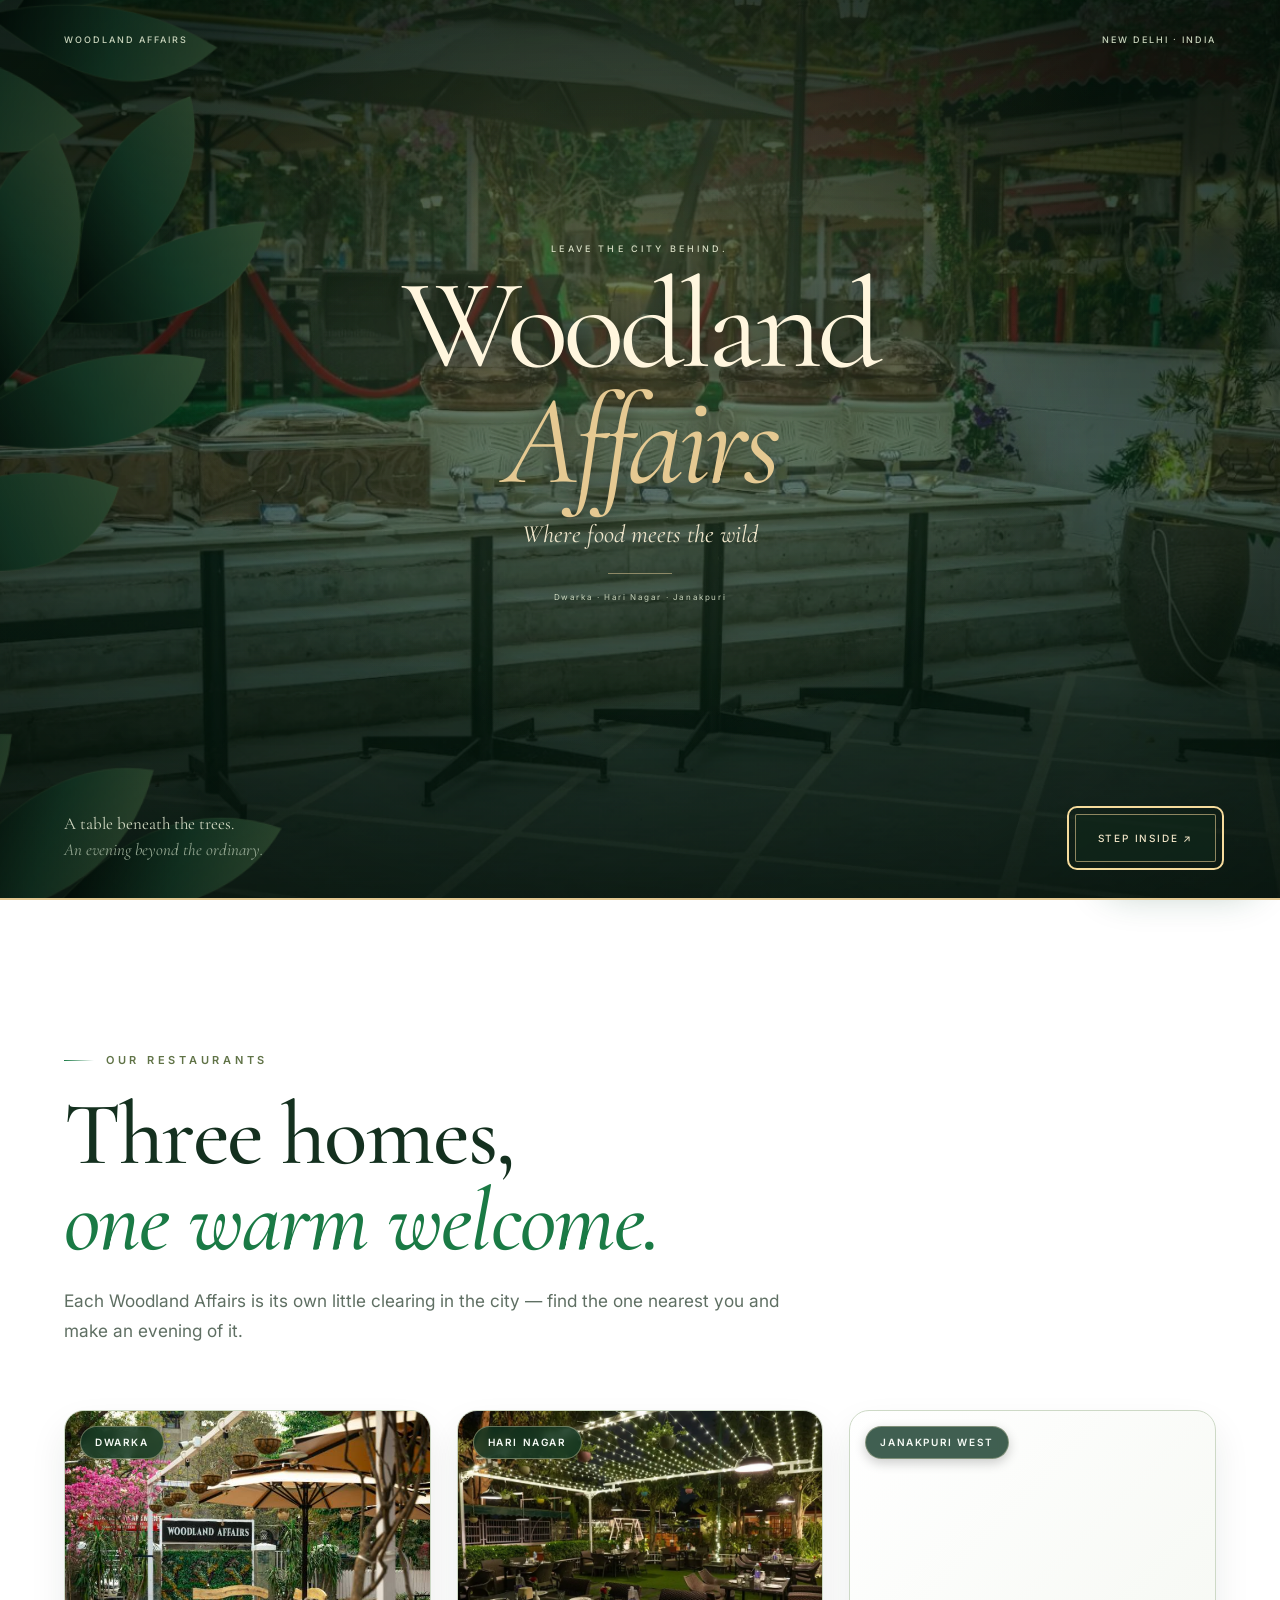
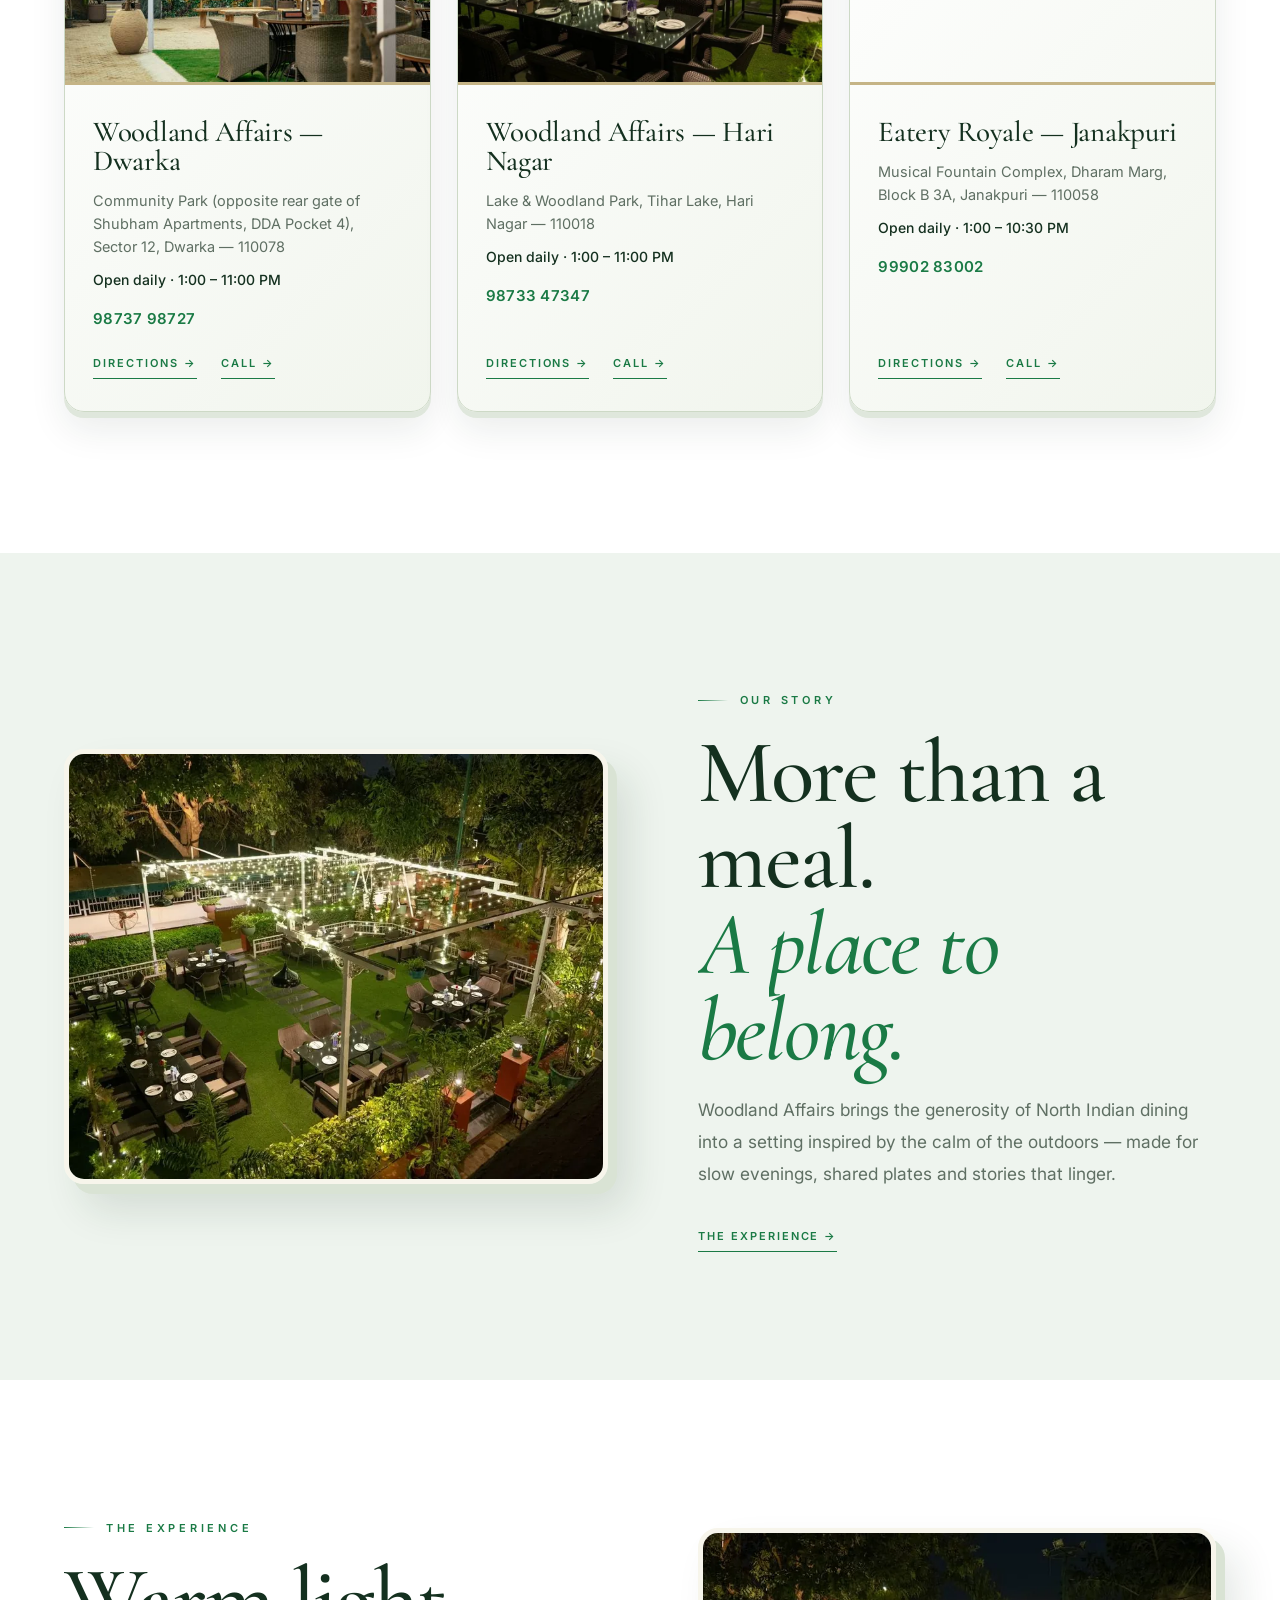
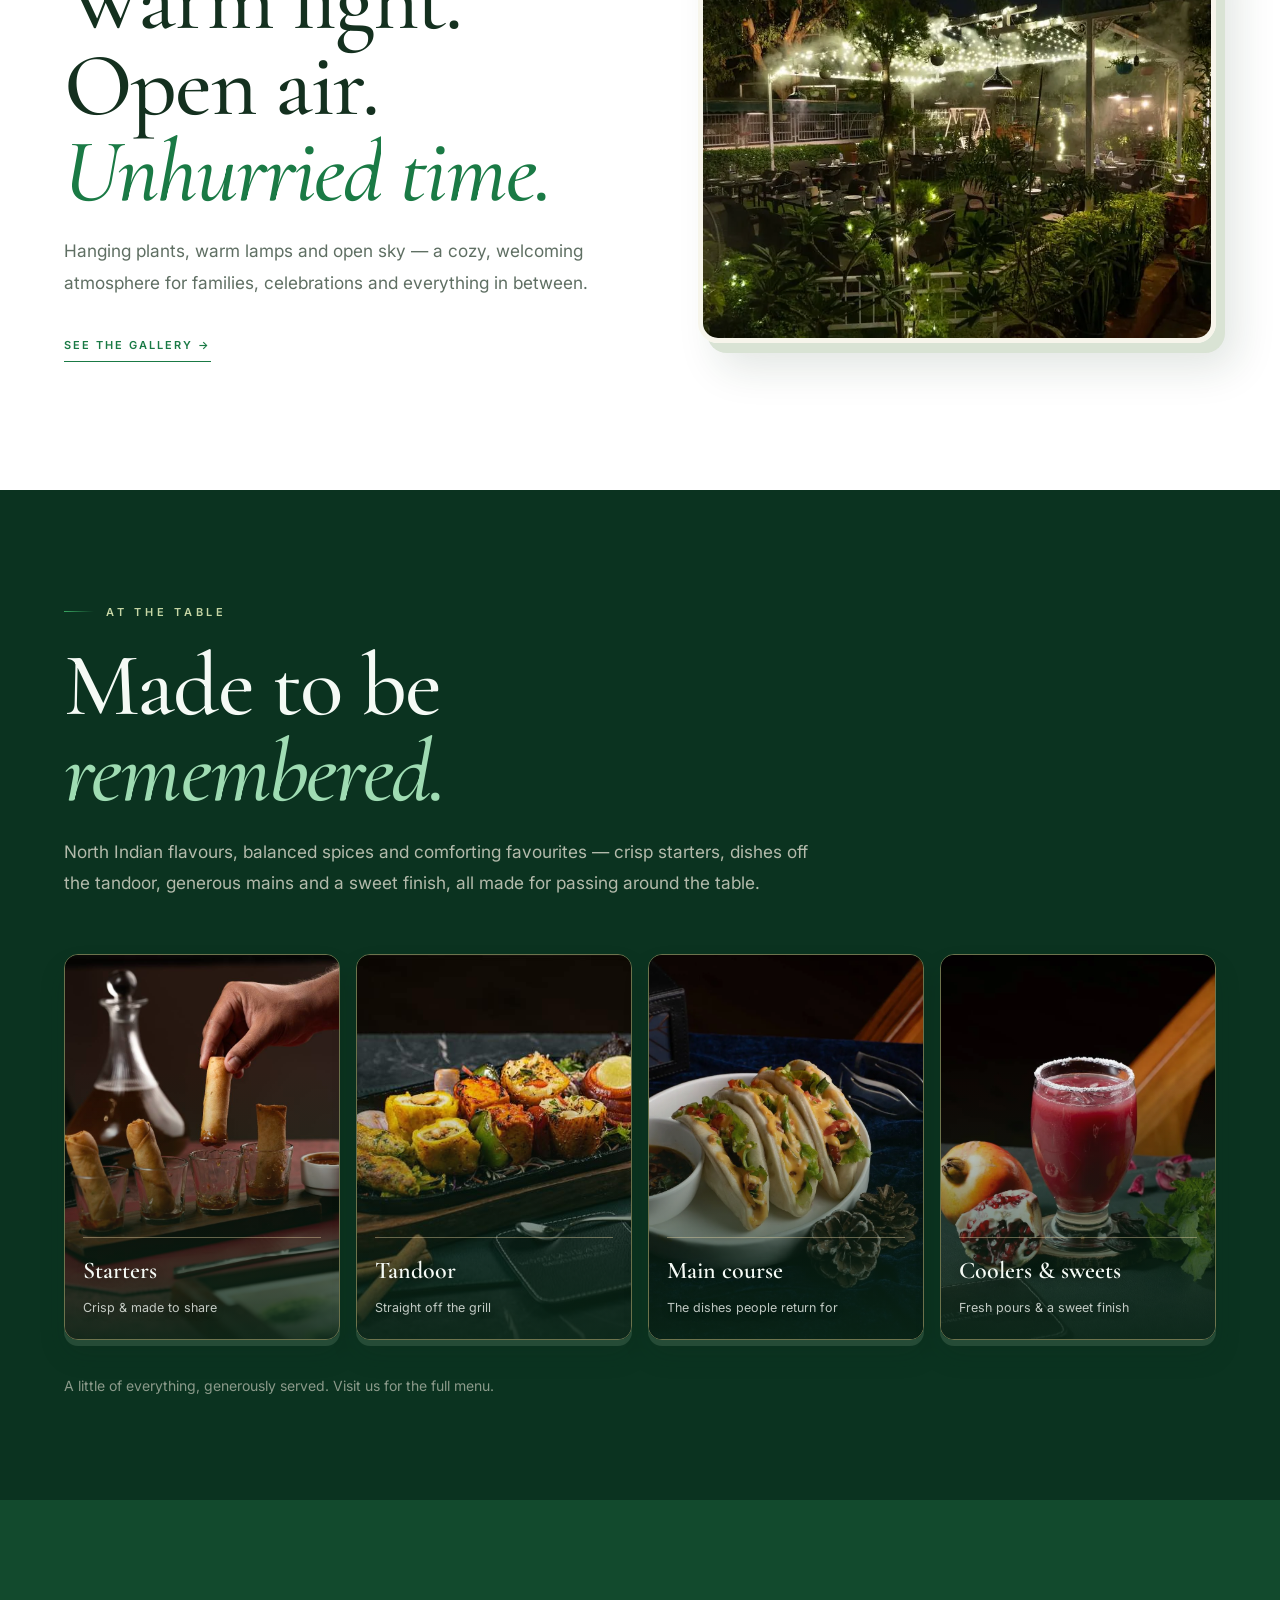
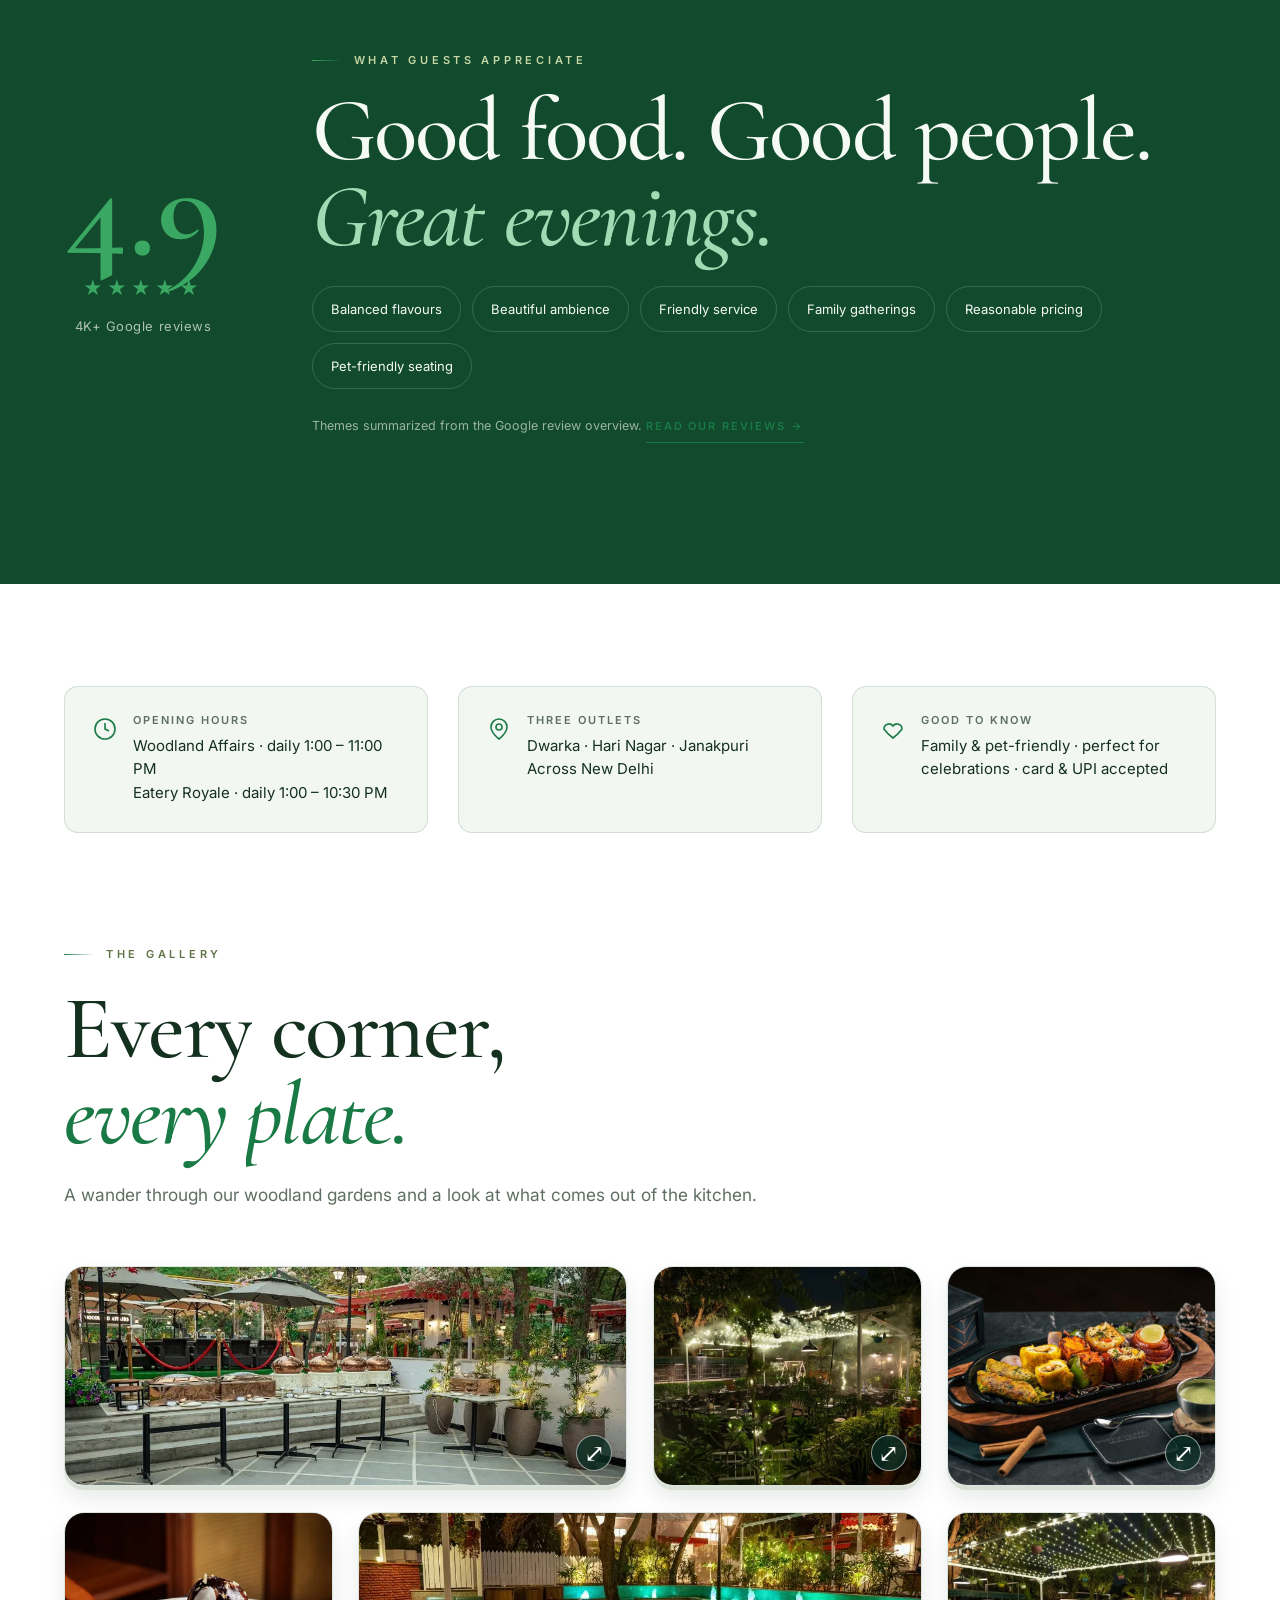
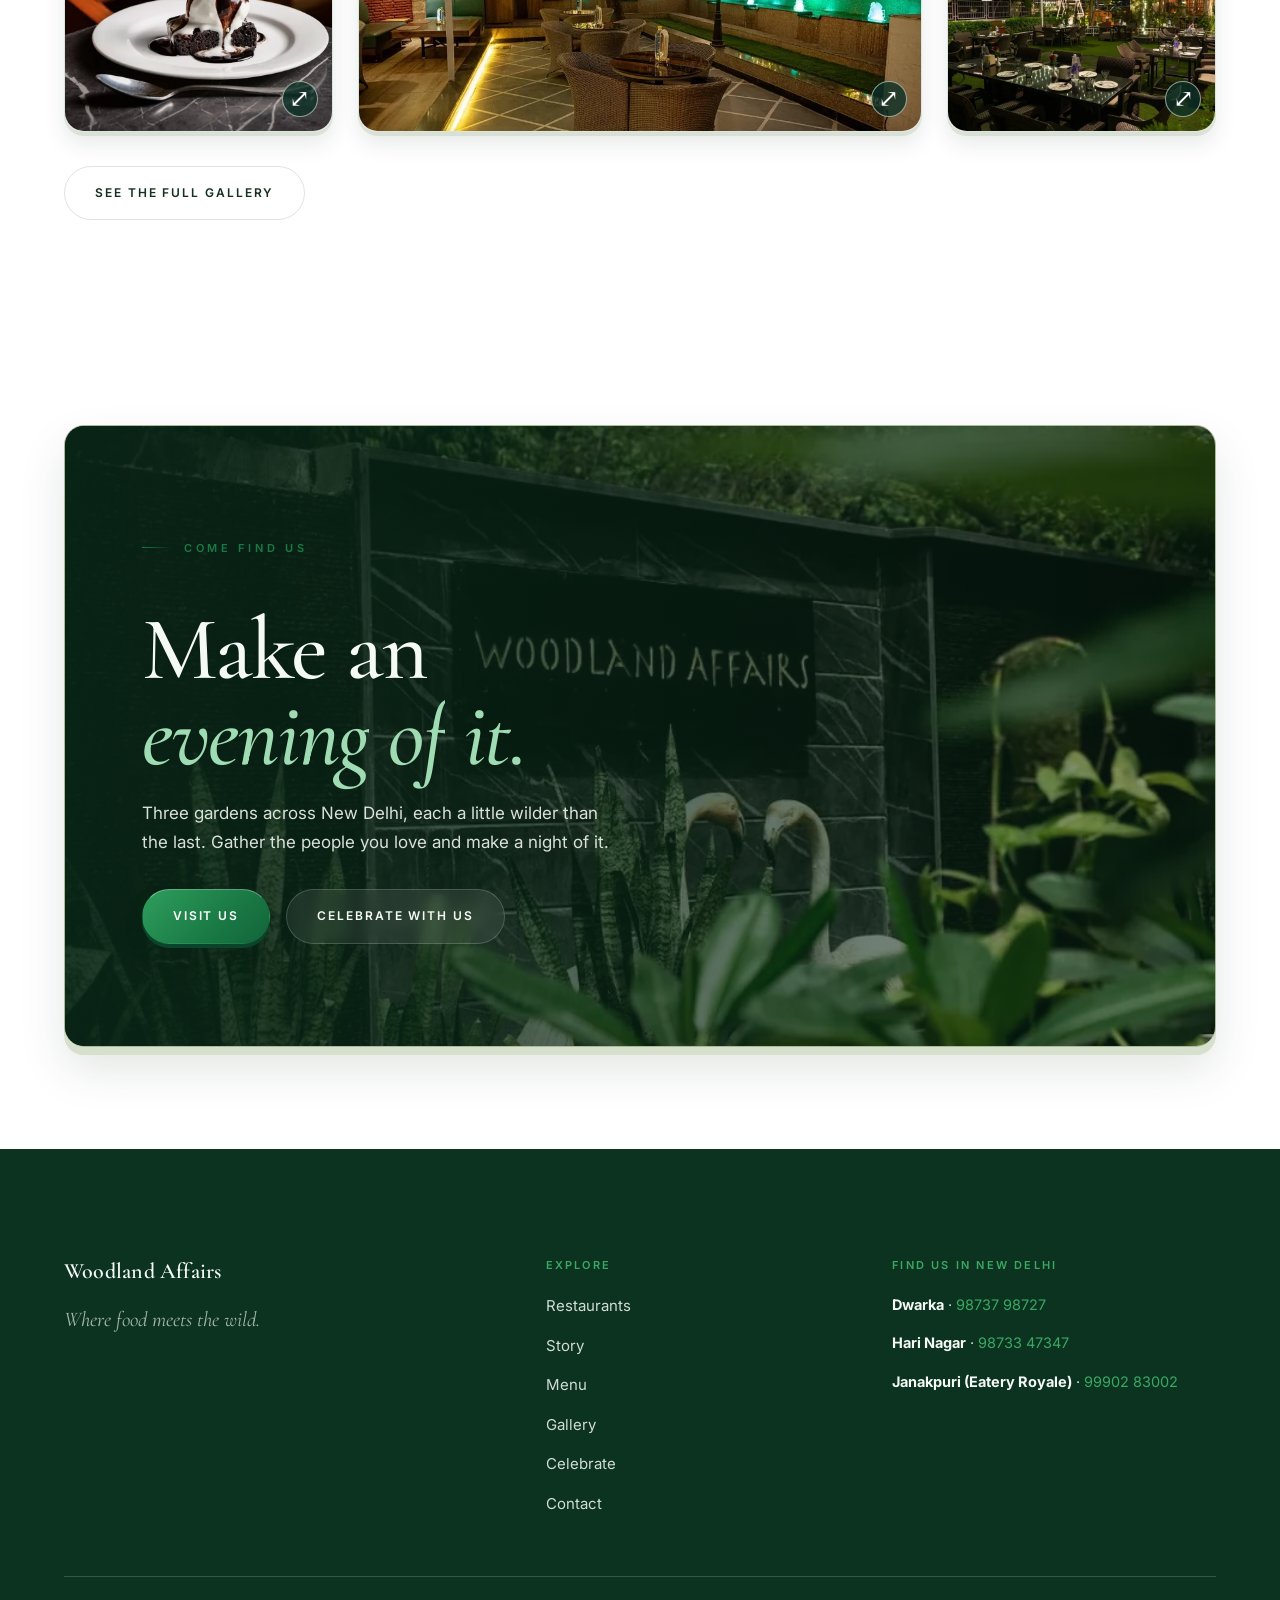
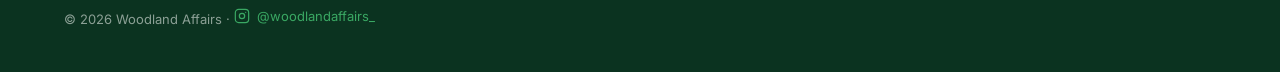
<file: index.html>
<!DOCTYPE html>
<html lang="en">
<head>
  <meta charset="utf-8" />
  <meta name="viewport" content="width=device-width, initial-scale=1" />
  <link rel="preload" as="image" href="images/amb-hero.webp" fetchpriority="high" />
  <link rel="preload" as="image" href="images/intro-leaves.svg" />
  <title>Woodland Affairs | North Indian Garden Dining, New Delhi</title>
  <meta name="description" content="Woodland Affairs — comforting North Indian food and woodland-inspired garden dining across three New Delhi outlets: Dwarka, Hari Nagar and Janakpuri. Where food meets the wild." />
  <meta property="og:title" content="Woodland Affairs — Where food meets the wild" />
  <meta property="og:description" content="North Indian food and woodland garden dining across three New Delhi outlets." />
  <meta property="og:image" content="images/amb-hero.webp" />
  <meta property="og:type" content="website" />
  <meta name="twitter:card" content="summary_large_image" />
  <meta name="twitter:image" content="images/amb-hero.webp" />
  <meta name="theme-color" content="#060d09" />
  <link rel="icon" type="image/png" href="favicon.png?v=20261002-wa" />
  <link rel="preconnect" href="https://fonts.googleapis.com" />
  <link rel="preconnect" href="https://fonts.gstatic.com" crossorigin />
  <link href="https://fonts.googleapis.com/css2?family=Cormorant+Garamond:ital,wght@0,400;0,500;0,600;0,700;1,400;1,500;1,600&family=Inter:wght@400;500;600;700&display=swap" rel="stylesheet" media="print" onload="this.media='all'" /><noscript><link href="https://fonts.googleapis.com/css2?family=Cormorant+Garamond:ital,wght@0,400;0,500;0,600;0,700;1,400;1,500;1,600&family=Inter:wght@400;500;600;700&display=swap" rel="stylesheet" /></noscript>
  <script>document.documentElement.className += " js";</script>
  <link rel="stylesheet" href="theme.css?v=20261013-no-video-buttons" />

  <!-- Local SEO structured data (3 outlets) -->
  <script type="application/ld+json">
  {"@context":"https://schema.org","@type":"Restaurant","name":"Woodland Affairs — Dwarka","servesCuisine":"North Indian","priceRange":"₹₹","image":"images/wa-dwarka.jpg","telephone":"+91-98737-98727","address":{"@type":"PostalAddress","streetAddress":"Community Park, opposite rear gate of Shubham Apartments, DDA Pocket 4, Sector 12, Dwarka","addressLocality":"New Delhi","postalCode":"110078","addressCountry":"IN"},"openingHours":"Mo-Su 13:00-23:00"}
  </script>
  <script type="application/ld+json">
  {"@context":"https://schema.org","@type":"Restaurant","name":"Woodland Affairs — Hari Nagar","servesCuisine":"North Indian","priceRange":"₹₹","image":"images/amb-hari-green.jpg","telephone":"+91-98733-47347","address":{"@type":"PostalAddress","streetAddress":"Lake & Woodland Park, Tihar Lake, Hari Nagar","addressLocality":"New Delhi","postalCode":"110018","addressCountry":"IN"},"openingHours":"Mo-Su 13:00-23:00"}
  </script>
  <script type="application/ld+json">
  {"@context":"https://schema.org","@type":"Restaurant","name":"Eatery Royale — Janakpuri","servesCuisine":"North Indian","priceRange":"₹₹","image":"images/wa-janakpuri.jpg","telephone":"+91-99902-83002","address":{"@type":"PostalAddress","streetAddress":"Musical Fountain Complex, Dharam Marg, Block B 3A, Janakpuri","addressLocality":"New Delhi","postalCode":"110058","addressCountry":"IN"},"openingHours":"Mo-Su 13:00-22:30"}
  </script>
  <link rel="stylesheet" href="depth.css?v=20261002-audit" />
  <link rel="stylesheet" href="intro.css?v=20261002-audit" />
  <link rel="stylesheet" href="cinematic.css?v=20261002-audit" />
  <link rel="stylesheet" href="photo-viewer.css?v=20261002" />
</head>
<body>
<a class="skip-link" href="#top">Skip to main content</a>

  <!-- ============ SIMPLE LOGO INTRO ============ -->
  <div id="intro" role="dialog" aria-modal="true" aria-label="Welcome to Woodland Affairs">
    <div class="intro__garden" aria-hidden="true"></div>
    <div class="intro__light" aria-hidden="true"></div>
    <div class="intro__foliage intro__foliage--left" aria-hidden="true"></div>
    <div class="intro__foliage intro__foliage--right" aria-hidden="true"></div>
    <p class="intro__edition">Woodland Affairs <span>New Delhi · India</span></p>
    <div class="intro__logo">
      <p class="intro__welcome">Leave the city behind.</p>
      <span class="intro__name">Woodland <em>Affairs</em></span>
      <span class="intro__tag">Where food meets the wild</span>
      <span class="intro__line"></span>
      <p class="intro__places">Dwarka · Hari Nagar · Janakpuri</p>
    </div>
    <p class="intro__caption">A table beneath the trees.<br><em>An evening beyond the ordinary.</em></p>
    <button class="intro__skip" type="button">Step inside ↗</button>
    <div class="intro__bar"></div>
  </div>

  <div class="frame"></div>
  <div class="ambience"></div>

  <!-- NAV -->
<header class="nav always-solid" id="nav">
    <div class="wrap nav__inner">
      <a class="brand" href="index.html#top" aria-label="Woodland Affairs home"><span class="brand__name">Woodland Affairs</span></a>
      <nav class="nav__links" aria-label="Main navigation">
        <a href="index.html#outlets">Restaurants</a>
        <a href="menu.html">Menu</a>
        <a href="gallery.html">Gallery</a>
        <a href="celebrate.html">Celebrate</a>
        <a class="nav__contact" href="contact.html">Contact Us</a>
      </nav>
      <button class="nav__toggle" aria-label="Open navigation" aria-controls="mobile-navigation" aria-expanded="false"><span></span><span></span><span></span></button>
    </div>
    <nav class="nav__panel" id="mobile-navigation" aria-label="Mobile navigation">
        <a href="index.html#outlets">Restaurants</a>
        <a href="menu.html">Menu</a>
        <a href="gallery.html">Gallery</a>
        <a href="celebrate.html">Celebrate</a>
        <a class="nav__contact" href="contact.html">Contact Us</a>
    </nav>
  </header>

  <main id="top">
    <!-- HERO -->
    <section class="hero">
      <div class="hero__media">
        <img srcset="images/amb-hero-480.webp 480w, images/amb-hero-960.webp 960w, images/amb-hero.webp 1500w" sizes="100vw" width="1500" height="1000" decoding="async" loading="eager" fetchpriority="high" src="images/amb-hero.webp" alt="Woodland Affairs garden dining at dusk" />
        <video muted loop playsinline preload="none" poster="images/amb-hero.webp" aria-label="Woodland Affairs garden dining at dusk">
          <source src="video/woodland-affairs-optimized.mp4" type="video/mp4" />
        </video>
      </div>
      <div class="hero__overlay"></div>
      <div class="hero__badge"><strong>4.9</strong><span>★★★★★<br />4K+ Google reviews</span></div>
      <div class="wrap hero__inner">
        <p class="eyebrow hero__eyebrow">Three gardens · New Delhi</p>
        <h1 class="hero__title">
          <span class="reveal-line"><span>A little wild.</span></span>
          <span class="reveal-line"><span><em>A lot delicious.</em></span></span>
        </h1>
        <p class="hero__dek">Comforting North Indian food, warm hospitality and a woodland-inspired atmosphere — an evening under the trees, made to linger.</p>
        <div class="hero__actions">
          <a class="btn btn--brass" href="menu.html">Explore the menu</a>
          <a class="btn btn--on-dark" href="#outlets">Our restaurants</a>
        </div>
      </div>
      <div class="hero__scroll">Scroll</div>
    </section>

    <!-- OUTLETS -->
    <section class="section" id="outlets">
      <div class="wrap">
        <div class="sec-head" data-reveal>
          <p class="eyebrow">Our restaurants</p>
          <h2 class="display">Three homes,<br /><em>one warm welcome.</em></h2>
          <p class="lead">Each Woodland Affairs is its own little clearing in the city — find the one nearest you and make an evening of it.</p>
        </div>
        <div class="outlets-grid">
          <article class="o-card" data-reveal data-tilt>
            <div class="o-card__media"><span class="o-card__tag">Dwarka</span><img srcset="images/wa-dwarka-480.webp 480w, images/wa-dwarka.jpg 720w" sizes="(max-width: 760px) 100vw, 50vw" width="720" height="480" decoding="async" loading="lazy" src="images/wa-dwarka.jpg" alt="Woodland Affairs Dwarka" /></div>
            <div class="o-card__body">
              <h3>Woodland Affairs — Dwarka</h3>
              <address>Community Park (opposite rear gate of Shubham Apartments, DDA Pocket 4), Sector 12, Dwarka — 110078</address>
              <p class="o-card__hours">Open daily · 1:00 – 11:00 PM</p>
              <a class="o-card__phone" href="tel:+919873798727">98737 98727</a>
              <div class="o-card__actions">
                <a class="arrow" href="https://www.google.com/maps/dir/?api=1&destination=Woodland%20Affairs%20Dwarka&destination_place_id=ChIJ02IPdQAbDTkRtB-7GRtT6K8" target="_blank" rel="noreferrer">Directions →</a>
                <a class="arrow" href="tel:+919873798727">Call →</a>
              </div>
            </div>
          </article>
          <article class="o-card" data-reveal data-tilt>
            <div class="o-card__media"><span class="o-card__tag">Hari Nagar</span><img srcset="images/amb-hari-green-480.webp 480w, images/amb-hari-green-960.webp 960w, images/amb-hari-green.jpg 1200w" sizes="(max-width: 760px) 100vw, 50vw" width="1200" height="800" decoding="async" loading="lazy" src="images/amb-hari-green.jpg" alt="Woodland Affairs Hari Nagar" /></div>
            <div class="o-card__body">
              <h3>Woodland Affairs — Hari Nagar</h3>
              <address>Lake &amp; Woodland Park, Tihar Lake, Hari Nagar — 110018</address>
              <p class="o-card__hours">Open daily · 1:00 – 11:00 PM</p>
              <a class="o-card__phone" href="tel:+919873347347">98733 47347</a>
              <div class="o-card__actions">
                <a class="arrow" href="https://www.google.com/maps/dir/?api=1&destination=Woodland%20Affairs%20Hari%20Nagar&destination_place_id=ChIJJ1H35D0DDTkRJaO76Y8jKJ0" target="_blank" rel="noreferrer">Directions →</a>
                <a class="arrow" href="tel:+919873347347">Call →</a>
              </div>
            </div>
          </article>
          <article class="o-card" data-reveal data-tilt>
            <div class="o-card__media"><span class="o-card__tag">Janakpuri West</span><img srcset="images/wa-eatery-royale-web-480.webp 480w, images/wa-eatery-royale-web-960.webp 960w, images/wa-eatery-royale-web.webp 1536w" sizes="(max-width: 760px) 100vw, 50vw" width="1536" height="1024" decoding="async" loading="lazy" src="images/wa-eatery-royale-web.webp" alt="Eatery Royale Janakpuri garden seating at night" /></div>
            <div class="o-card__body">
              <h3>Eatery Royale — Janakpuri</h3>
              <address>Musical Fountain Complex, Dharam Marg, Block B 3A, Janakpuri — 110058</address>
              <p class="o-card__hours">Open daily · 1:00 – 10:30 PM</p>
              <a class="o-card__phone" href="tel:+919990283002">99902 83002</a>
              <div class="o-card__actions">
                <a class="arrow" href="https://www.google.com/maps/dir/?api=1&destination=Eatery%20Royale%20Janakpuri&destination_place_id=ChIJX5eeXqUEDTkRDWiy3zM5HrE" target="_blank" rel="noreferrer">Directions →</a>
                <a class="arrow" href="tel:+919990283002">Call →</a>
              </div>
            </div>
          </article>
        </div>
      </div>
    </section>

    <!-- STORY -->
    <section class="section section--tight" id="story" style="background:var(--paper-2)">
      <div class="wrap">
        <div class="split">
          <div class="split__media" data-reveal><img srcset="images/amb-story-garden-480.webp 480w, images/amb-story-garden-960.webp 960w, images/amb-story-garden.webp 1200w" sizes="(max-width: 760px) 100vw, 50vw" width="1200" height="800" decoding="async" loading="lazy" src="images/amb-story-garden.webp" alt="The garden at night from above, tables on the lawn beneath a canopy of string lights" /></div>
          <div class="split__body" data-reveal>
            <p class="eyebrow">Our story</p>
            <h2 class="display">More than a meal.<br /><em>A place to belong.</em></h2>
            <p class="lead">Woodland Affairs brings the generosity of North Indian dining into a setting inspired by the calm of the outdoors — made for slow evenings, shared plates and stories that linger.</p>
            <a class="arrow" href="#experience">The experience →</a>
          </div>
        </div>
      </div>
    </section>

    <!-- EXPERIENCE -->
    <section class="section" id="experience">
      <div class="wrap">
        <div class="split split--reverse">
          <div class="split__media" data-reveal><img srcset="images/amb-hari-tables-480.webp 480w, images/amb-hari-tables-960.webp 960w, images/amb-hari-tables.jpg 1000w" sizes="(max-width: 760px) 100vw, 50vw" width="1000" height="667" decoding="async" loading="lazy" src="images/amb-hari-tables.jpg" alt="Greenhouse dining under string lights" /></div>
          <div class="split__body" data-reveal>
            <p class="eyebrow">The experience</p>
            <h2 class="display">Warm light.<br />Open air.<br /><em>Unhurried time.</em></h2>
            <p class="lead">Hanging plants, warm lamps and open sky — a cozy, welcoming atmosphere for families, celebrations and everything in between.</p>
            <a class="arrow" href="gallery.html">See the gallery →</a>
          </div>
        </div>
      </div>
    </section>

    <!-- MENU HIGHLIGHTS -->
    <section class="section section--tight band" id="menu" style="background:var(--deep)">
      <div class="wrap">
        <div class="sec-head" data-reveal>
          <p class="eyebrow">At the table</p>
          <h2 class="display" style="color:var(--cream)">Made to be<br /><em>remembered.</em></h2>
          <p class="lead" style="color:rgba(244,238,225,0.72)">North Indian flavours, balanced spices and comforting favourites — crisp starters, dishes off the tandoor, generous mains and a sweet finish, all made for passing around the table.</p>
        </div>
        <div class="menu-cats" data-reveal>
          <div class="mcat"><img srcset="images/food-tall1-480.webp 480w, images/food-tall1.jpg 900w" sizes="(max-width: 760px) 100vw, 50vw" width="900" height="1125" decoding="async" loading="lazy" src="images/food-tall1.jpg" alt="Starters to share" /><span class="mcat__shade"></span><span class="mcat__label"><strong>Starters</strong><span>Crisp &amp; made to share</span></span></div>
          <div class="mcat"><img srcset="images/gal-food-10-480.webp 480w, images/gal-food-10.jpg 850w" sizes="(max-width: 760px) 100vw, 50vw" width="850" height="567" decoding="async" loading="lazy" src="images/gal-food-10.jpg" alt="Tandoor and grills" /><span class="mcat__shade"></span><span class="mcat__label"><strong>Tandoor</strong><span>Straight off the grill</span></span></div>
          <div class="mcat"><img srcset="images/food-tall2-480.webp 480w, images/food-tall2.webp 900w" sizes="(max-width: 760px) 100vw, 50vw" width="900" height="1350" decoding="async" loading="lazy" src="images/food-tall2.webp" alt="Guest favourite main course" /><span class="mcat__shade"></span><span class="mcat__label"><strong>Main course</strong><span>The dishes people return for</span></span></div>
          <div class="mcat"><img srcset="images/food-tall3-480.webp 480w, images/food-tall3.webp 900w" sizes="(max-width: 760px) 100vw, 50vw" width="900" height="1125" decoding="async" loading="lazy" src="images/food-tall3.webp" alt="Coolers and desserts" /><span class="mcat__shade"></span><span class="mcat__label"><strong>Coolers &amp; sweets</strong><span>Fresh pours &amp; a sweet finish</span></span></div>
        </div>
        <p style="color:rgba(244,238,225,0.55);font-size:14px;margin-top:34px" data-reveal>A little of everything, generously served. Visit us for the full menu.</p>
      </div>
    </section>

    <!-- REVIEWS -->
    <section class="section band" style="background:var(--forest)">
      <div class="wrap reviews">
        <div class="reviews__score" data-reveal>
          <div class="num">4.9</div>
          <div class="stars">★★★★★</div>
          <div class="cnt">4K+ Google reviews</div>
        </div>
        <div class="reviews__body" data-reveal>
          <p class="eyebrow">What guests appreciate</p>
          <h2 class="display">Good food. Good people.<br /><em>Great evenings.</em></h2>
          <div class="tags">
            <span>Balanced flavours</span>
            <span>Beautiful ambience</span>
            <span>Friendly service</span>
            <span>Family gatherings</span>
            <span>Reasonable pricing</span>
            <span>Pet-friendly seating</span>
          </div>
          <p class="reviews__note">Themes summarized from the Google review overview. <a class="arrow" href="https://www.google.com/maps/search/?api=1&amp;query=Woodland%20Affairs%20Dwarka&amp;query_place_id=ChIJ02IPdQAbDTkRtB-7GRtT6K8" target="_blank" rel="noreferrer">Read our reviews →</a></p>
        </div>
      </div>
    </section>

    <!-- INFO / HOURS -->
    <section class="section section--tight">
      <div class="wrap">
        <div class="info-strip" data-reveal>
          <div class="item">
            <span class="ic"><svg viewBox="0 0 24 24" fill="none" stroke="currentColor" stroke-width="1.6"><circle cx="12" cy="12" r="10"/><path d="M12 6v6l4 2"/></svg></span>
            <div><h4>Opening hours</h4><p>Woodland Affairs · daily 1:00 – 11:00 PM<br />Eatery Royale · daily 1:00 – 10:30 PM</p></div>
          </div>
          <div class="item">
            <span class="ic"><svg viewBox="0 0 24 24" fill="none" stroke="currentColor" stroke-width="1.6"><path d="M20 10c0 6-8 12-8 12s-8-6-8-12a8 8 0 0 1 16 0z"/><circle cx="12" cy="10" r="3"/></svg></span>
            <div><h4>Three outlets</h4><p>Dwarka · Hari Nagar · Janakpuri<br />Across New Delhi</p></div>
          </div>
          <div class="item">
            <span class="ic"><svg viewBox="0 0 24 24" fill="none" stroke="currentColor" stroke-width="1.6"><path d="M12 21s-6-4.5-9-9a5 5 0 0 1 9-3 5 5 0 0 1 9 3c-3 4.5-9 9-9 9z"/></svg></span>
            <div><h4>Good to know</h4><p>Family &amp; pet-friendly · perfect for celebrations · card &amp; UPI accepted</p></div>
          </div>
        </div>
      </div>
    </section>

    <!-- GALLERY TEASER -->
    <section class="section section--tight" id="gallery-teaser" style="padding-top:0">
      <div class="wrap">
        <div class="sec-head" data-reveal>
          <p class="eyebrow">The gallery</p>
          <h2 class="display">Every corner,<br /><em>every plate.</em></h2>
          <p class="lead">A wander through our woodland gardens and a look at what comes out of the kitchen.</p>
        </div>
        <div class="teaser-grid" data-reveal>
          <figure class="wide"><img srcset="images/amb-dwarka-eve-480.webp 480w, images/amb-dwarka-eve-960.webp 960w, images/amb-dwarka-eve.jpg 1000w" sizes="(max-width: 760px) 100vw, 50vw" width="1000" height="667" decoding="async" loading="lazy" src="images/amb-dwarka-eve.jpg" alt="Amber evening over the outdoor seating" /></figure>
          <figure><img srcset="images/amb-hari-tables-480.webp 480w, images/amb-hari-tables-960.webp 960w, images/amb-hari-tables.jpg 1000w" sizes="(max-width: 760px) 100vw, 50vw" width="1000" height="667" decoding="async" loading="lazy" src="images/amb-hari-tables.jpg" alt="Greenhouse dining" /></figure>
          <figure><img srcset="images/gal-food-10-480.webp 480w, images/gal-food-10.jpg 850w" sizes="(max-width: 760px) 100vw, 50vw" width="850" height="567" decoding="async" loading="lazy" src="images/gal-food-10.jpg" alt="Paneer tikka on a board" /></figure>
          <figure><img srcset="images/food-land2-480.webp 480w, images/food-land2-960.webp 960w, images/food-land2.jpg 1100w" sizes="(max-width: 760px) 100vw, 50vw" width="1100" height="733" decoding="async" loading="lazy" src="images/food-land2.jpg" alt="A molten chocolate dessert" /></figure>
          <figure class="wide"><img srcset="images/wa-celebrate-480.webp 480w, images/wa-celebrate-960.webp 960w, images/wa-celebrate.jpg 1200w" sizes="(max-width: 760px) 100vw, 50vw" width="1200" height="800" decoding="async" loading="lazy" src="images/wa-celebrate.jpg" alt="Warm lamps at night" /></figure>
          <figure><img srcset="images/amb-hari-green-480.webp 480w, images/amb-hari-green-960.webp 960w, images/amb-hari-green.jpg 1200w" sizes="(max-width: 760px) 100vw, 50vw" width="1200" height="800" decoding="async" loading="lazy" src="images/amb-hari-green.jpg" alt="String-lit garden" /></figure>
        </div>
        <div style="margin-top:34px" data-reveal><a class="btn btn--ghost" href="gallery.html">See the full gallery</a></div>
      </div>
    </section>

    <!-- CTA STRIP -->
    <section class="section section--tight">
      <div class="wrap">
        <div class="cta-strip" data-reveal>
          <img srcset="images/amb-hari-sign-480.webp 480w, images/amb-hari-sign-960.webp 960w, images/amb-hari-sign.webp 1000w" sizes="(max-width: 760px) 100vw, 50vw" width="1000" height="664" decoding="async" loading="lazy" src="images/amb-hari-sign.webp" alt="The Woodland Affairs sign amid greenery" />
          <div class="cta-strip__shade"></div>
          <div class="cta-strip__inner">
            <p class="eyebrow" style="color:var(--brass)">Come find us</p>
            <h2 class="display">Make an<br /><em>evening of it.</em></h2>
            <p>Three gardens across New Delhi, each a little wilder than the last. Gather the people you love and make a night of it.</p>
            <div class="hero__actions" style="margin-top:0">
              <a class="btn btn--brass" href="contact.html">Visit us</a>
              <a class="btn btn--on-dark" href="celebrate.html">Celebrate with us</a>
            </div>
          </div>
        </div>
      </div>
    </section>
  </main>

  <!-- FOOTER -->
  <footer class="footer">
    <div class="wrap">
      <div class="footer__grid">
        <div class="footer__brand">
          <a class="brand" href="#top"><span class="brand__name">Woodland Affairs</span></a>
          <p>Where food meets the wild.</p>
        </div>
        <div>
          <h4>Explore</h4>
          <div class="footer__links">
            <a href="#outlets">Restaurants</a>
            <a href="#story">Story</a>
            <a href="menu.html">Menu</a>
            <a href="gallery.html">Gallery</a>
            <a href="celebrate.html">Celebrate</a>
            <a href="contact.html">Contact</a>
          </div>
        </div>
        <div class="footer__contact">
          <h4>Find us in New Delhi</h4>
          <p><strong style="color:var(--cream)">Dwarka</strong> · <a href="tel:+919873798727">98737 98727</a></p>
          <p><strong style="color:var(--cream)">Hari Nagar</strong> · <a href="tel:+919873347347">98733 47347</a></p>
          <p><strong style="color:var(--cream)">Janakpuri (Eatery Royale)</strong> · <a href="tel:+919990283002">99902 83002</a></p>
        </div>
      </div>
      <div class="footer__bottom">
        <span>© 2026 Woodland Affairs · <a class="footer__instagram" href="https://www.instagram.com/woodlandaffairs_/" target="_blank" rel="noopener noreferrer" aria-label="Woodland Affairs on Instagram: @woodlandaffairs_"><svg viewBox="0 0 24 24" fill="none" stroke="currentColor" stroke-width="1.8" stroke-linecap="round" stroke-linejoin="round" aria-hidden="true"><rect x="2" y="2" width="20" height="20" rx="5"/><circle cx="12" cy="12" r="4"/><circle cx="17.5" cy="6.5" r="1" fill="currentColor" stroke="none"/></svg>@woodlandaffairs_</a></span>
        
      </div>
    </div>
  </footer>

  <!-- FLOATING CALL -->
  <a class="fab-call" href="https://wa.me/919873347347?text=Hello%20Woodland%20Affairs%21%20I%20would%20like%20to%20enquire%20about%20booking%20a%20table." target="_blank" rel="noopener" aria-label="Message Woodland Affairs on WhatsApp about a table">
    <svg viewBox="0 0 24 24" fill="none" stroke="currentColor" stroke-width="2"><path d="M22 16.9v3a2 2 0 0 1-2.2 2 19.8 19.8 0 0 1-8.6-3 19.5 19.5 0 0 1-6-6 19.8 19.8 0 0 1-3-8.6A2 2 0 0 1 4.1 2h3a2 2 0 0 1 2 1.7c.1 1 .4 1.9.7 2.8a2 2 0 0 1-.5 2.1L8.1 9.9a16 16 0 0 0 6 6l1.3-1.3a2 2 0 0 1 2.1-.4c.9.3 1.8.6 2.8.7a2 2 0 0 1 1.7 2z"/></svg>
    <span>Chat with us</span>
  </a>

  <script src="intro.js?v=20261013-review"></script>
  <script src="app.js?v=20261013-review"></script>
  <script src="cinematic.js?v=20261013-no-video-buttons"></script>
  <script src="photo-viewer.js?v=20261002-static-only"></script>
</body>
</html>
</file>
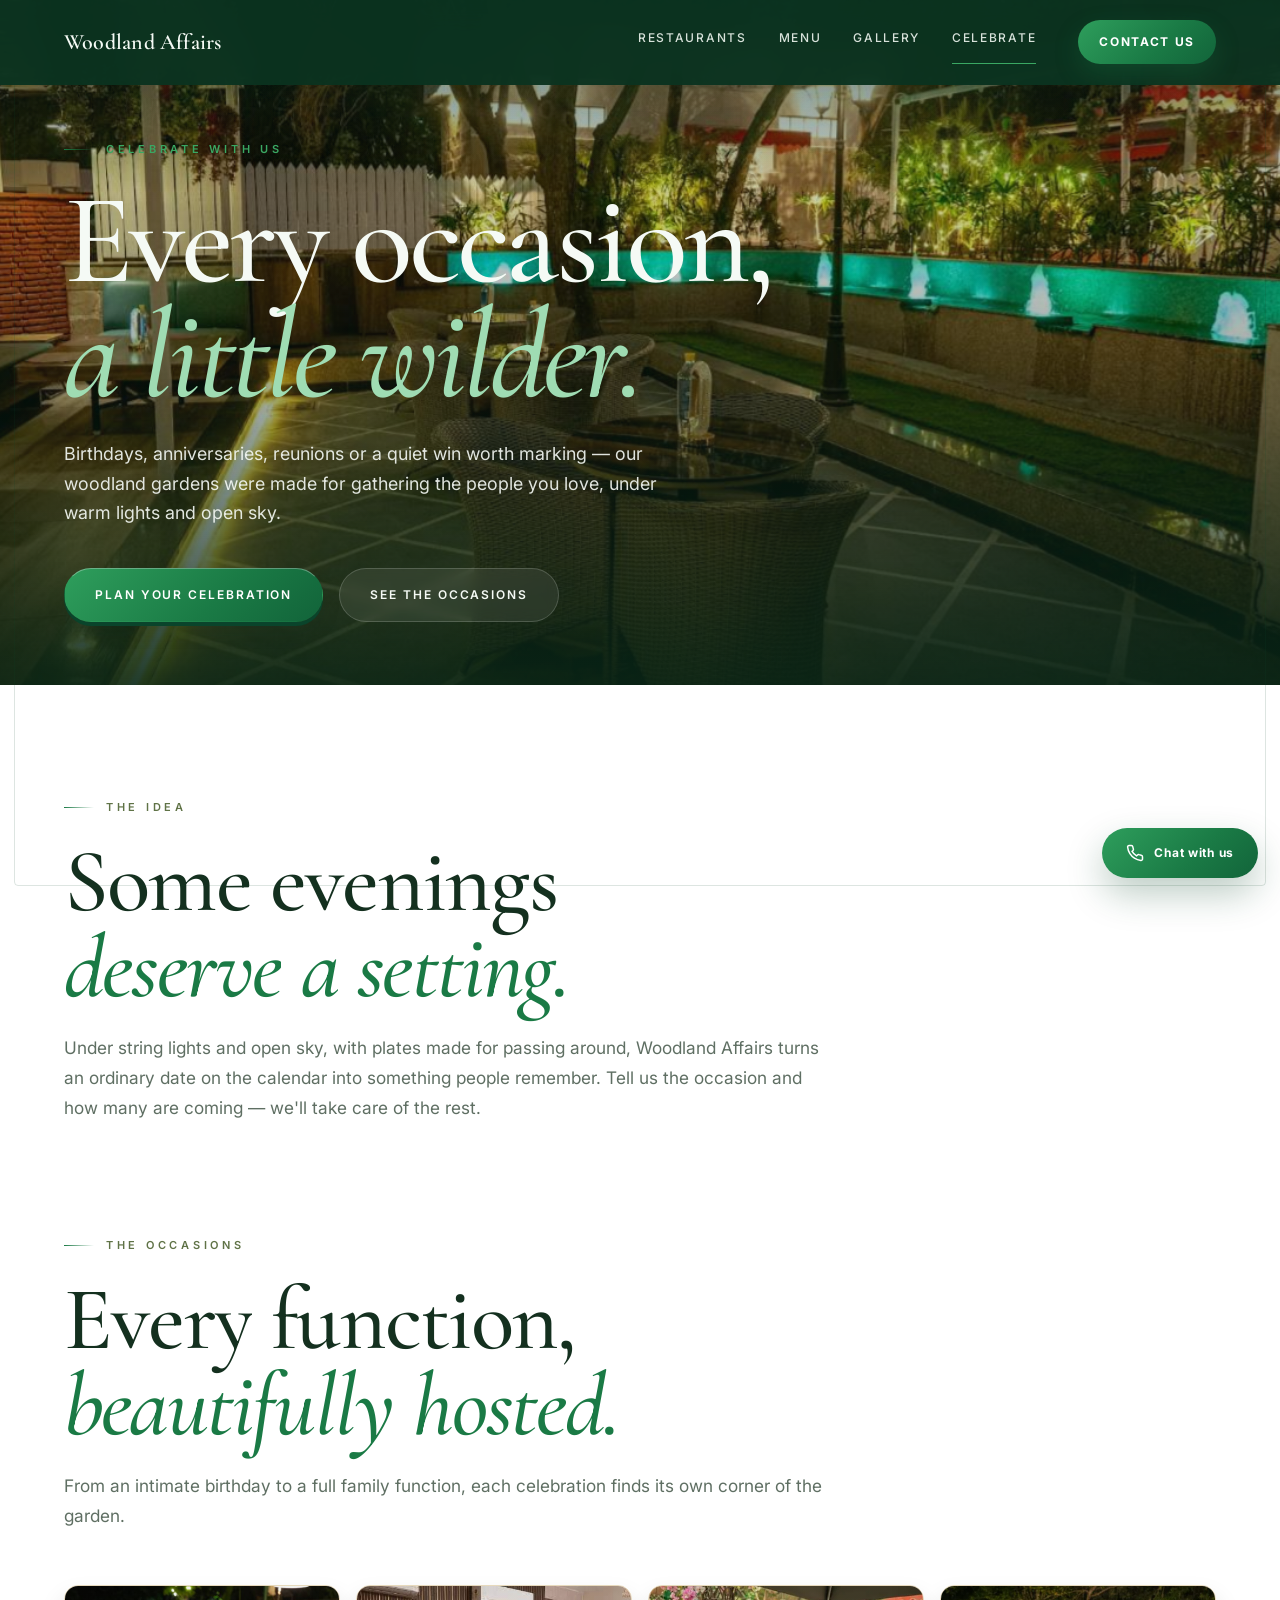
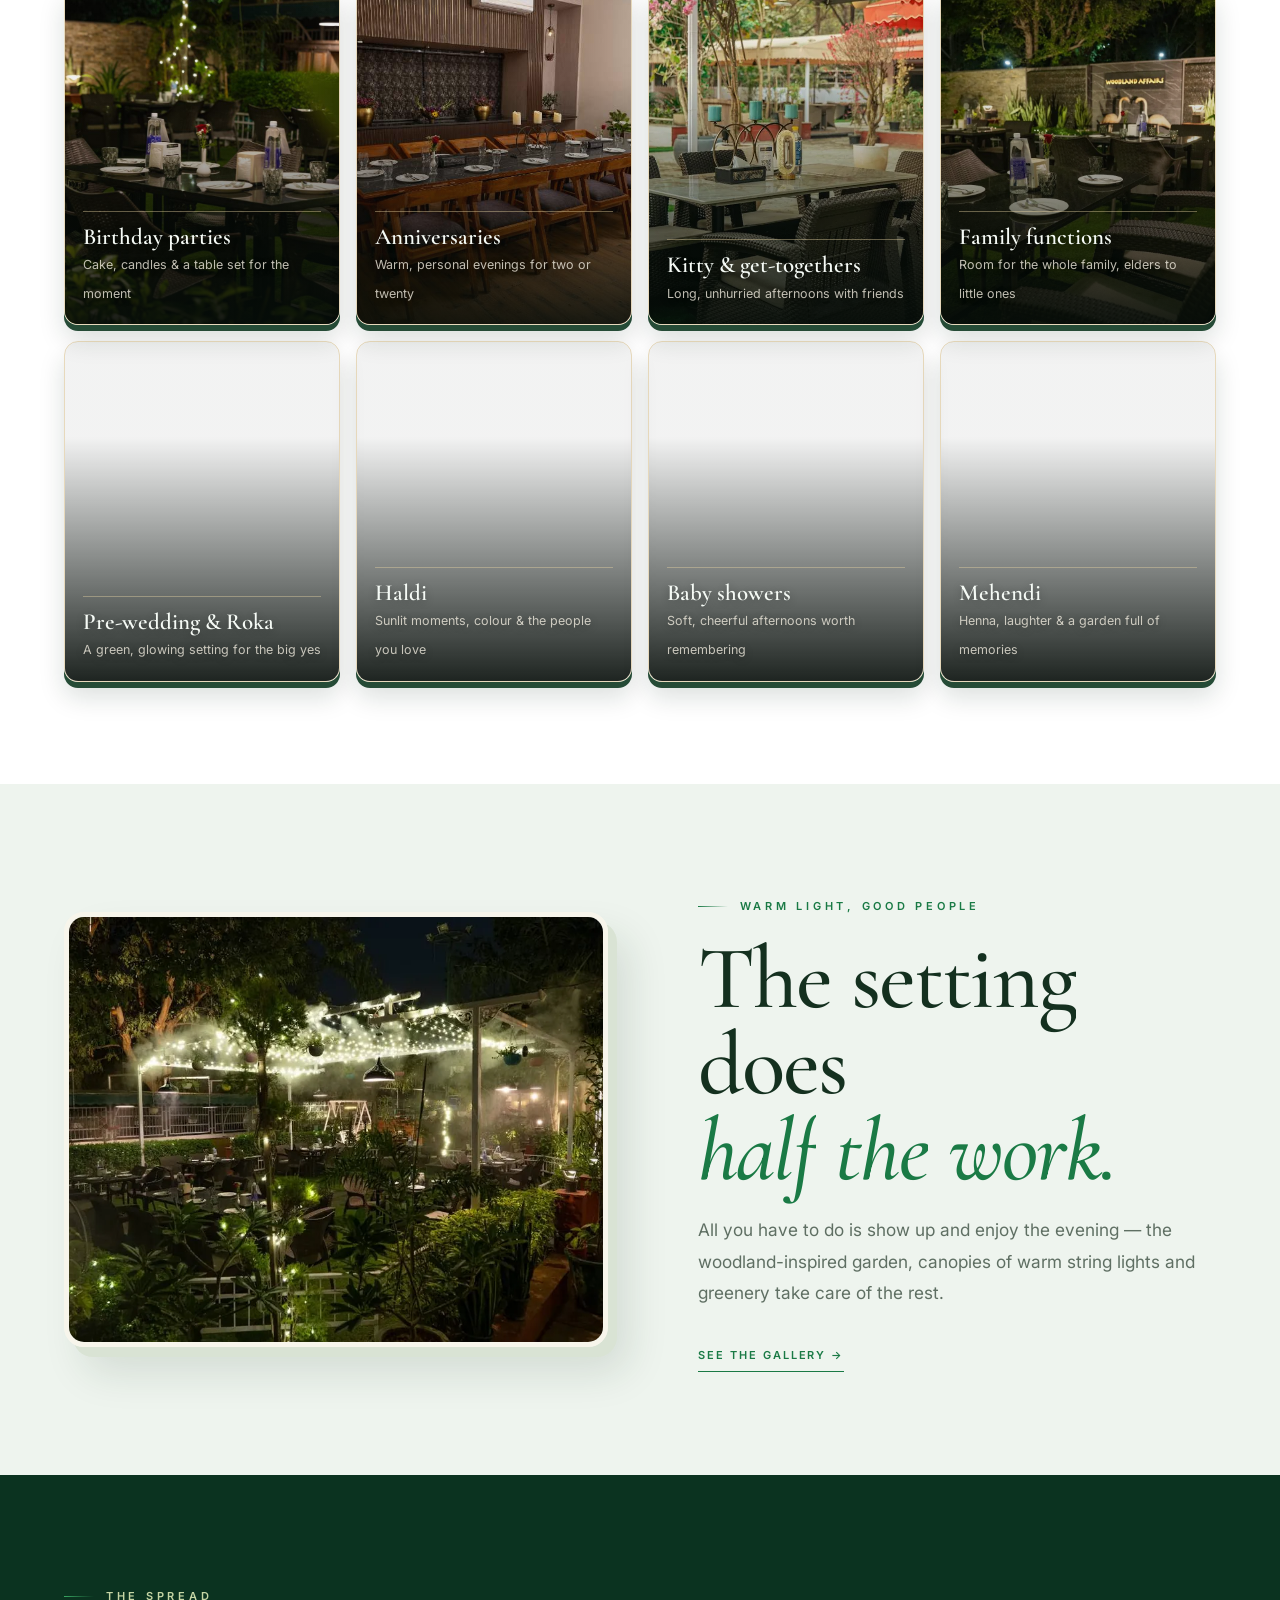
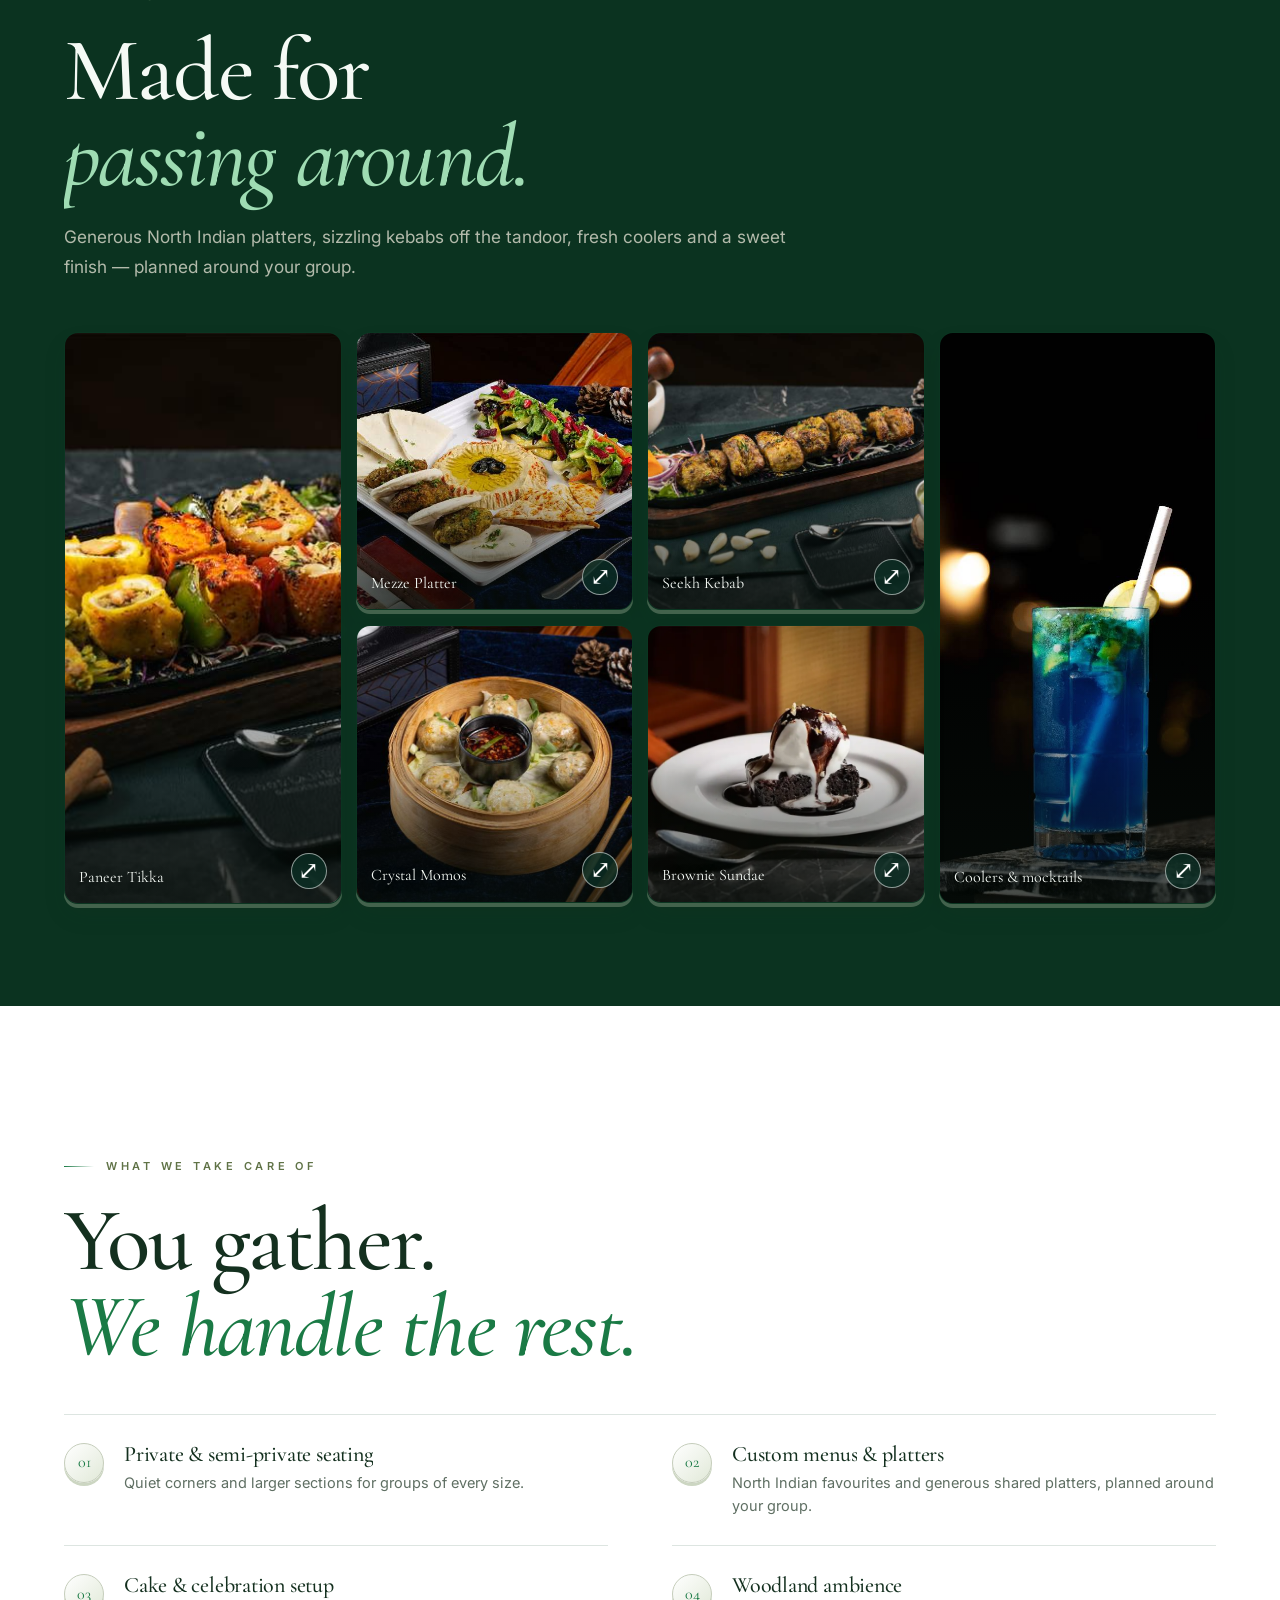
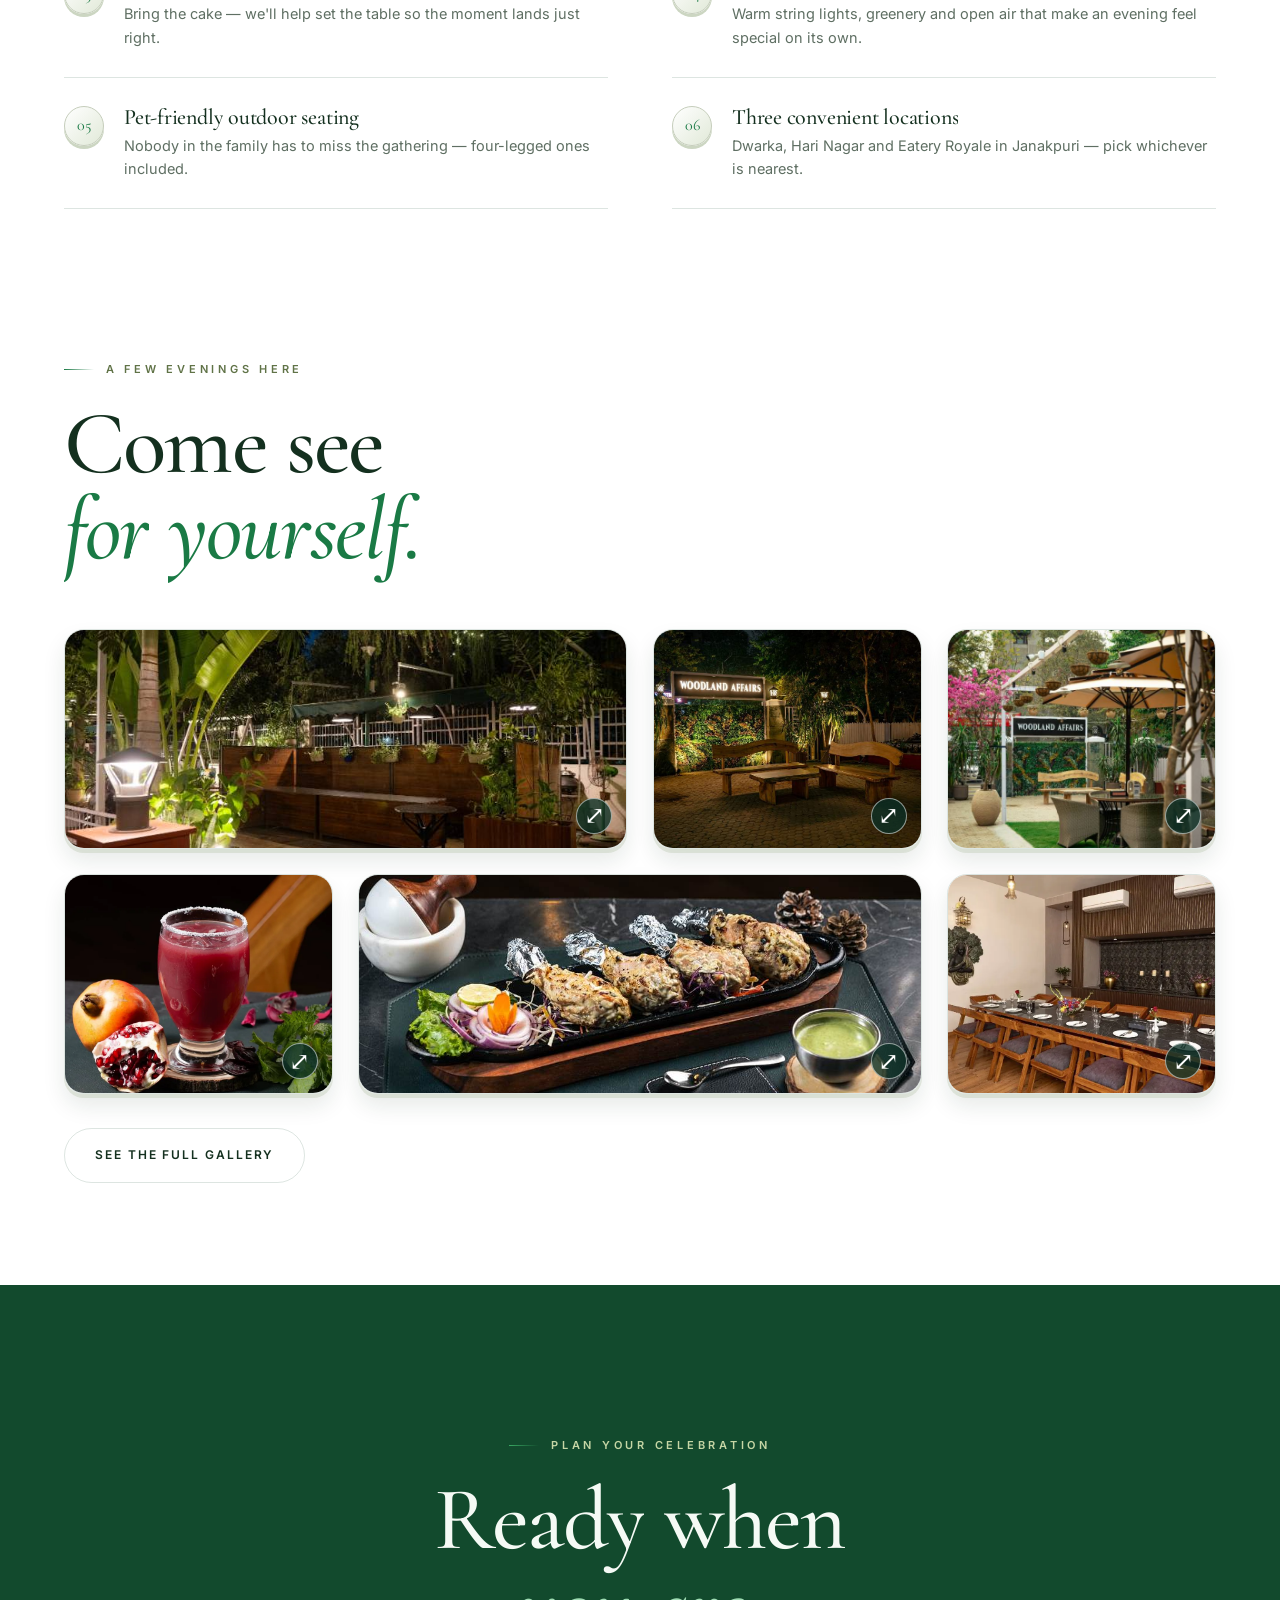
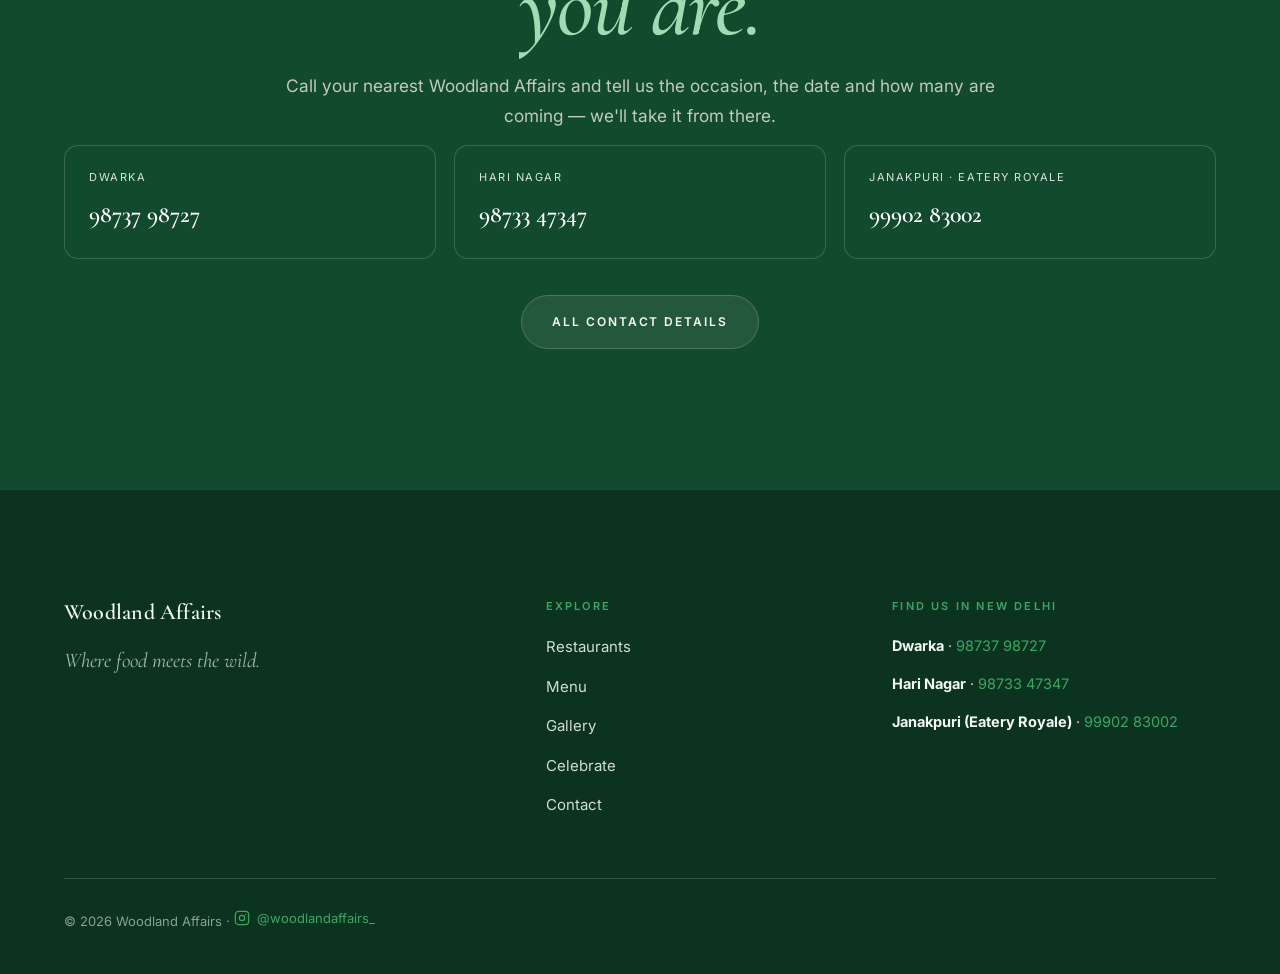
<file: celebrate.html>
<!DOCTYPE html>
<html lang="en">
<head>
  <meta charset="utf-8" />
  <meta name="viewport" content="width=device-width, initial-scale=1" />
  <title>Celebrate With Us | Woodland Affairs</title>
  <meta name="description" content="Birthdays, anniversaries, kitty parties, pre-wedding functions, Haldi and Mehendi celebrations at Woodland Affairs — a woodland-inspired garden setting in New Delhi made for gathering." />
  <meta property="og:title" content="Celebrate With Us — Woodland Affairs" />
  <meta property="og:description" content="Every occasion, a little wilder." />
  <meta property="og:image" content="images/wa-celebrate.jpg" />
  <meta name="theme-color" content="#060d09" />
  <link rel="icon" type="image/png" href="favicon.png?v=20261002-wa" />
  <link rel="preconnect" href="https://fonts.googleapis.com" />
  <link rel="preconnect" href="https://fonts.gstatic.com" crossorigin />
  <link rel="preload" as="image" href="images/wa-celebrate.jpg" fetchpriority="high" />
  <link href="https://fonts.googleapis.com/css2?family=Cormorant+Garamond:ital,wght@0,400;0,500;0,600;0,700;1,400;1,500;1,600&family=Inter:wght@400;500;600;700&display=swap" rel="stylesheet" media="print" onload="this.media='all'" /><noscript><link href="https://fonts.googleapis.com/css2?family=Cormorant+Garamond:ital,wght@0,400;0,500;0,600;0,700;1,400;1,500;1,600&family=Inter:wght@400;500;600;700&display=swap" rel="stylesheet" /></noscript>
  <script>document.documentElement.className += " js";</script>
  <link rel="stylesheet" href="theme.css?v=20261013-no-video-buttons" />
  <!-- Local venue photos keep the celebration page independent of Drive image requests. -->
  <style>
    .func-grid { display:grid; grid-template-columns:repeat(4,1fr); gap:16px; margin-top:54px; }
    .func { position:relative; border-radius:var(--radius-lg); overflow:hidden; aspect-ratio:3/3.7; border:1px solid var(--line); display:block; }
    .func img { width:100%; height:100%; object-fit:cover; transition:transform 1.3s var(--ease); }
    .func:hover img { transform:scale(1.08); }
    .func__shade { position:absolute; inset:0; background:linear-gradient(180deg, rgba(6,13,9,0.05) 28%, rgba(6,13,9,0.9) 100%); }
    .func__label { position:absolute; left:18px; right:18px; bottom:18px; z-index:2; }
    .func__label strong { font-family:var(--font-display); font-weight:600; font-size:23px; color:var(--cream); display:block; line-height:1.05; }
    .func__label span { font-size:12.5px; color:rgba(244,238,225,0.78); }
    @media (max-width:900px){ .func-grid { grid-template-columns:1fr 1fr; } }

    .spread { display:grid; grid-template-columns:repeat(4,1fr); grid-auto-rows:1fr; gap:14px; margin-top:50px; }
    .spread figure { margin:0; border-radius:var(--radius-lg); overflow:hidden; border:1px solid var(--line); aspect-ratio:1/1; position:relative; }
    .spread figure.tall { grid-row:span 2; aspect-ratio:1/2.06; }
    .spread img { width:100%; height:100%; object-fit:cover; transition:transform 1.3s var(--ease); }
    .spread figure:hover img { transform:scale(1.07); }
    .spread figcaption { position:absolute; left:14px; bottom:12px; z-index:2; color:var(--cream); font-family:var(--font-display); font-size:16px; text-shadow:0 2px 12px rgba(0,0,0,0.6); }
    .spread .sc-shade { position:absolute; inset:0; background:linear-gradient(180deg,transparent 45%,rgba(6,13,9,0.75)); }
    @media (max-width:820px){ .spread { grid-template-columns:1fr 1fr; } .spread figure.tall{ grid-row:span 1; aspect-ratio:1/1; } }

    .care { display:grid; grid-template-columns:1fr 1fr; gap:0 clamp(30px,5vw,64px); border-top:1px solid var(--line); margin-top:44px; }
    .care .item { border-bottom:1px solid var(--line); padding:28px 0; display:flex; gap:20px; }
    .care .n { color:var(--brass); font-family:var(--font-display); font-size:16px; padding-top:3px; }
    .care h3 { font-size:22px; margin-bottom:6px; color:var(--ink); }
    .care p { color:var(--muted); font-size:14.5px; line-height:1.6; }
    @media (max-width:820px){ .care { grid-template-columns:1fr; } }

    .enq-phones { display:grid; grid-template-columns:repeat(3,1fr); gap:18px; margin-top:14px; }
    .enq-phones a { display:block; background:var(--glass); border:1px solid var(--line-d); border-radius:var(--radius-lg); padding:22px 24px; color:var(--cream); transition:border-color .3s ease, transform .5s var(--ease); }
    .enq-phones a:hover { border-color:rgba(255,255,255,0.7); transform:translateY(-4px); }
    .enq-phones span { display:block; font-size:11px; letter-spacing:0.14em; text-transform:uppercase; color:rgba(255,255,255,0.85); margin-bottom:8px; }
    .enq-phones strong { font-family:var(--font-display); font-weight:600; font-size:24px; color:#ffffff; }
    @media (max-width:820px){ .enq-phones { grid-template-columns:1fr; } }
  </style>
  <link rel="stylesheet" href="depth.css?v=20261002-audit" />
  <link rel="stylesheet" href="cinematic.css?v=20261002-audit" />
  <link rel="stylesheet" href="photo-viewer.css?v=20261002" />
</head>
<body>
<a class="skip-link" href="#top">Skip to main content</a>
  <div class="frame"></div>
  <div class="ambience"></div>

<header class="nav always-solid" id="nav">
    <div class="wrap nav__inner">
      <a class="brand" href="index.html#top" aria-label="Woodland Affairs home"><span class="brand__name">Woodland Affairs</span></a>
      <nav class="nav__links" aria-label="Main navigation">
        <a href="index.html#outlets">Restaurants</a>
        <a href="menu.html">Menu</a>
        <a href="gallery.html">Gallery</a>
        <a href="celebrate.html" class="active" aria-current="page">Celebrate</a>
        <a class="nav__contact" href="contact.html">Contact Us</a>
      </nav>
      <button class="nav__toggle" aria-label="Open navigation" aria-controls="mobile-navigation" aria-expanded="false"><span></span><span></span><span></span></button>
    </div>
    <nav class="nav__panel" id="mobile-navigation" aria-label="Mobile navigation">
        <a href="index.html#outlets">Restaurants</a>
        <a href="menu.html">Menu</a>
        <a href="gallery.html">Gallery</a>
        <a href="celebrate.html" class="active" aria-current="page">Celebrate</a>
        <a class="nav__contact" href="contact.html">Contact Us</a>
    </nav>
  </header>

  <main id="top">
    <!-- HERO -->
    <section class="hero hero--short">
      <div class="hero__media"><img srcset="images/wa-celebrate-480.webp 480w, images/wa-celebrate-960.webp 960w, images/wa-celebrate.jpg 1200w" sizes="100vw" src="images/wa-celebrate.jpg" alt="Outdoor tables beside illuminated fountains at Woodland Affairs" loading="eager" decoding="async" fetchpriority="high" width="1200" height="800" /></div>
      <div class="hero__overlay"></div>
      <div class="wrap hero__inner">
        <p class="eyebrow hero__eyebrow">Celebrate with us</p>
        <h1 class="hero__title">Every occasion,<br /><em>a little wilder.</em></h1>
        <p class="hero__dek">Birthdays, anniversaries, reunions or a quiet win worth marking — our woodland gardens were made for gathering the people you love, under warm lights and open sky.</p>
        <div class="hero__actions">
          <a class="btn btn--brass" href="#enquire">Plan your celebration</a>
          <a class="btn btn--on-dark" href="#functions">See the occasions</a>
        </div>
      </div>
    </section>

    <!-- INTRO -->
    <section class="section section--tight">
      <div class="wrap">
        <div class="sec-head" data-reveal>
          <p class="eyebrow">The idea</p>
          <h2 class="display">Some evenings<br /><em>deserve a setting.</em></h2>
          <p class="lead">Under string lights and open sky, with plates made for passing around, Woodland Affairs turns an ordinary date on the calendar into something people remember. Tell us the occasion and how many are coming — we'll take care of the rest.</p>
        </div>
      </div>
    </section>

    <!-- FUNCTIONS WE HOST -->
    <section class="section section--tight" id="functions" style="padding-top:0">
      <div class="wrap">
        <div class="sec-head" data-reveal>
          <p class="eyebrow">The occasions</p>
          <h2 class="display">Every function,<br /><em>beautifully hosted.</em></h2>
          <p class="lead">From an intimate birthday to a full family function, each celebration finds its own corner of the garden.</p>
        </div>
        <div class="func-grid">
          <a class="func" href="#enquire" data-reveal><img srcset="images/wa-celebrate-3-480.webp 480w, images/wa-celebrate-3.jpg 760w" sizes="(max-width: 760px) 100vw, 50vw" width="760" height="1140" src="images/wa-celebrate-3.jpg" alt="Garden table set for a celebration under warm lights" loading="lazy" decoding="async" /><span class="func__shade"></span><span class="func__label"><strong>Birthday parties</strong><span>Cake, candles &amp; a table set for the moment</span></span></a>
          <a class="func" href="#enquire" data-reveal><img srcset="images/gal-hari-4-480.webp 480w, images/gal-hari-4.jpg 850w" sizes="(max-width: 760px) 100vw, 50vw" width="850" height="567" src="images/gal-hari-4.jpg" alt="Intimate indoor dining table with candles" loading="lazy" decoding="async" /><span class="func__shade"></span><span class="func__label"><strong>Anniversaries</strong><span>Warm, personal evenings for two or twenty</span></span></a>
          <a class="func" href="#enquire" data-reveal><img srcset="images/amb-dwarka-dining-480.webp 480w, images/amb-dwarka-dining-960.webp 960w, images/amb-dwarka-dining.jpg 1200w" sizes="(max-width: 760px) 100vw, 50vw" width="1200" height="800" src="images/amb-dwarka-dining.jpg" alt="Garden seating beneath umbrellas" loading="lazy" decoding="async" /><span class="func__shade"></span><span class="func__label"><strong>Kitty &amp; get-togethers</strong><span>Long, unhurried afternoons with friends</span></span></a>
          <a class="func" href="#enquire" data-reveal><img srcset="images/gal-hari-3-480.webp 480w, images/gal-hari-3.webp 850w" sizes="(max-width: 760px) 100vw, 50vw" width="850" height="1275" src="images/gal-hari-3.webp" alt="Long indoor table for a family gathering" loading="lazy" decoding="async" /><span class="func__shade"></span><span class="func__label"><strong>Family functions</strong><span>Room for the whole family, elders to little ones</span></span></a>
          <a class="func" href="#enquire" data-reveal><img srcset="images/amb-hari-green-480.webp 480w, images/amb-hari-green-960.webp 960w, images/amb-hari-green.jpg 1200w" sizes="(max-width: 760px) 100vw, 50vw" width="1200" height="800" src="images/amb-hari-green.jpg" alt="Garden dining beneath a canopy of string lights" loading="lazy" decoding="async" /><span class="func__shade"></span><span class="func__label"><strong>Pre-wedding &amp; Roka</strong><span>A green, glowing setting for the big yes</span></span></a>
          <a class="func" href="#enquire" data-reveal><img srcset="images/amb-dwarka-eve-480.webp 480w, images/amb-dwarka-eve-960.webp 960w, images/amb-dwarka-eve.jpg 1000w" sizes="(max-width: 760px) 100vw, 50vw" width="1000" height="667" src="images/amb-dwarka-eve.jpg" alt="Open-air garden and buffet setting for a daytime gathering" loading="lazy" decoding="async" /><span class="func__shade"></span><span class="func__label"><strong>Haldi</strong><span>Sunlit moments, colour &amp; the people you love</span></span></a>
          <a class="func" href="#enquire" data-reveal><img srcset="images/amb-dwarka-table-480.webp 480w, images/amb-dwarka-table-960.webp 960w, images/amb-dwarka-table.jpg 1000w" sizes="(max-width: 760px) 100vw, 50vw" width="1000" height="667" src="images/amb-dwarka-table.jpg" alt="Cushioned outdoor lounge seating" loading="lazy" decoding="async" /><span class="func__shade"></span><span class="func__label"><strong>Baby showers</strong><span>Soft, cheerful afternoons worth remembering</span></span></a>
          <a class="func" href="#enquire" data-reveal><img srcset="images/wa-celebrate-2-480.webp 480w, images/wa-celebrate-2.webp 760w" sizes="(max-width: 760px) 100vw, 50vw" width="760" height="1140" src="images/wa-celebrate-2.webp" alt="Leafy garden swing and seating for a relaxed gathering" loading="lazy" decoding="async" /><span class="func__shade"></span><span class="func__label"><strong>Mehendi</strong><span>Henna, laughter &amp; a garden full of memories</span></span></a>
        </div>
      </div>
    </section>

    <!-- FEATURE SPLIT 1 -->
    <section class="section section--tight" style="background:var(--paper-2)">
      <div class="wrap">
        <div class="split">
          <div class="split__media" data-reveal><img srcset="images/amb-hari-tables-480.webp 480w, images/amb-hari-tables-960.webp 960w, images/amb-hari-tables.jpg 1000w" sizes="(max-width: 760px) 100vw, 50vw" width="1000" height="667" src="images/amb-hari-tables.jpg" alt="Dining among plants under warm lights" loading="lazy" decoding="async" /></div>
          <div class="split__body" data-reveal>
            <p class="eyebrow">Warm light, good people</p>
            <h2 class="display">The setting does<br /><em>half the work.</em></h2>
            <p class="lead">All you have to do is show up and enjoy the evening — the woodland-inspired garden, canopies of warm string lights and greenery take care of the rest.</p>
            <a class="arrow" href="gallery.html">See the gallery →</a>
          </div>
        </div>
      </div>
    </section>

    <!-- THE SPREAD -->
    <section class="section section--tight band" style="background:var(--deep)">
      <div class="wrap">
        <div class="sec-head" data-reveal>
          <p class="eyebrow">The spread</p>
          <h2 class="display" style="color:var(--cream)">Made for<br /><em>passing around.</em></h2>
          <p class="lead" style="color:rgba(244,238,225,0.72)">Generous North Indian platters, sizzling kebabs off the tandoor, fresh coolers and a sweet finish — planned around your group.</p>
        </div>
        <div class="spread" data-reveal>
          <figure class="tall"><img srcset="images/gal-food-10-480.webp 480w, images/gal-food-10.jpg 850w" sizes="(max-width: 760px) 100vw, 50vw" width="850" height="567" src="images/gal-food-10.jpg" alt="Paneer and vegetable tikka on a board" loading="lazy" decoding="async" /><span class="sc-shade"></span><figcaption>Paneer Tikka</figcaption></figure>
          <figure><img srcset="images/wa-janakpuri-480.webp 480w, images/wa-janakpuri.jpg 720w" sizes="(max-width: 760px) 100vw, 50vw" width="720" height="480" src="images/wa-janakpuri.jpg" alt="A sharing platter from the kitchen" loading="lazy" decoding="async" /><span class="sc-shade"></span><figcaption>Mezze Platter</figcaption></figure>
          <figure><img srcset="images/gal-food-11-480.webp 480w, images/gal-food-11.jpg 850w" sizes="(max-width: 760px) 100vw, 50vw" width="850" height="567" src="images/gal-food-11.jpg" alt="Seekh kebabs served on a board" loading="lazy" decoding="async" /><span class="sc-shade"></span><figcaption>Seekh Kebab</figcaption></figure>
          <figure class="tall"><img srcset="images/gal-food-1-480.webp 480w, images/gal-food-1.jpg 900w" sizes="(max-width: 760px) 100vw, 50vw" width="900" height="1125" src="images/gal-food-1.jpg" alt="A blue mocktail" loading="lazy" decoding="async" /><span class="sc-shade"></span><figcaption>Coolers &amp; mocktails</figcaption></figure>
          <figure><img srcset="images/gal-food-6-480.webp 480w, images/gal-food-6.jpg 850w" sizes="(max-width: 760px) 100vw, 50vw" width="850" height="567" src="images/gal-food-6.jpg" alt="Steamed momos served with a dip" loading="lazy" decoding="async" /><span class="sc-shade"></span><figcaption>Crystal Momos</figcaption></figure>
          <figure><img srcset="images/food-land2-480.webp 480w, images/food-land2-960.webp 960w, images/food-land2.jpg 1100w" sizes="(max-width: 760px) 100vw, 50vw" width="1100" height="733" src="images/food-land2.jpg" alt="Chocolate dessert served with ice cream" loading="lazy" decoding="async" /><span class="sc-shade"></span><figcaption>Brownie Sundae</figcaption></figure>
        </div>
      </div>
    </section>

    <!-- WHAT WE HANDLE -->
    <section class="section">
      <div class="wrap">
        <div class="sec-head" data-reveal>
          <p class="eyebrow">What we take care of</p>
          <h2 class="display">You gather.<br /><em>We handle the rest.</em></h2>
        </div>
        <div class="care">
          <div class="item" data-reveal><span class="n">01</span><div><h3>Private &amp; semi-private seating</h3><p>Quiet corners and larger sections for groups of every size.</p></div></div>
          <div class="item" data-reveal><span class="n">02</span><div><h3>Custom menus &amp; platters</h3><p>North Indian favourites and generous shared platters, planned around your group.</p></div></div>
          <div class="item" data-reveal><span class="n">03</span><div><h3>Cake &amp; celebration setup</h3><p>Bring the cake — we'll help set the table so the moment lands just right.</p></div></div>
          <div class="item" data-reveal><span class="n">04</span><div><h3>Woodland ambience</h3><p>Warm string lights, greenery and open air that make an evening feel special on its own.</p></div></div>
          <div class="item" data-reveal><span class="n">05</span><div><h3>Pet-friendly outdoor seating</h3><p>Nobody in the family has to miss the gathering — four-legged ones included.</p></div></div>
          <div class="item" data-reveal><span class="n">06</span><div><h3>Three convenient locations</h3><p>Dwarka, Hari Nagar and Eatery Royale in Janakpuri — pick whichever is nearest.</p></div></div>
        </div>
      </div>
    </section>

    <!-- GALLERY TEASER -->
    <section class="section section--tight" style="padding-top:0">
      <div class="wrap">
        <div class="sec-head" data-reveal>
          <p class="eyebrow">A few evenings here</p>
          <h2 class="display">Come see<br /><em>for yourself.</em></h2>
        </div>
        <div class="teaser-grid" data-reveal>
          <figure class="wide"><img srcset="images/wa-harinagar-480.webp 480w, images/wa-harinagar.jpg 720w" sizes="(max-width: 760px) 100vw, 50vw" width="720" height="480" src="images/wa-harinagar.jpg" alt="The Hari Nagar garden" loading="lazy" decoding="async" /></figure>
          <figure><img srcset="images/gal-dwarka-3-480.webp 480w, images/gal-dwarka-3.jpg 850w" sizes="(max-width: 760px) 100vw, 50vw" width="850" height="567" src="images/gal-dwarka-3.jpg" alt="Woodland Affairs sign glowing at night" loading="lazy" decoding="async" /></figure>
          <figure><img srcset="images/wa-dwarka-480.webp 480w, images/wa-dwarka.jpg 720w" sizes="(max-width: 760px) 100vw, 50vw" width="720" height="480" src="images/wa-dwarka.jpg" alt="Greenery at the Dwarka entrance" loading="lazy" decoding="async" /></figure>
          <figure><img srcset="images/food-tall3-480.webp 480w, images/food-tall3.webp 900w" sizes="(max-width: 760px) 100vw, 50vw" width="900" height="1125" src="images/food-tall3.webp" alt="Berry cooler served with fruit and ice" loading="lazy" decoding="async" /></figure>
          <figure class="wide"><img srcset="images/gal-food-3-480.webp 480w, images/gal-food-3.jpg 900w" sizes="(max-width: 760px) 100vw, 50vw" width="900" height="600" src="images/gal-food-3.jpg" alt="A board of kebabs for sharing" loading="lazy" decoding="async" /></figure>
          <figure><img srcset="images/amb-hari-interior-480.webp 480w, images/amb-hari-interior-960.webp 960w, images/amb-hari-interior.webp 1000w" sizes="(max-width: 760px) 100vw, 50vw" width="1000" height="666" src="images/amb-hari-interior.webp" alt="Indoor dining at Hari Nagar" loading="lazy" decoding="async" /></figure>
        </div>
        <div style="margin-top:34px" data-reveal><a class="btn btn--ghost" href="gallery.html">See the full gallery</a></div>
      </div>
    </section>

    <!-- ENQUIRE -->
    <section class="section band" id="enquire" style="background:var(--forest)">
      <div class="wrap">
        <div class="sec-head center" data-reveal style="text-align:center">
          <p class="eyebrow" style="justify-content:center">Plan your celebration</p>
          <h2 class="display" style="color:var(--cream)">Ready when<br /><em>you are.</em></h2>
          <p class="lead" style="color:rgba(244,238,225,0.78)">Call your nearest Woodland Affairs and tell us the occasion, the date and how many are coming — we'll take it from there.</p>
        </div>
        <div class="enq-phones" data-reveal>
          <a href="tel:+919873798727"><span>Dwarka</span><strong>98737 98727</strong></a>
          <a href="tel:+919873347347"><span>Hari Nagar</span><strong>98733 47347</strong></a>
          <a href="tel:+919990283002"><span>Janakpuri · Eatery Royale</span><strong>99902 83002</strong></a>
        </div>
        <div style="text-align:center;margin-top:36px" data-reveal><a class="btn btn--on-dark" href="contact.html">All contact details</a></div>
      </div>
    </section>
  </main>

  <footer class="footer">
    <div class="wrap">
      <div class="footer__grid">
        <div class="footer__brand">
          <a class="brand" href="index.html#top"><span class="brand__name">Woodland Affairs</span></a>
          <p>Where food meets the wild.</p>
        </div>
        <div>
          <h4>Explore</h4>
          <div class="footer__links">
            <a href="index.html#outlets">Restaurants</a>
            <a href="menu.html">Menu</a>
            <a href="gallery.html">Gallery</a>
            <a href="celebrate.html">Celebrate</a>
            <a href="contact.html">Contact</a>
          </div>
        </div>
        <div class="footer__contact">
          <h4>Find us in New Delhi</h4>
          <p><strong style="color:var(--cream)">Dwarka</strong> · <a href="tel:+919873798727">98737 98727</a></p>
          <p><strong style="color:var(--cream)">Hari Nagar</strong> · <a href="tel:+919873347347">98733 47347</a></p>
          <p><strong style="color:var(--cream)">Janakpuri (Eatery Royale)</strong> · <a href="tel:+919990283002">99902 83002</a></p>
        </div>
      </div>
      <div class="footer__bottom">
        <span>© 2026 Woodland Affairs · <a class="footer__instagram" href="https://www.instagram.com/woodlandaffairs_/" target="_blank" rel="noopener noreferrer" aria-label="Woodland Affairs on Instagram: @woodlandaffairs_"><svg viewBox="0 0 24 24" fill="none" stroke="currentColor" stroke-width="1.8" stroke-linecap="round" stroke-linejoin="round" aria-hidden="true"><rect x="2" y="2" width="20" height="20" rx="5"/><circle cx="12" cy="12" r="4"/><circle cx="17.5" cy="6.5" r="1" fill="currentColor" stroke="none"/></svg>@woodlandaffairs_</a></span>
      </div>
    </div>
  </footer>

  <!-- FLOATING CALL -->
  <a class="fab-call" href="https://wa.me/919873347347?text=Hello%20Woodland%20Affairs%21%20I%20would%20like%20to%20enquire%20about%20booking%20a%20table." target="_blank" rel="noopener" aria-label="Message Woodland Affairs on WhatsApp about a table">
    <svg viewBox="0 0 24 24" fill="none" stroke="currentColor" stroke-width="2"><path d="M22 16.9v3a2 2 0 0 1-2.2 2 19.8 19.8 0 0 1-8.6-3 19.5 19.5 0 0 1-6-6 19.8 19.8 0 0 1-3-8.6A2 2 0 0 1 4.1 2h3a2 2 0 0 1 2 1.7c.1 1 .4 1.9.7 2.8a2 2 0 0 1-.5 2.1L8.1 9.9a16 16 0 0 0 6 6l1.3-1.3a2 2 0 0 1 2.1-.4c.9.3 1.8.6 2.8.7a2 2 0 0 1 1.7 2z"/></svg>
    <span>Chat with us</span>
  </a>

  <script src="app.js?v=20261013-review"></script>
  <script src="cinematic.js?v=20261013-no-video-buttons"></script>
  <script src="photo-viewer.js?v=20261002-static-only"></script>
</body>
</html>
</file>
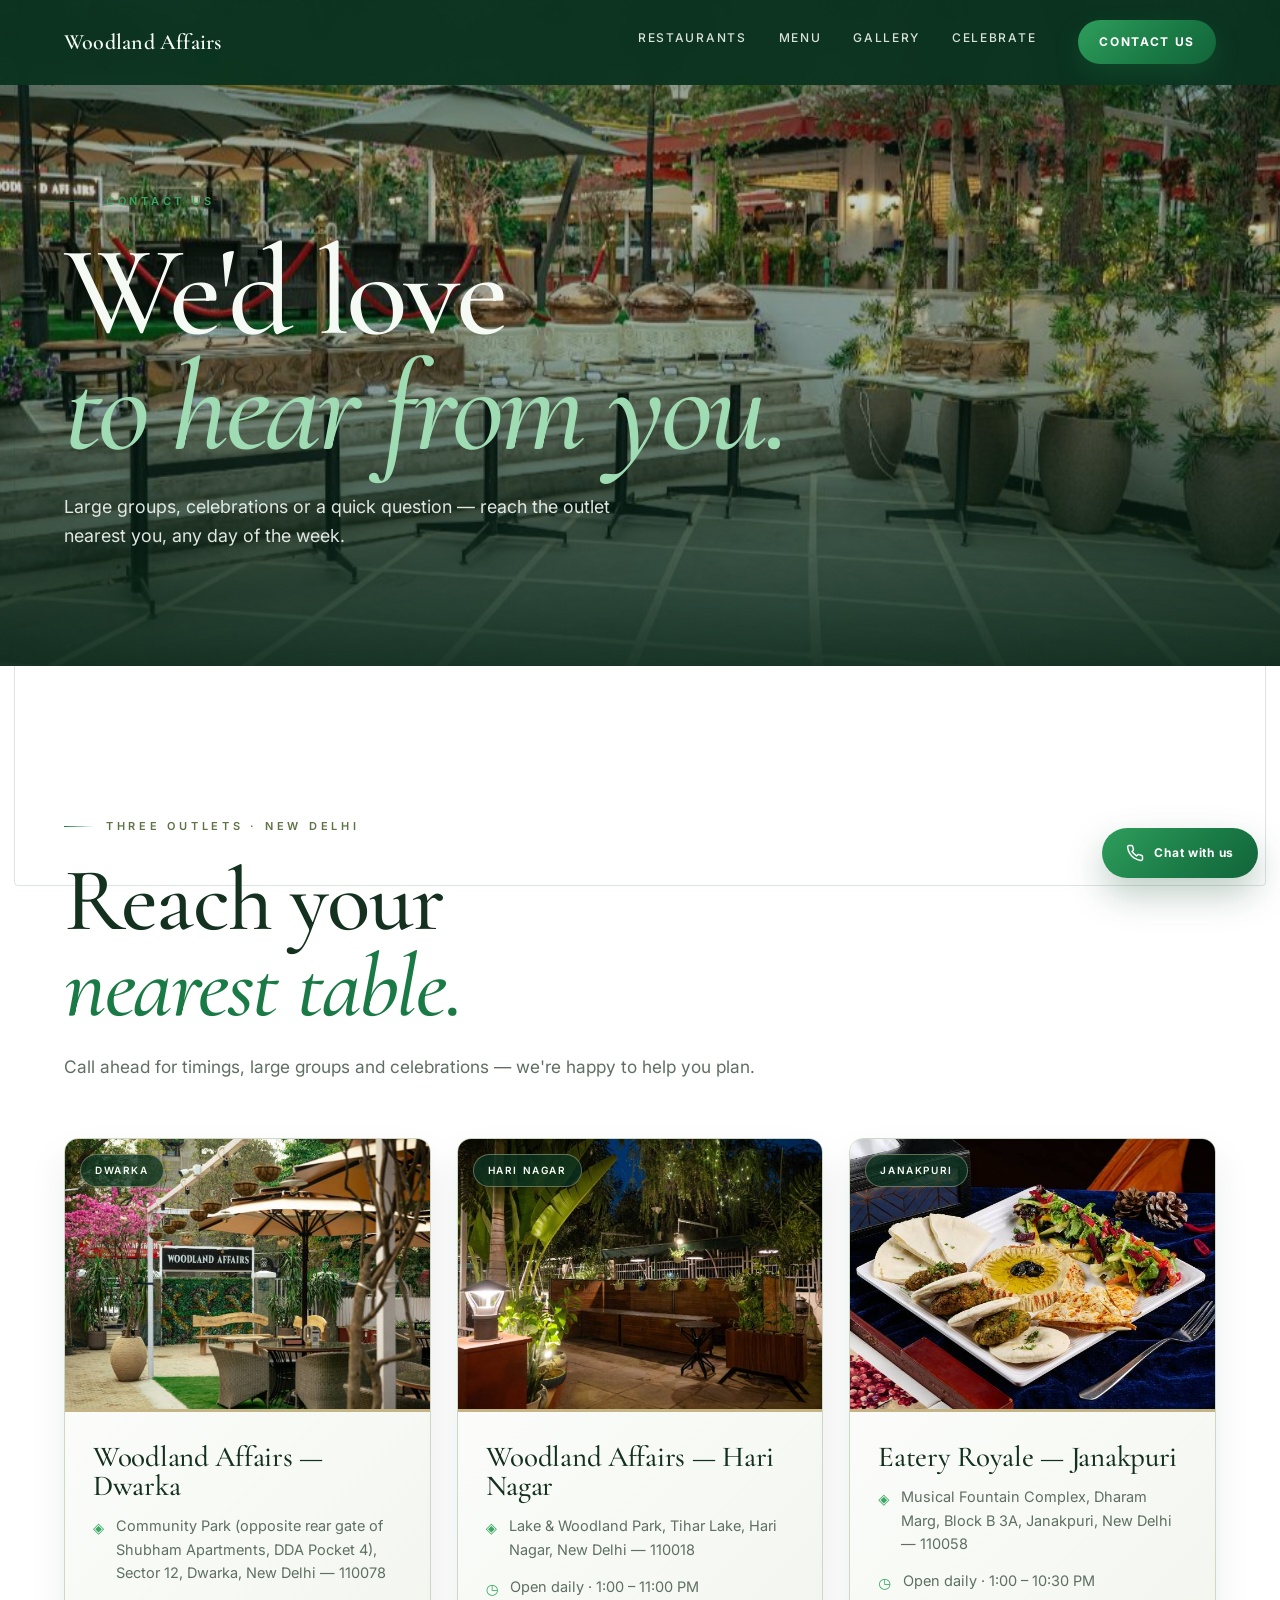
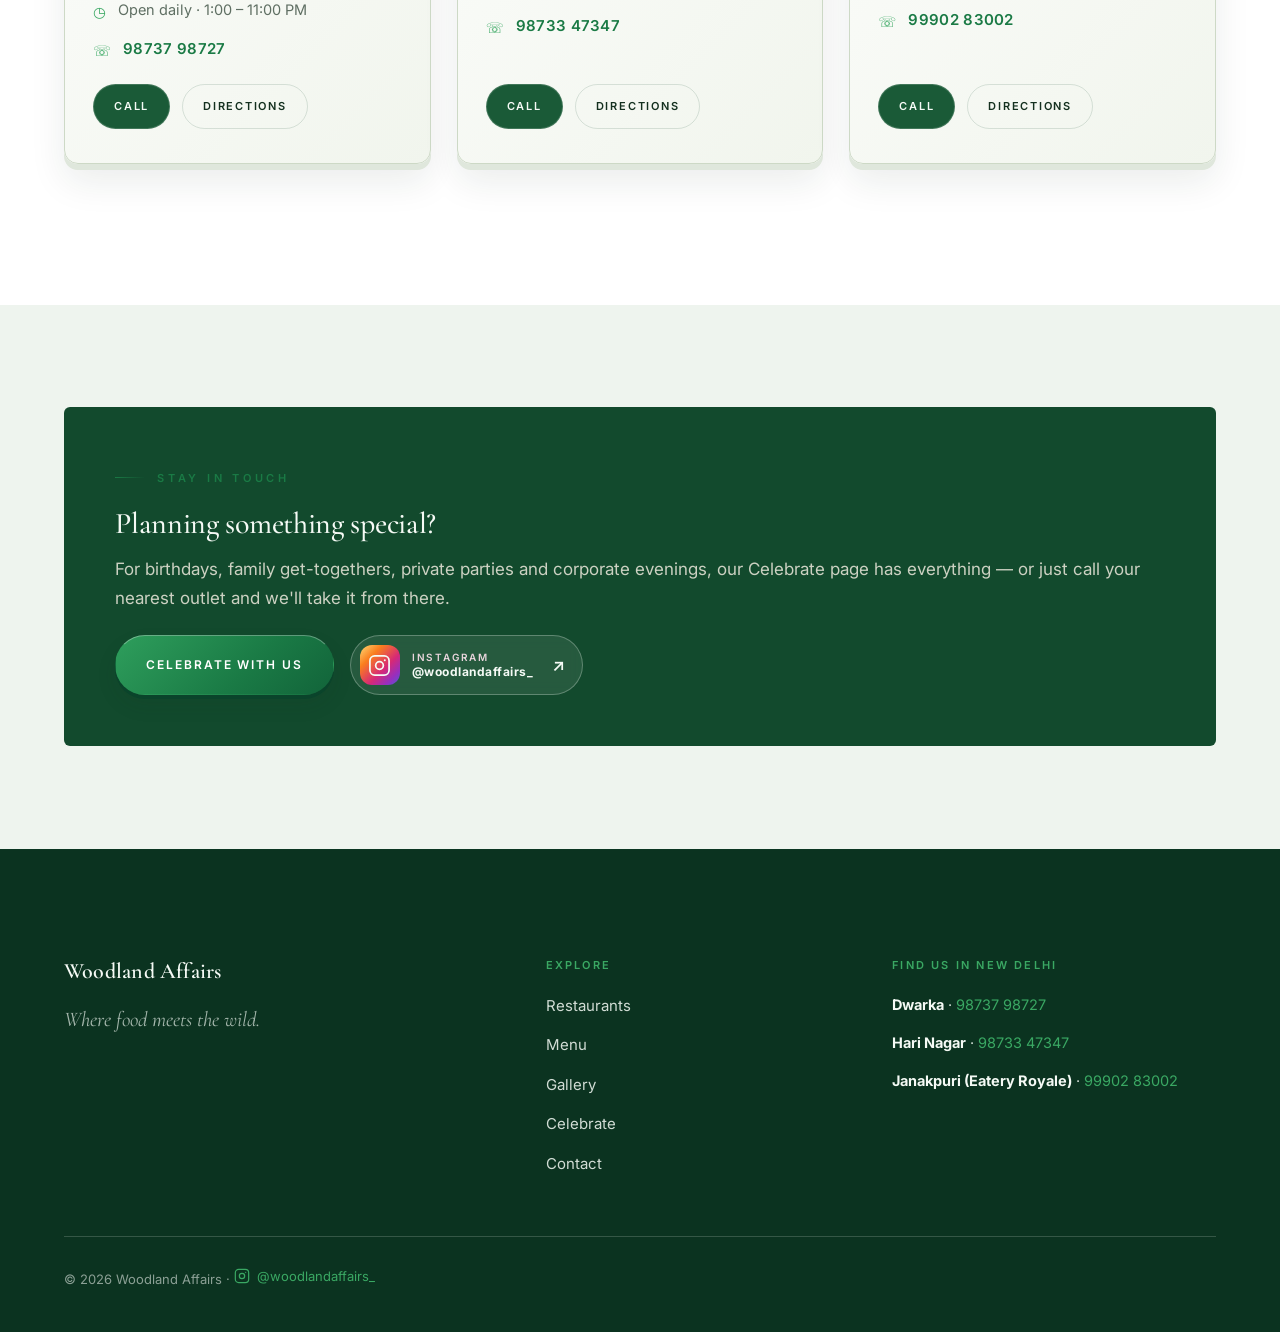
<file: contact.html>
<!DOCTYPE html>
<html lang="en">
<head>
  <meta charset="utf-8" />
  <meta name="viewport" content="width=device-width, initial-scale=1" />
  <title>Contact Us | Woodland Affairs</title>
  <meta name="description" content="Contact Woodland Affairs — address, phone and directions for all three New Delhi outlets: Dwarka, Hari Nagar and Eatery Royale, Janakpuri." />
  <meta property="og:title" content="Contact Us — Woodland Affairs" />
  <meta property="og:description" content="Reach all three of our New Delhi outlets." />
  <meta property="og:image" content="images/amb-dwarka-eve.jpg" />
  <link rel="icon" type="image/png" href="favicon.png?v=20261002-wa" />
  <link rel="preconnect" href="https://fonts.googleapis.com" />
  <link rel="preconnect" href="https://fonts.gstatic.com" crossorigin />
  <link href="https://fonts.googleapis.com/css2?family=Cormorant+Garamond:ital,wght@0,400;0,500;0,600;0,700;1,400;1,500;1,600&family=Inter:wght@400;500;600;700&display=swap" rel="stylesheet" media="print" onload="this.media='all'" /><noscript><link href="https://fonts.googleapis.com/css2?family=Cormorant+Garamond:ital,wght@0,400;0,500;0,600;0,700;1,400;1,500;1,600&family=Inter:wght@400;500;600;700&display=swap" rel="stylesheet" /></noscript>
  <script>document.documentElement.className += " js";</script>
  <link rel="stylesheet" href="theme.css?v=20261013-no-video-buttons" />
  <style>
    .contact-grid { display: grid; grid-template-columns: repeat(3,1fr); gap: 26px; margin-top: 56px; }
    .c-card { background:var(--card); border:1px solid var(--line); border-radius:var(--radius-lg); overflow:hidden; display:flex; flex-direction:column; }
    .c-card__media { aspect-ratio:4/3; overflow:hidden; position:relative; }
    .c-card__media img { width:100%; height:100%; object-fit:cover; transition: transform 1.1s ease; }
    .c-card:hover .c-card__media img { transform: scale(1.05); }
    .c-card__tag { position:absolute; top:15px; left:15px; background:rgba(11,51,32,0.78); color:var(--cream); font-size:10px; letter-spacing:0.16em; text-transform:uppercase; font-weight:600; padding:7px 14px; border-radius:100px; }
    .c-card__body { padding:30px 28px 34px; display:flex; flex-direction:column; flex:1; }
    .c-card__body h3 { font-size:29px; margin-bottom:14px; color:var(--ink); }
    .c-card__row { display:flex; gap:12px; color:var(--muted); font-size:14.5px; line-height:1.6; margin-bottom:14px; }
    .c-card__row .ic { color:var(--brass-2); flex:none; margin-top:2px; }
    .c-card__phone { font-family:var(--font-body); font-size:15px; font-weight:600; letter-spacing:0.02em; color:var(--green); }
    .c-card__actions { margin-top:auto; display:flex; gap:12px; flex-wrap:wrap; padding-top:8px; }
    .contact-side { background:var(--forest); color:var(--cream); border-radius:var(--radius); padding: clamp(34px,4vw,52px); }
    .contact-side h3 { color:var(--cream); font-size:30px; margin-bottom:16px; }
    .contact-side p { color:rgba(245,239,227,0.82); margin-bottom:22px; }
    .contact-side a.arrow { color:var(--brass); border-color:var(--brass); }
    .contact-side .instagram-cta { gap:12px; padding:9px 17px 9px 9px; background:rgba(245,250,245,.09); border-color:rgba(245,250,245,.28); color:var(--cream); text-transform:none; letter-spacing:normal; }
    .contact-side .instagram-cta:hover { background:rgba(245,250,245,.16); border-color:rgba(245,250,245,.65); color:var(--cream); }
    .instagram-cta__icon { display:grid; place-items:center; flex:none; width:40px; height:40px; border-radius:12px; background:linear-gradient(135deg,#feda75,#fa7e1e 28%,#d62976 60%,#962fbf 82%,#4f5bd5); animation:instagram-pulse 3s ease-out infinite; transition:transform .3s ease; }
    .instagram-cta__icon svg { width:23px; height:23px; }
    .instagram-cta:hover .instagram-cta__icon { transform:rotate(-8deg) scale(1.08); }
    .instagram-cta__copy { display:flex; flex-direction:column; align-items:flex-start; line-height:1.3; }
    .instagram-cta__copy small { font-size:10px; letter-spacing:.18em; text-transform:uppercase; color:#e9d5dc; }
    .instagram-cta__copy strong { font-size:12px; letter-spacing:.04em; }
    .instagram-cta__arrow { margin-left:7px; font-size:17px; transition:transform .3s ease; }
    .instagram-cta:hover .instagram-cta__arrow { transform:translate(3px,-3px); }
    @keyframes instagram-pulse { 0%,100% { box-shadow:0 0 0 0 rgba(214,41,118,.34); } 55% { box-shadow:0 0 0 9px rgba(214,41,118,0); } }
    @media (prefers-reduced-motion:reduce) { .instagram-cta__icon { animation:none; } .instagram-cta__icon,.instagram-cta__arrow { transition:none; } }
    .contact-layout { display:grid; grid-template-columns: 1fr; gap: 26px; }
    @media (max-width: 940px){ .contact-grid { grid-template-columns:1fr; max-width:460px; margin-inline:auto; } }
    @media (max-width: 760px){ .c-card__body { padding:26px 22px; } }
  </style>
  <link rel="stylesheet" href="depth.css?v=20261002-audit" />
  <link rel="stylesheet" href="cinematic.css?v=20261002-audit" />
  <link rel="stylesheet" href="photo-viewer.css?v=20261002" />
</head>
<body>
<a class="skip-link" href="#top">Skip to main content</a>
  <div class="frame"></div>
  <div class="ambience"></div>

<header class="nav always-solid" id="nav">
    <div class="wrap nav__inner">
      <a class="brand" href="index.html#top" aria-label="Woodland Affairs home"><span class="brand__name">Woodland Affairs</span></a>
      <nav class="nav__links" aria-label="Main navigation">
        <a href="index.html#outlets">Restaurants</a>
        <a href="menu.html">Menu</a>
        <a href="gallery.html">Gallery</a>
        <a href="celebrate.html">Celebrate</a>
        <a href="contact.html" class="nav__contact active" aria-current="page">Contact Us</a>
      </nav>
      <button class="nav__toggle" aria-label="Open navigation" aria-controls="mobile-navigation" aria-expanded="false"><span></span><span></span><span></span></button>
    </div>
    <nav class="nav__panel" id="mobile-navigation" aria-label="Mobile navigation">
        <a href="index.html#outlets">Restaurants</a>
        <a href="menu.html">Menu</a>
        <a href="gallery.html">Gallery</a>
        <a href="celebrate.html">Celebrate</a>
        <a href="contact.html" class="nav__contact active" aria-current="page">Contact Us</a>
    </nav>
  </header>

  <main id="top">
    <!-- HERO -->
    <section class="hero hero--short">
      <div class="hero__media">
        <img srcset="images/amb-dwarka-eve-480.webp 480w, images/amb-dwarka-eve-960.webp 960w, images/amb-dwarka-eve.jpg 1000w" sizes="100vw" width="1000" height="667" decoding="async" loading="eager" fetchpriority="high" src="images/amb-dwarka-eve.jpg" alt="Woodland Affairs outdoor seating in the evening" />
      </div>
      <div class="hero__overlay"></div>
      <div class="wrap hero__inner">
        <p class="eyebrow hero__eyebrow">Contact us</p>
        <h1 class="hero__title">We'd love<br /><em>to hear from you.</em></h1>
        <p class="hero__dek">Large groups, celebrations or a quick question — reach the outlet nearest you, any day of the week.</p>
      </div>
    </section>

    <!-- OUTLET CONTACTS -->
    <section class="section" id="outlets">
      <div class="wrap">
        <div class="sec-head" data-reveal>
          <p class="eyebrow">Three outlets · New Delhi</p>
          <h2 class="display">Reach your<br /><em>nearest table.</em></h2>
          <p class="lead">Call ahead for timings, large groups and celebrations — we're happy to help you plan.</p>
        </div>

        <div class="contact-grid">
          <article class="c-card" data-reveal>
            <div class="c-card__media"><span class="c-card__tag">Dwarka</span><img srcset="images/wa-dwarka-480.webp 480w, images/wa-dwarka.jpg 720w" sizes="(max-width: 760px) 100vw, 50vw" width="720" height="480" decoding="async" loading="lazy" src="images/wa-dwarka.jpg" alt="Woodland Affairs Dwarka" /></div>
            <div class="c-card__body">
              <h3>Woodland Affairs — Dwarka</h3>
              <div class="c-card__row"><span class="ic">◈</span><span>Community Park (opposite rear gate of Shubham Apartments, DDA Pocket 4), Sector 12, Dwarka, New Delhi — 110078</span></div>
              <div class="c-card__row"><span class="ic">◷</span><span>Open daily · 1:00 – 11:00 PM</span></div>
              <div class="c-card__row"><span class="ic">☏</span><a class="c-card__phone" href="tel:+919873798727">98737 98727</a></div>
              <div class="c-card__actions">
                <a class="btn btn--dark btn--sm" href="tel:+919873798727">Call</a>
                <a class="btn btn--ghost btn--sm" href="https://www.google.com/maps/dir/?api=1&destination=Woodland%20Affairs%20Dwarka&destination_place_id=ChIJ02IPdQAbDTkRtB-7GRtT6K8" target="_blank" rel="noreferrer">Directions</a>
              </div>
            </div>
          </article>

          <article class="c-card" data-reveal>
            <div class="c-card__media"><span class="c-card__tag">Hari Nagar</span><img srcset="images/wa-harinagar-480.webp 480w, images/wa-harinagar.jpg 720w" sizes="(max-width: 760px) 100vw, 50vw" width="720" height="480" decoding="async" loading="lazy" src="images/wa-harinagar.jpg" alt="Woodland Affairs Hari Nagar" /></div>
            <div class="c-card__body">
              <h3>Woodland Affairs — Hari Nagar</h3>
              <div class="c-card__row"><span class="ic">◈</span><span>Lake &amp; Woodland Park, Tihar Lake, Hari Nagar, New Delhi — 110018</span></div>
              <div class="c-card__row"><span class="ic">◷</span><span>Open daily · 1:00 – 11:00 PM</span></div>
              <div class="c-card__row"><span class="ic">☏</span><a class="c-card__phone" href="tel:+919873347347">98733 47347</a></div>
              <div class="c-card__actions">
                <a class="btn btn--dark btn--sm" href="tel:+919873347347">Call</a>
                <a class="btn btn--ghost btn--sm" href="https://www.google.com/maps/dir/?api=1&destination=Woodland%20Affairs%20Hari%20Nagar&destination_place_id=ChIJJ1H35D0DDTkRJaO76Y8jKJ0" target="_blank" rel="noreferrer">Directions</a>
              </div>
            </div>
          </article>

          <article class="c-card" data-reveal>
            <div class="c-card__media"><span class="c-card__tag">Janakpuri</span><img srcset="images/wa-janakpuri-480.webp 480w, images/wa-janakpuri.jpg 720w" sizes="(max-width: 760px) 100vw, 50vw" width="720" height="480" decoding="async" loading="lazy" src="images/wa-janakpuri.jpg" alt="Eatery Royale Janakpuri" /></div>
            <div class="c-card__body">
              <h3>Eatery Royale — Janakpuri</h3>
              <div class="c-card__row"><span class="ic">◈</span><span>Musical Fountain Complex, Dharam Marg, Block B 3A, Janakpuri, New Delhi — 110058</span></div>
              <div class="c-card__row"><span class="ic">◷</span><span>Open daily · 1:00 – 10:30 PM</span></div>
              <div class="c-card__row"><span class="ic">☏</span><a class="c-card__phone" href="tel:+919990283002">99902 83002</a></div>
              <div class="c-card__actions">
                <a class="btn btn--dark btn--sm" href="tel:+919990283002">Call</a>
                <a class="btn btn--ghost btn--sm" href="https://www.google.com/maps/dir/?api=1&destination=Eatery%20Royale%20Janakpuri&destination_place_id=ChIJX5eeXqUEDTkRDWiy3zM5HrE" target="_blank" rel="noreferrer">Directions</a>
              </div>
            </div>
          </article>
        </div>
      </div>
    </section>

    <!-- SIDE / SOCIAL -->
    <section class="section section--tight" style="background:var(--paper-2)">
      <div class="wrap">
        <div class="contact-side" data-reveal>
          <p class="eyebrow" style="color:var(--brass)">Stay in touch</p>
          <h3>Planning something special?</h3>
          <p>For birthdays, family get-togethers, private parties and corporate evenings, our Celebrate page has everything — or just call your nearest outlet and we'll take it from there.</p>
          <div class="hero__actions" style="margin-top:0">
            <a class="btn btn--brass" href="celebrate.html">Celebrate with us</a>
            <a class="btn btn--on-dark instagram-cta" href="https://www.instagram.com/woodlandaffairs_/" target="_blank" rel="noopener noreferrer" aria-label="Follow Woodland Affairs on Instagram, @woodlandaffairs_"><span class="instagram-cta__icon" aria-hidden="true"><svg viewBox="0 0 24 24" fill="none" stroke="currentColor" stroke-width="1.8" stroke-linecap="round" stroke-linejoin="round"><rect x="2" y="2" width="20" height="20" rx="5"/><circle cx="12" cy="12" r="4"/><circle cx="17.5" cy="6.5" r="1" fill="currentColor" stroke="none"/></svg></span><span class="instagram-cta__copy"><small>Instagram</small><strong>@woodlandaffairs_</strong></span><span class="instagram-cta__arrow" aria-hidden="true">↗</span></a>
          </div>
        </div>
      </div>
    </section>
  </main>

  <footer class="footer">
    <div class="wrap">
      <div class="footer__grid">
        <div class="footer__brand">
          <a class="brand" href="index.html#top"><span class="brand__name">Woodland Affairs</span></a>
          <p>Where food meets the wild.</p>
        </div>
        <div>
          <h4>Explore</h4>
          <div class="footer__links">
            <a href="index.html#outlets">Restaurants</a>
            <a href="menu.html">Menu</a>
            <a href="gallery.html">Gallery</a>
            <a href="celebrate.html">Celebrate</a>
            <a href="contact.html">Contact</a>
          </div>
        </div>
        <div class="footer__contact">
          <h4>Find us in New Delhi</h4>
          <p><strong style="color:var(--cream)">Dwarka</strong> · <a href="tel:+919873798727">98737 98727</a></p>
          <p><strong style="color:var(--cream)">Hari Nagar</strong> · <a href="tel:+919873347347">98733 47347</a></p>
          <p><strong style="color:var(--cream)">Janakpuri (Eatery Royale)</strong> · <a href="tel:+919990283002">99902 83002</a></p>
        </div>
      </div>
      <div class="footer__bottom">
        <span>© 2026 Woodland Affairs · <a class="footer__instagram" href="https://www.instagram.com/woodlandaffairs_/" target="_blank" rel="noopener noreferrer" aria-label="Woodland Affairs on Instagram: @woodlandaffairs_"><svg viewBox="0 0 24 24" fill="none" stroke="currentColor" stroke-width="1.8" stroke-linecap="round" stroke-linejoin="round" aria-hidden="true"><rect x="2" y="2" width="20" height="20" rx="5"/><circle cx="12" cy="12" r="4"/><circle cx="17.5" cy="6.5" r="1" fill="currentColor" stroke="none"/></svg>@woodlandaffairs_</a></span>
      </div>
    </div>
  </footer>
  <!-- FLOATING CALL -->
  <a class="fab-call" href="https://wa.me/919873347347?text=Hello%20Woodland%20Affairs%21%20I%20would%20like%20to%20enquire%20about%20booking%20a%20table." target="_blank" rel="noopener" aria-label="Message Woodland Affairs on WhatsApp about a table">
    <svg viewBox="0 0 24 24" fill="none" stroke="currentColor" stroke-width="2"><path d="M22 16.9v3a2 2 0 0 1-2.2 2 19.8 19.8 0 0 1-8.6-3 19.5 19.5 0 0 1-6-6 19.8 19.8 0 0 1-3-8.6A2 2 0 0 1 4.1 2h3a2 2 0 0 1 2 1.7c.1 1 .4 1.9.7 2.8a2 2 0 0 1-.5 2.1L8.1 9.9a16 16 0 0 0 6 6l1.3-1.3a2 2 0 0 1 2.1-.4c.9.3 1.8.6 2.8.7a2 2 0 0 1 1.7 2z"/></svg>
    <span>Chat with us</span>
  </a>

  <script src="app.js?v=20261013-review"></script>
  <script src="cinematic.js?v=20261013-no-video-buttons"></script>
  <script src="photo-viewer.js?v=20261002-static-only"></script>
</body>
</html>
</file>
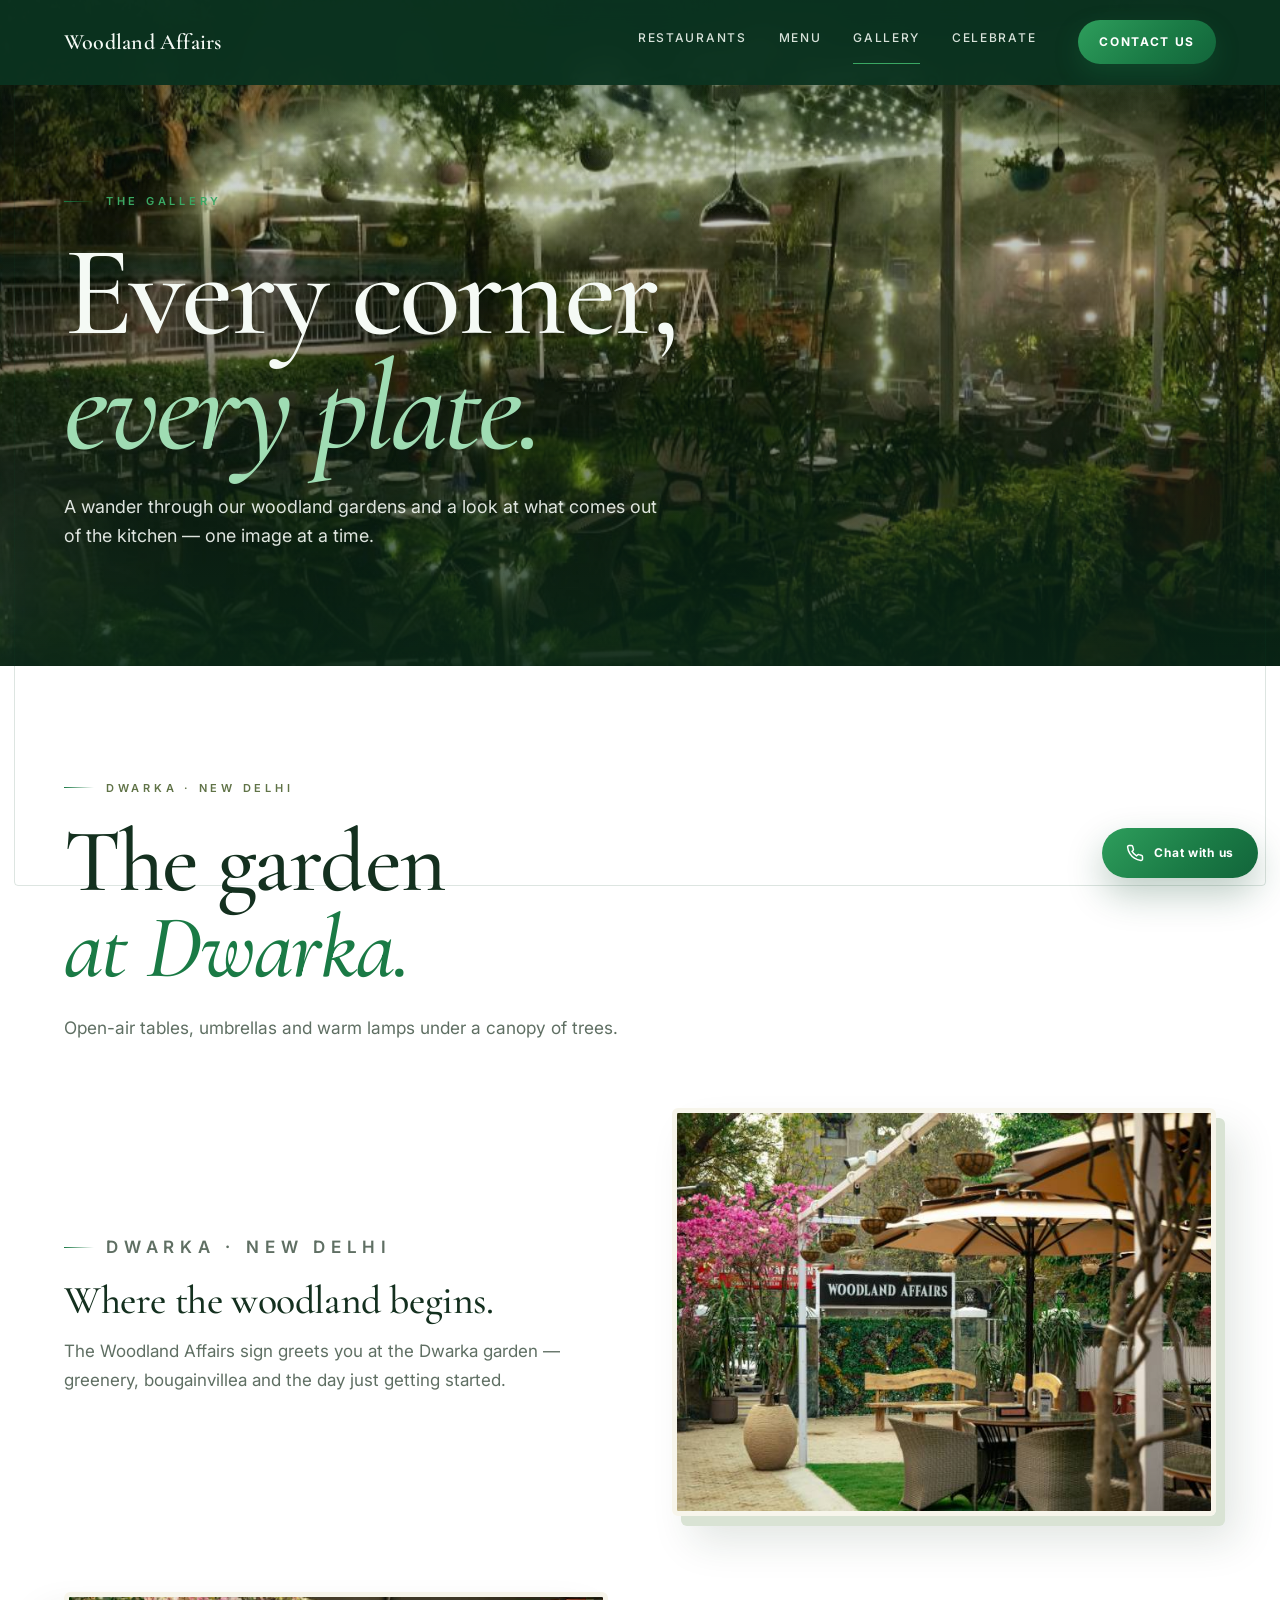
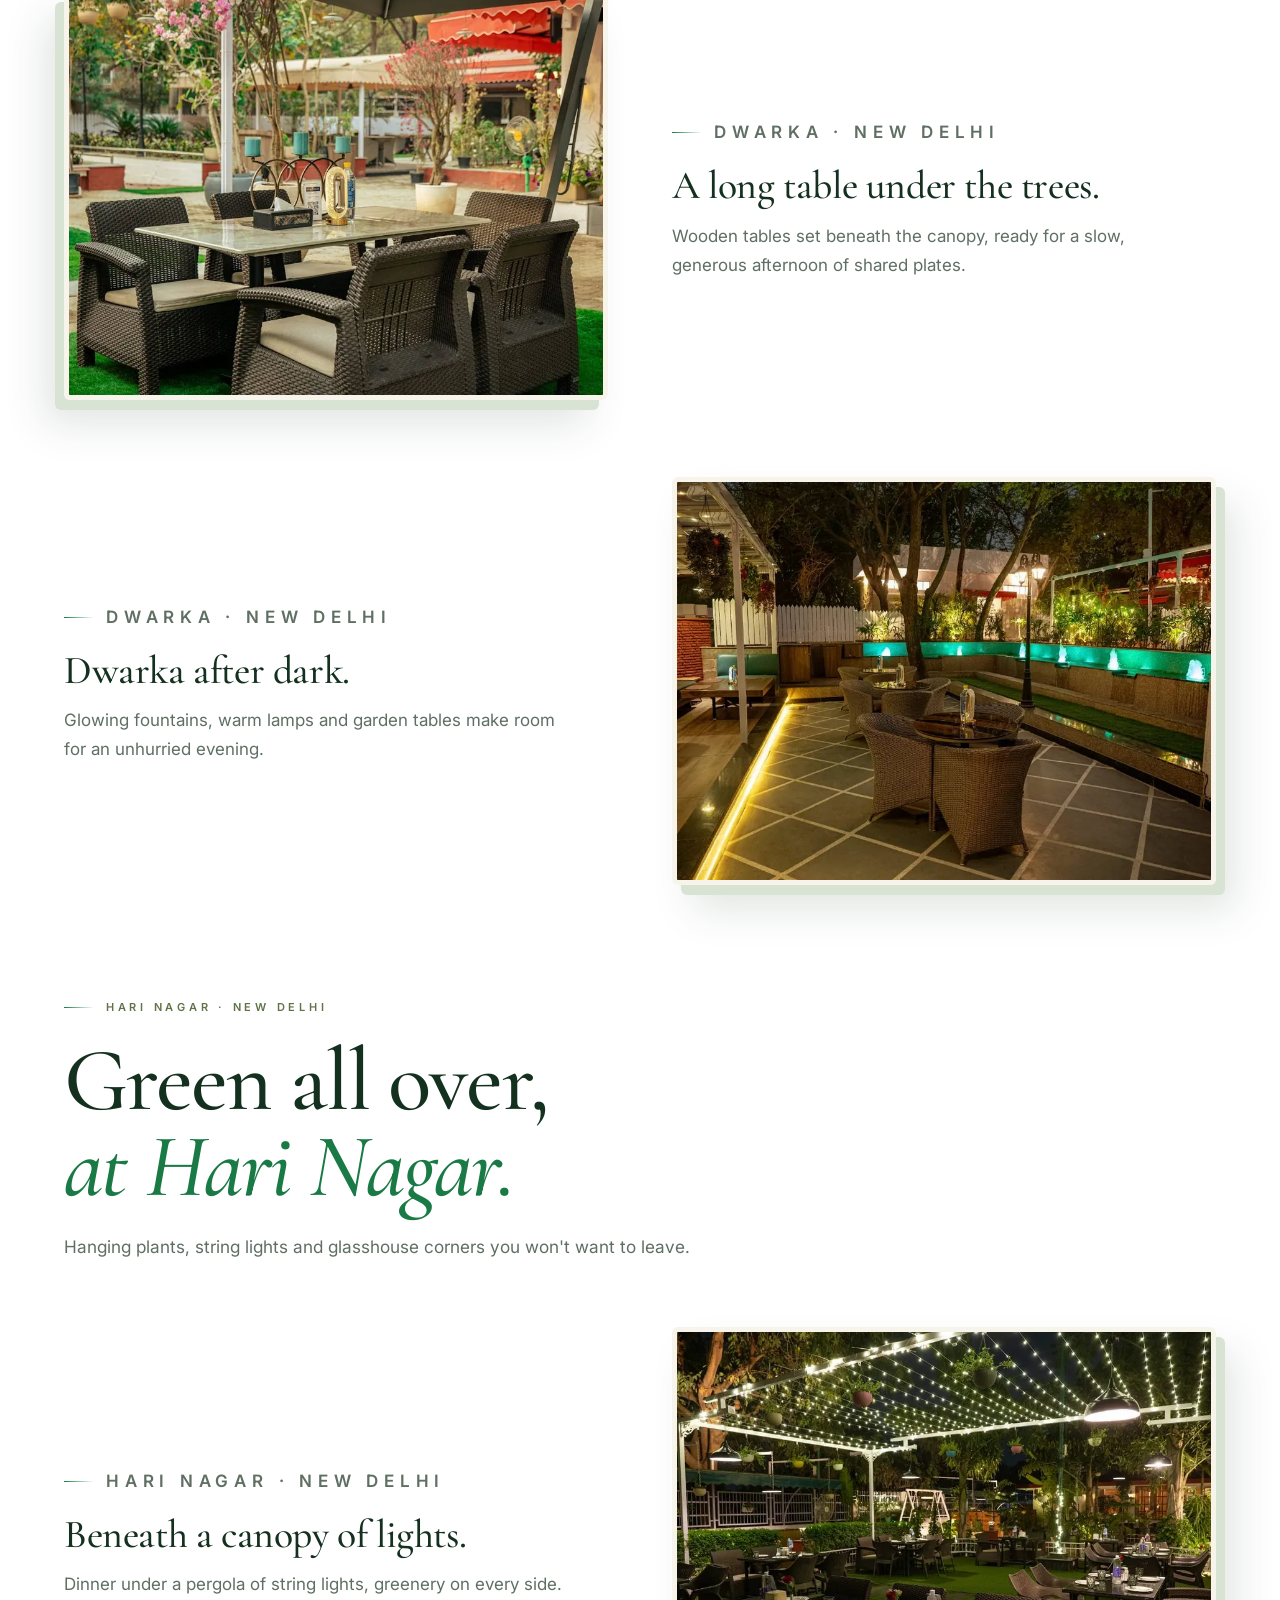
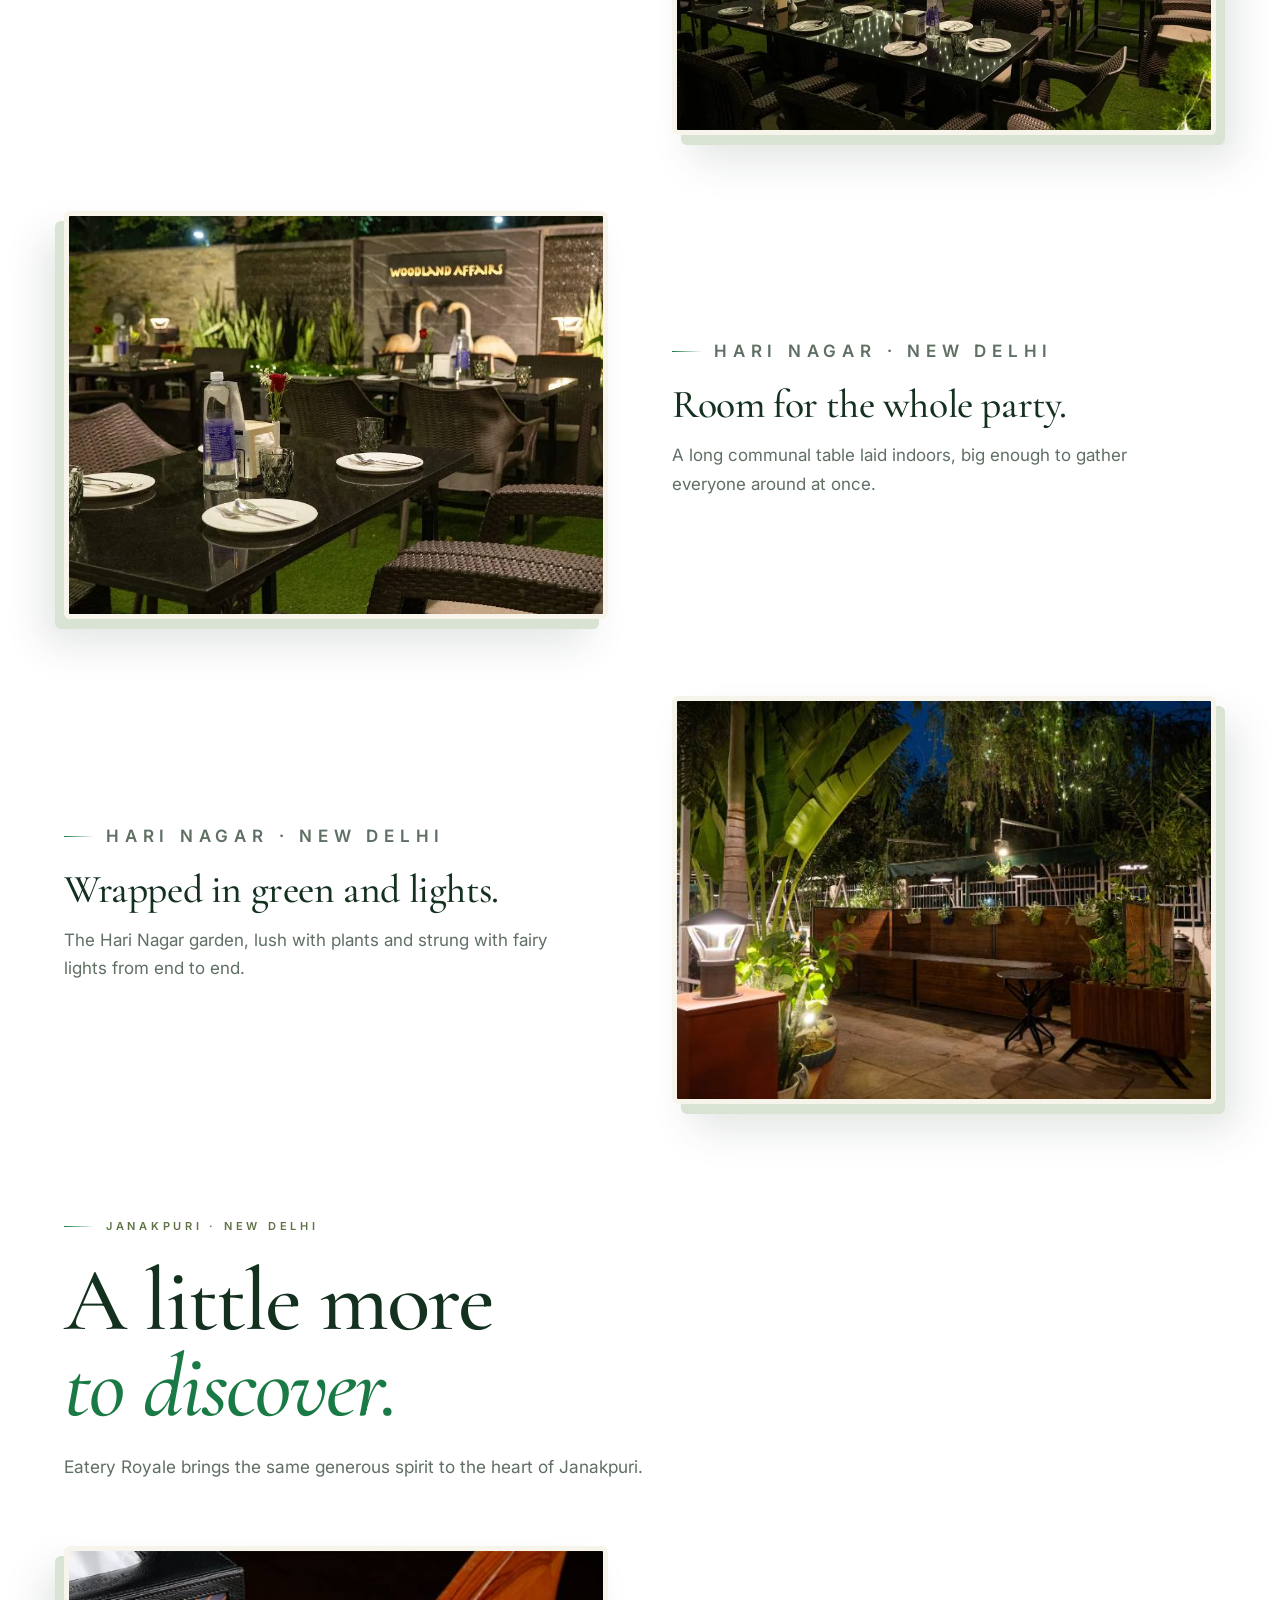
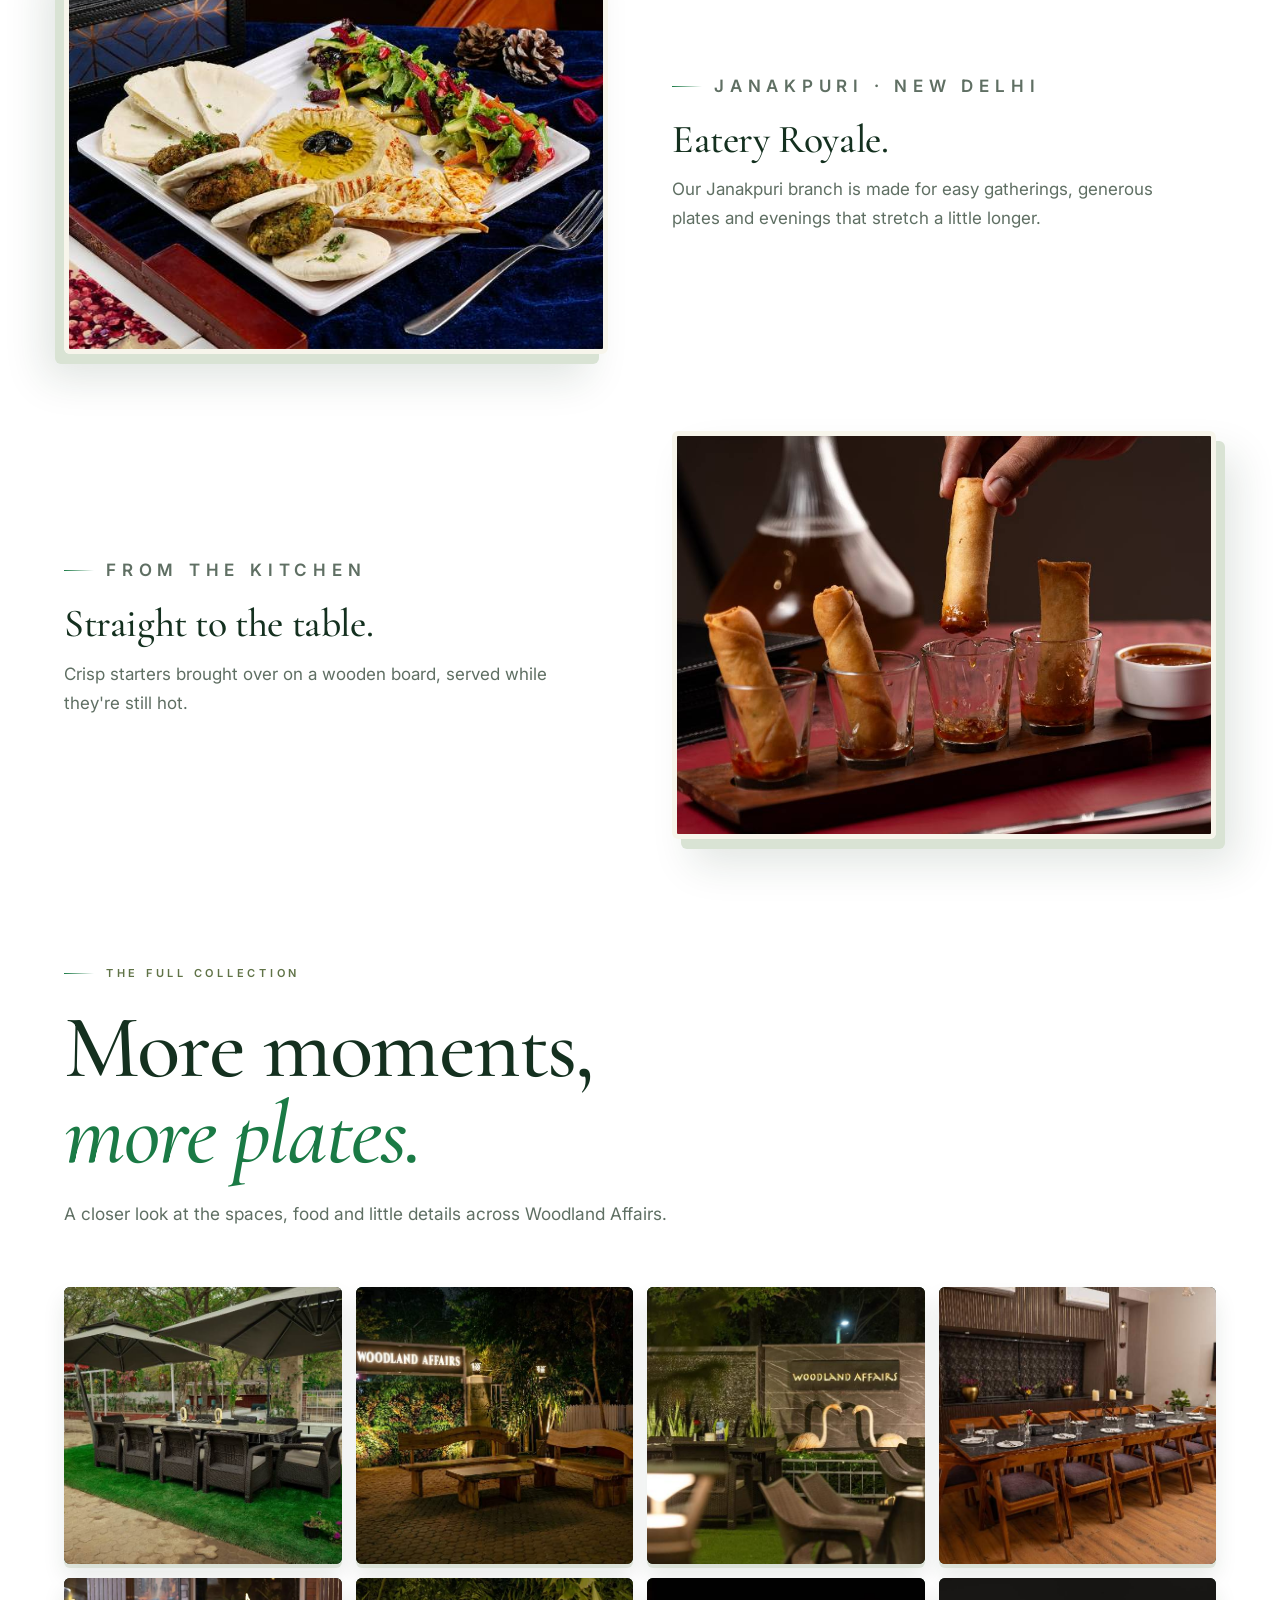
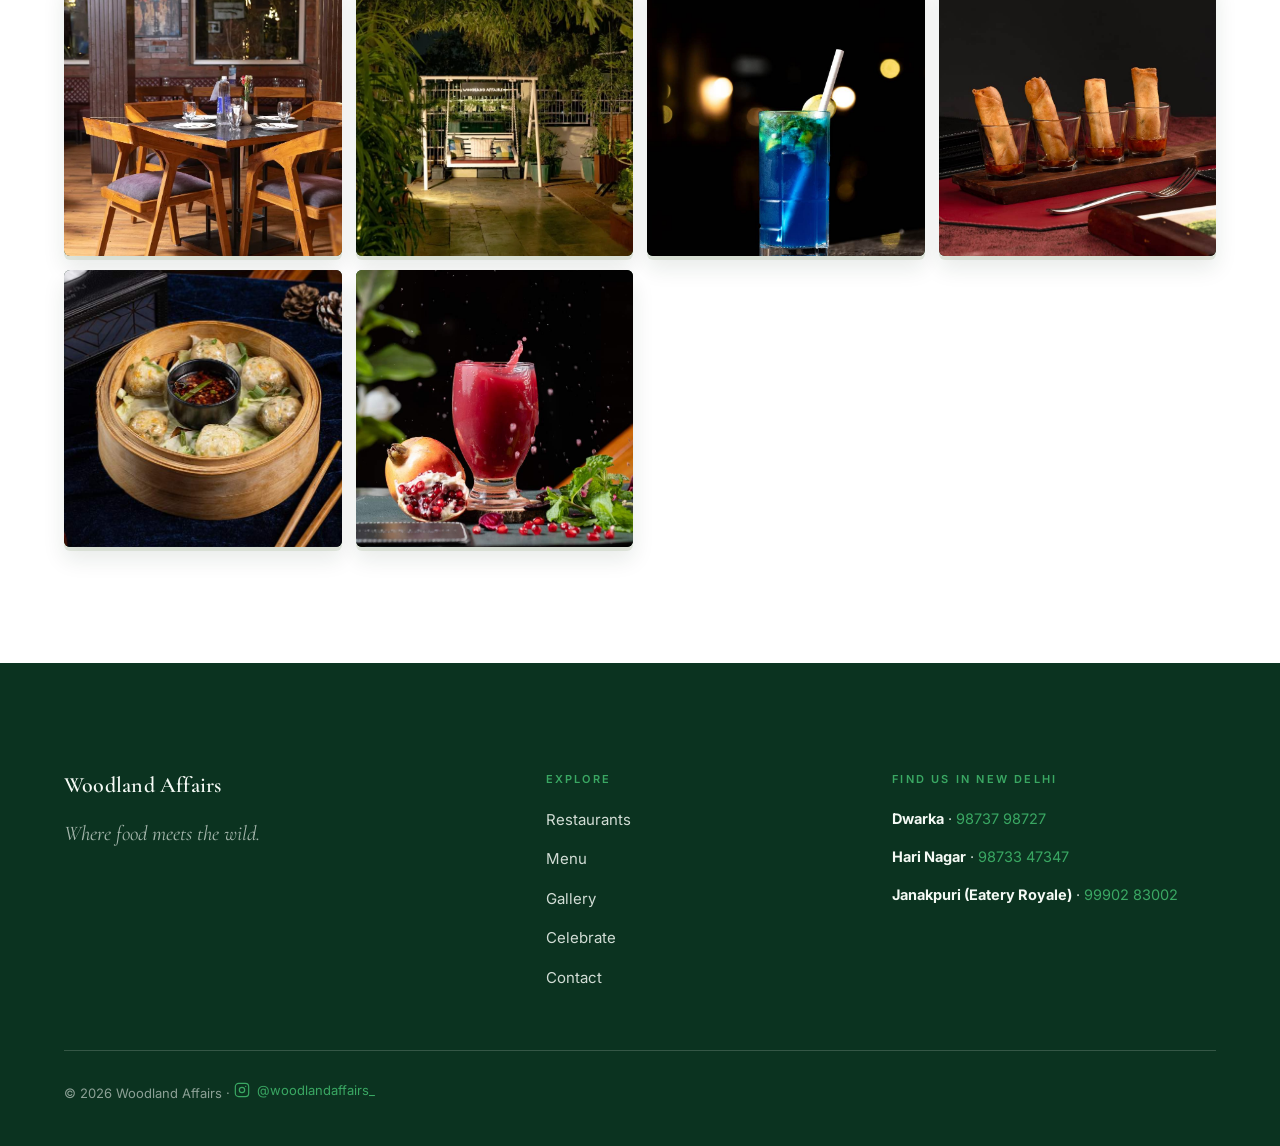
<file: gallery.html>
<!DOCTYPE html>
<html lang="en">
<head>
  <meta charset="utf-8" />
  <meta name="viewport" content="width=device-width, initial-scale=1" />
  <title>Gallery | Woodland Affairs</title>
  <meta name="description" content="A gallery of Woodland Affairs — the woodland-inspired gardens at Dwarka and Hari Nagar, and the food from our kitchens." />
  <meta property="og:title" content="Gallery — Woodland Affairs" />
  <meta property="og:description" content="Every corner, every plate." />
  <meta property="og:image" content="images/amb-hari-tables.jpg" />
  <link rel="icon" type="image/png" href="favicon.png?v=20261002-wa" />
  <link rel="preconnect" href="https://fonts.googleapis.com" />
  <link rel="preconnect" href="https://fonts.gstatic.com" crossorigin />
  <link href="https://fonts.googleapis.com/css2?family=Cormorant+Garamond:ital,wght@0,400;0,500;0,600;0,700;1,400;1,500;1,600&family=Inter:wght@400;500;600;700&display=swap" rel="stylesheet" media="print" onload="this.media='all'" /><noscript><link href="https://fonts.googleapis.com/css2?family=Cormorant+Garamond:ital,wght@0,400;0,500;0,600;0,700;1,400;1,500;1,600&family=Inter:wght@400;500;600;700&display=swap" rel="stylesheet" /></noscript>
  <script>document.documentElement.className += " js";</script>
  <link rel="stylesheet" href="theme.css?v=20261013-no-video-buttons" />
  <style>
    .gsec { padding: clamp(64px,8vw,110px) 0 0; }
    .gsec:last-of-type { padding-bottom: clamp(72px,9vw,130px); }
    .gsec .sec-head { margin-bottom: clamp(40px,5vw,64px); }
    .gitem { display:grid; grid-template-columns:1fr 1fr; gap: clamp(28px,5vw,72px); align-items:center; }
    .gitem + .gitem { margin-top: clamp(44px,6vw,86px); }
    .gitem__media { border-radius: var(--radius); overflow:hidden; box-shadow: var(--shadow); aspect-ratio: 4/3; }
    .gitem__media img { width:100%; height:100%; object-fit:cover; transition: transform 1.2s ease; }
    .gitem:hover .gitem__media img { transform: scale(1.05); }
    .gitem__body .eyebrow { margin-bottom:18px; }
    .gitem__body h3 { font-size: clamp(27px,3.1vw,42px); line-height:1.02; margin-bottom:16px; }
    .gitem__body p { color: var(--muted); font-size: 17px; line-height:1.7; max-width: 46ch; }
    .gsec .gitem:nth-child(even) .gitem__media { order: 2; }
    /* Keep document order on every screen: Dwarka, Hari Nagar, Janakpuri. */
    .mobile-gallery-video { display:none; }
    /* Keep the branch stories focused; the complete image collection follows below. */
    .branch-story .gitem:nth-of-type(n+5) { display:none; }
    .more-gallery { padding: clamp(72px,9vw,130px) 0; }
    .more-gallery .sec-head { margin-bottom: clamp(32px,5vw,58px); }
    .more-gallery__grid { display:grid; grid-template-columns:repeat(4,1fr); gap:14px; }
    .more-gallery__item { display:block; aspect-ratio:1; overflow:hidden; border-radius:var(--radius); background:var(--ink); }
    .more-gallery__item img { width:100%; height:100%; object-fit:cover; transition:transform .8s ease, filter .8s ease; }
    .more-gallery__item:hover img { transform:scale(1.06); filter:saturate(1.12); }
    @media (max-width: 860px){ .more-gallery__grid { grid-template-columns:repeat(2,1fr); } }
    @media (max-width: 760px){
      .mobile-gallery-video { display:block; padding:40px 0 0; }
      .mobile-gallery-video video { width:100%; max-height:75vh; border-radius:var(--radius); background:var(--ink); box-shadow:var(--shadow); pointer-events:none; }
      .mobile-gallery-video p { margin-top:14px; color:var(--muted); font-size:14px; }
      .mobile-gallery-video--janakpuri { padding:0 0 40px; }
      .mobile-gallery-video--collection { padding:0 0 32px; }
    }
    @media (max-width: 480px){ .more-gallery__grid { gap:8px; } }
    @media (max-width: 860px){
      .gitem { grid-template-columns:1fr; gap:22px; }
      .gsec .gitem:nth-child(even) .gitem__media { order:0; }
      .gitem__body h3 { font-size:26px; }
    }
  </style>
  <link rel="stylesheet" href="depth.css?v=20261002-audit" />
  <link rel="stylesheet" href="cinematic.css?v=20261002-audit" />
  <link rel="stylesheet" href="photo-viewer.css?v=20261002" />
</head>
<body>
<a class="skip-link" href="#top">Skip to main content</a>
  <div class="frame"></div>
  <div class="ambience"></div>

<header class="nav always-solid" id="nav">
    <div class="wrap nav__inner">
      <a class="brand" href="index.html#top" aria-label="Woodland Affairs home"><span class="brand__name">Woodland Affairs</span></a>
      <nav class="nav__links" aria-label="Main navigation">
        <a href="index.html#outlets">Restaurants</a>
        <a href="menu.html">Menu</a>
        <a href="gallery.html" class="active" aria-current="page">Gallery</a>
        <a href="celebrate.html">Celebrate</a>
        <a class="nav__contact" href="contact.html">Contact Us</a>
      </nav>
      <button class="nav__toggle" aria-label="Open navigation" aria-controls="mobile-navigation" aria-expanded="false"><span></span><span></span><span></span></button>
    </div>
    <nav class="nav__panel" id="mobile-navigation" aria-label="Mobile navigation">
        <a href="index.html#outlets">Restaurants</a>
        <a href="menu.html">Menu</a>
        <a href="gallery.html" class="active" aria-current="page">Gallery</a>
        <a href="celebrate.html">Celebrate</a>
        <a class="nav__contact" href="contact.html">Contact Us</a>
    </nav>
  </header>

  <main id="top">
    <section class="hero hero--short">
      <div class="hero__media"><img srcset="images/amb-hari-tables-480.webp 480w, images/amb-hari-tables-960.webp 960w, images/amb-hari-tables.jpg 1000w" sizes="100vw" width="1000" height="667" decoding="async" loading="eager" fetchpriority="high" src="images/amb-hari-tables.jpg" alt="Greenhouse dining under warm string lights" /></div>
      <div class="hero__overlay"></div>
      <div class="wrap hero__inner">
        <p class="eyebrow hero__eyebrow">The gallery</p>
        <h1 class="hero__title">Every corner,<br /><em>every plate.</em></h1>
        <p class="hero__dek">A wander through our woodland gardens and a look at what comes out of the kitchen — one image at a time.</p>
      </div>
    </section>
    <section class="mobile-gallery-video" aria-label="Woodland Affairs video">
      <div class="wrap">
        <video muted loop playsinline preload="none" poster="images/amb-hari-tables.jpg" aria-label="Woodland Affairs gallery video">
          <source src="hero-video.mp4" type="video/mp4" media="(max-width: 760px)" />
        </video>
        <p>A glimpse of Woodland Affairs in motion.</p>
      </div>
    </section>    <section class="gsec branch-story">
      <div class="wrap">
        <div class="sec-head" data-reveal>
          <p class="eyebrow">Dwarka · New Delhi</p>
          <h2 class="display">The garden<br /><em>at Dwarka.</em></h2>
          <p class="lead">Open-air tables, umbrellas and warm lamps under a canopy of trees.</p>
        </div>
        <div class="gitem" data-reveal>
          <div class="gitem__media"><img srcset="images/wa-dwarka-480.webp 480w, images/wa-dwarka.jpg 720w" sizes="(max-width: 760px) 100vw, 50vw" width="720" height="480" decoding="async" loading="lazy" src="images/wa-dwarka.jpg" alt="The Woodland Affairs sign greets you at the Dwarka garden — greenery, bougainvillea and the day just getting started." /></div>
          <div class="gitem__body">
            <p class="eyebrow">Dwarka · New Delhi</p>
            <h3>Where the woodland begins.</h3>
            <p>The Woodland Affairs sign greets you at the Dwarka garden — greenery, bougainvillea and the day just getting started.</p>
          </div>
        </div>
        <div class="gitem" data-reveal>
          <div class="gitem__media"><img srcset="images/amb-dwarka-dining-480.webp 480w, images/amb-dwarka-dining-960.webp 960w, images/amb-dwarka-dining.jpg 1200w" sizes="(max-width: 760px) 100vw, 50vw" width="1200" height="800" decoding="async" loading="lazy" src="images/amb-dwarka-dining.jpg" alt="Wooden tables set beneath the canopy, ready for a slow, generous afternoon of shared plates." /></div>
          <div class="gitem__body">
            <p class="eyebrow">Dwarka · New Delhi</p>
            <h3>A long table under the trees.</h3>
            <p>Wooden tables set beneath the canopy, ready for a slow, generous afternoon of shared plates.</p>
          </div>
        </div>
        <div class="gitem" data-reveal>
          <div class="gitem__media"><img srcset="images/wa-celebrate-480.webp 480w, images/wa-celebrate-960.webp 960w, images/wa-celebrate.jpg 1200w" sizes="(max-width: 760px) 100vw, 50vw" width="1200" height="800" decoding="async" loading="lazy" src="images/wa-celebrate.jpg" alt="Dwarka's garden at night, with glowing fountains and outdoor tables." /></div>
          <div class="gitem__body">
            <p class="eyebrow">Dwarka · New Delhi</p>
            <h3>Dwarka after dark.</h3>
            <p>Glowing fountains, warm lamps and garden tables make room for an unhurried evening.</p>
          </div>
        </div>
        <div class="gitem" data-reveal>
          <div class="gitem__media"><img srcset="images/amb-dwarka-table-480.webp 480w, images/amb-dwarka-table-960.webp 960w, images/amb-dwarka-table.jpg 1000w" sizes="(max-width: 760px) 100vw, 50vw" width="1000" height="667" decoding="async" loading="lazy" src="images/amb-dwarka-table.jpg" alt="A relaxed lounge setting with deep cushions, made for lingering long after the meal." /></div>
          <div class="gitem__body">
            <p class="eyebrow">Dwarka · New Delhi</p>
            <h3>Cane chairs, soft cushions.</h3>
            <p>A relaxed lounge setting with deep cushions, made for lingering long after the meal.</p>
          </div>
        </div>
        <div class="gitem" data-reveal>
          <div class="gitem__media"><img srcset="images/amb-hero-480.webp 480w, images/amb-hero-960.webp 960w, images/amb-hero.webp 1500w" sizes="(max-width: 760px) 100vw, 50vw" width="1500" height="1000" decoding="async" loading="lazy" src="images/amb-hero.webp" alt="As the light softens, the courtyard warms up — lamps on, umbrellas open, the garden at its best." /></div>
          <div class="gitem__body">
            <p class="eyebrow">Dwarka · New Delhi</p>
            <h3>A golden evening.</h3>
            <p>As the light softens, the courtyard warms up — lamps on, umbrellas open, the garden at its best.</p>
          </div>
        </div>
        <div class="gitem" data-reveal>
          <div class="gitem__media"><img srcset="images/gal-dwarka-2-480.webp 480w, images/gal-dwarka-2.jpg 900w" sizes="(max-width: 760px) 100vw, 50vw" width="900" height="600" decoding="async" loading="lazy" src="images/gal-dwarka-2.jpg" alt="Tucked beside the lawn under a wide umbrella, a quiet spot away from the sun." /></div>
          <div class="gitem__body">
            <p class="eyebrow">Dwarka · New Delhi</p>
            <h3>A shaded corner to linger.</h3>
            <p>Tucked beside the lawn under a wide umbrella, a quiet spot away from the sun.</p>
          </div>
        </div>
        <div class="gitem" data-reveal>
          <div class="gitem__media"><img srcset="images/amb-dwarka-eve-480.webp 480w, images/amb-dwarka-eve-960.webp 960w, images/amb-dwarka-eve.jpg 1000w" sizes="(max-width: 760px) 100vw, 50vw" width="1000" height="667" decoding="async" loading="lazy" src="images/amb-dwarka-eve.jpg" alt="Potted plants, paved paths and umbrellas as the afternoon cools into evening." /></div>
          <div class="gitem__body">
            <p class="eyebrow">Dwarka · New Delhi</p>
            <h3>Umbrellas and open sky.</h3>
            <p>Potted plants, paved paths and umbrellas as the afternoon cools into evening.</p>
          </div>
        </div>
        <div class="gitem" data-reveal>
          <div class="gitem__media"><img srcset="images/gal-dwarka-3-480.webp 480w, images/gal-dwarka-3.jpg 850w" sizes="(max-width: 760px) 100vw, 50vw" width="850" height="567" decoding="async" loading="lazy" src="images/gal-dwarka-3.jpg" alt="Once the sun goes down, the Woodland Affairs sign glows against the greenery." /></div>
          <div class="gitem__body">
            <p class="eyebrow">Dwarka · New Delhi</p>
            <h3>Our name in lights.</h3>
            <p>Once the sun goes down, the Woodland Affairs sign glows against the greenery.</p>
          </div>
        </div>
        <div class="gitem" data-reveal>
          <div class="gitem__media"><img srcset="images/wa-celebrate-480.webp 480w, images/wa-celebrate-960.webp 960w, images/wa-celebrate.jpg 1200w" sizes="(max-width: 760px) 100vw, 50vw" width="1200" height="800" decoding="async" loading="lazy" src="images/wa-celebrate.jpg" alt="Warm lamps and a lit water channel turn the garden into something a little magical at night." /></div>
          <div class="gitem__body">
            <p class="eyebrow">Dwarka · New Delhi</p>
            <h3>Dwarka after dark.</h3>
            <p>Warm lamps and a lit water channel turn the garden into something a little magical at night.</p>
          </div>
        </div>
      </div>
    </section>
    <section class="gsec branch-story">
      <div class="wrap">
        <div class="sec-head" data-reveal>
          <p class="eyebrow">Hari Nagar · New Delhi</p>
          <h2 class="display">Green all over,<br /><em>at Hari Nagar.</em></h2>
          <p class="lead">Hanging plants, string lights and glasshouse corners you won't want to leave.</p>
        </div>
        <div class="gitem" data-reveal>
          <div class="gitem__media"><img srcset="images/amb-hari-green-480.webp 480w, images/amb-hari-green-960.webp 960w, images/amb-hari-green.jpg 1200w" sizes="(max-width: 760px) 100vw, 50vw" width="1200" height="800" decoding="async" loading="lazy" src="images/amb-hari-green.jpg" alt="Dinner under a pergola of string lights, greenery on every side." /></div>
          <div class="gitem__body">
            <p class="eyebrow">Hari Nagar · New Delhi</p>
            <h3>Beneath a canopy of lights.</h3>
            <p>Dinner under a pergola of string lights, greenery on every side.</p>
          </div>
        </div>
        <div class="gitem" data-reveal>
          <div class="gitem__media"><img srcset="images/gal-hari-3-480.webp 480w, images/gal-hari-3.webp 850w" sizes="(max-width: 760px) 100vw, 50vw" width="850" height="1275" decoding="async" loading="lazy" src="images/gal-hari-3.webp" alt="A long communal table laid indoors, big enough to gather everyone around at once." /></div>
          <div class="gitem__body">
            <p class="eyebrow">Hari Nagar · New Delhi</p>
            <h3>Room for the whole party.</h3>
            <p>A long communal table laid indoors, big enough to gather everyone around at once.</p>
          </div>
        </div>
        <div class="gitem" data-reveal>
          <div class="gitem__media"><img srcset="images/wa-harinagar-480.webp 480w, images/wa-harinagar.jpg 720w" sizes="(max-width: 760px) 100vw, 50vw" width="720" height="480" decoding="async" loading="lazy" src="images/wa-harinagar.jpg" alt="The Hari Nagar garden, lush with plants and strung with fairy lights from end to end." /></div>
          <div class="gitem__body">
            <p class="eyebrow">Hari Nagar · New Delhi</p>
            <h3>Wrapped in green and lights.</h3>
            <p>The Hari Nagar garden, lush with plants and strung with fairy lights from end to end.</p>
          </div>
        </div>
        <div class="gitem" data-reveal>
          <div class="gitem__media"><img srcset="images/amb-hari-sign-480.webp 480w, images/amb-hari-sign-960.webp 960w, images/amb-hari-sign.webp 1000w" sizes="(max-width: 760px) 100vw, 50vw" width="1000" height="664" decoding="async" loading="lazy" src="images/amb-hari-sign.webp" alt="The Woodland Affairs signage wall, half-hidden in a wall of foliage." /></div>
          <div class="gitem__body">
            <p class="eyebrow">Hari Nagar · New Delhi</p>
            <h3>Framed in leaves.</h3>
            <p>The Woodland Affairs signage wall, half-hidden in a wall of foliage.</p>
          </div>
        </div>
        <div class="gitem" data-reveal>
          <div class="gitem__media"><img srcset="images/gal-hari-4-480.webp 480w, images/gal-hari-4.jpg 850w" sizes="(max-width: 760px) 100vw, 50vw" width="850" height="567" decoding="async" loading="lazy" src="images/gal-hari-4.jpg" alt="A quiet indoor table for a smaller gathering, wood-panelled and softly lit." /></div>
          <div class="gitem__body">
            <p class="eyebrow">Hari Nagar · New Delhi</p>
            <h3>Warm and unhurried.</h3>
            <p>A quiet indoor table for a smaller gathering, wood-panelled and softly lit.</p>
          </div>
        </div>
        <div class="gitem" data-reveal>
          <div class="gitem__media"><img srcset="images/amb-hari-tables-480.webp 480w, images/amb-hari-tables-960.webp 960w, images/amb-hari-tables.jpg 1000w" sizes="(max-width: 760px) 100vw, 50vw" width="1000" height="667" decoding="async" loading="lazy" src="images/amb-hari-tables.jpg" alt="Dining among the plants in the glasshouse, warm light pooling over the tables." /></div>
          <div class="gitem__body">
            <p class="eyebrow">Hari Nagar · New Delhi</p>
            <h3>A glasshouse glow.</h3>
            <p>Dining among the plants in the glasshouse, warm light pooling over the tables.</p>
          </div>
        </div>
        <div class="gitem" data-reveal>
          <div class="gitem__media"><img srcset="images/gal-hari-2-480.webp 480w, images/gal-hari-2.jpg 850w" sizes="(max-width: 760px) 100vw, 50vw" width="850" height="567" decoding="async" loading="lazy" src="images/gal-hari-2.jpg" alt="A cane chair and a lantern tucked into a leafy corner of the garden." /></div>
          <div class="gitem__body">
            <p class="eyebrow">Hari Nagar · New Delhi</p>
            <h3>A lantern-lit nook.</h3>
            <p>A cane chair and a lantern tucked into a leafy corner of the garden.</p>
          </div>
        </div>
        <div class="gitem" data-reveal>
          <div class="gitem__media"><img srcset="images/amb-hari-interior-480.webp 480w, images/amb-hari-interior-960.webp 960w, images/amb-hari-interior.webp 1000w" sizes="(max-width: 760px) 100vw, 50vw" width="1000" height="666" decoding="async" loading="lazy" src="images/amb-hari-interior.webp" alt="The long indoor table set and ready, place settings gleaming under the lights." /></div>
          <div class="gitem__body">
            <p class="eyebrow">Hari Nagar · New Delhi</p>
            <h3>Laid and waiting.</h3>
            <p>The long indoor table set and ready, place settings gleaming under the lights.</p>
          </div>
        </div>
        <div class="gitem" data-reveal>
          <div class="gitem__media"><img srcset="images/gal-hari-5-480.webp 480w, images/gal-hari-5.webp 850w" sizes="(max-width: 760px) 100vw, 50vw" width="850" height="1275" decoding="async" loading="lazy" src="images/gal-hari-5.webp" alt="Greenhouse dining after dark, string lights doing all the work." /></div>
          <div class="gitem__body">
            <p class="eyebrow">Hari Nagar · New Delhi</p>
            <h3>Lit for the evening.</h3>
            <p>Greenhouse dining after dark, string lights doing all the work.</p>
          </div>
        </div>
        <div class="gitem" data-reveal>
          <div class="gitem__media"><img srcset="images/wa-celebrate-3-480.webp 480w, images/wa-celebrate-3.jpg 760w" sizes="(max-width: 760px) 100vw, 50vw" width="760" height="1140" decoding="async" loading="lazy" src="images/wa-celebrate-3.jpg" alt="A table dressed for a special evening, under the leaves and the lights." /></div>
          <div class="gitem__body">
            <p class="eyebrow">Hari Nagar · New Delhi</p>
            <h3>Set for a celebration.</h3>
            <p>A table dressed for a special evening, under the leaves and the lights.</p>
          </div>
        </div>
        <div class="gitem" data-reveal>
          <div class="gitem__media"><img srcset="images/wa-celebrate-2-480.webp 480w, images/wa-celebrate-2.webp 760w" sizes="(max-width: 760px) 100vw, 50vw" width="760" height="1140" decoding="async" loading="lazy" src="images/wa-celebrate-2.webp" alt="A garden swing under the trees at night — somewhere to step away for a minute." /></div>
          <div class="gitem__body">
            <p class="eyebrow">Hari Nagar · New Delhi</p>
            <h3>A quiet moment to yourself.</h3>
            <p>A garden swing under the trees at night — somewhere to step away for a minute.</p>
          </div>
        </div>
      </div>
    </section>
    <section class="gsec branch-story">
      <div class="wrap">
        <div class="mobile-gallery-video mobile-gallery-video--janakpuri" aria-label="Eatery Royale video">
          <video muted loop playsinline preload="none" poster="images/wa-janakpuri.jpg" aria-label="Eatery Royale video">
            <source src="eatery-royale.mp4" type="video/mp4" media="(max-width: 760px)" />
          </video>
          <p>Step inside Eatery Royale.</p>
        </div>
        <div class="sec-head" data-reveal>
          <p class="eyebrow">Janakpuri · New Delhi</p>
          <h2 class="display">A little more<br /><em>to discover.</em></h2>
          <p class="lead">Eatery Royale brings the same generous spirit to the heart of Janakpuri.</p>
        </div>
        <div class="gitem" data-reveal>
          <div class="gitem__media"><img srcset="images/wa-janakpuri-480.webp 480w, images/wa-janakpuri.jpg 720w" sizes="(max-width: 760px) 100vw, 50vw" width="720" height="480" decoding="async" loading="lazy" src="images/wa-janakpuri.jpg" alt="A little of everything — kebabs, dips, salad and warm breads on one generous plate." /></div>
          <div class="gitem__body">
            <p class="eyebrow">Janakpuri · New Delhi</p>
            <h3>Eatery Royale.</h3>
            <p>Our Janakpuri branch is made for easy gatherings, generous plates and evenings that stretch a little longer.</p>
          </div>
        </div>
        <div class="gitem" data-reveal>
          <div class="gitem__media"><img srcset="images/food-tall1-480.webp 480w, images/food-tall1.jpg 900w" sizes="(max-width: 760px) 100vw, 50vw" width="900" height="1125" decoding="async" loading="lazy" src="images/food-tall1.jpg" alt="Crisp starters brought over on a wooden board, served while they're still hot." /></div>
          <div class="gitem__body">
            <p class="eyebrow">From the kitchen</p>
            <h3>Straight to the table.</h3>
            <p>Crisp starters brought over on a wooden board, served while they're still hot.</p>
          </div>
        </div>
        <div class="gitem" data-reveal>
          <div class="gitem__media"><img srcset="images/food-feat-480.webp 480w, images/food-feat-960.webp 960w, images/food-feat.webp 1200w" sizes="(max-width: 760px) 100vw, 50vw" width="1200" height="800" decoding="async" loading="lazy" src="images/food-feat.webp" alt="Soft tacos paired with a bowl of warm broth — comfort, plated." /></div>
          <div class="gitem__body">
            <p class="eyebrow">From the kitchen</p>
            <h3>Something warm alongside.</h3>
            <p>Soft tacos paired with a bowl of warm broth — comfort, plated.</p>
          </div>
        </div>
        <div class="gitem" data-reveal>
          <div class="gitem__media"><img srcset="images/gal-food-3-480.webp 480w, images/gal-food-3.jpg 900w" sizes="(max-width: 760px) 100vw, 50vw" width="900" height="600" decoding="async" loading="lazy" src="images/gal-food-3.jpg" alt="A mixed kebab board with fresh green chutney and a squeeze of lemon." /></div>
          <div class="gitem__body">
            <p class="eyebrow">From the kitchen</p>
            <h3>Chutney on the side.</h3>
            <p>A mixed kebab board with fresh green chutney and a squeeze of lemon.</p>
          </div>
        </div>
        <div class="gitem" data-reveal>
          <div class="gitem__media"><img srcset="images/food-tall3-480.webp 480w, images/food-tall3.webp 900w" sizes="(max-width: 760px) 100vw, 50vw" width="900" height="1125" decoding="async" loading="lazy" src="images/food-tall3.webp" alt="A tall berry cooler, fruit and ice, to go with the meal." /></div>
          <div class="gitem__body">
            <p class="eyebrow">From the kitchen</p>
            <h3>A cooler for the evening.</h3>
            <p>A tall berry cooler, fruit and ice, to go with the meal.</p>
          </div>
        </div>
        <div class="gitem" data-reveal>
          <div class="gitem__media"><img srcset="images/gal-food-6-480.webp 480w, images/gal-food-6.jpg 850w" sizes="(max-width: 760px) 100vw, 50vw" width="850" height="567" decoding="async" loading="lazy" src="images/gal-food-6.jpg" alt="Soft steamed momos in a bamboo basket with a fiery red dip." /></div>
          <div class="gitem__body">
            <p class="eyebrow">From the kitchen</p>
            <h3>Fresh from the steamer.</h3>
            <p>Soft steamed momos in a bamboo basket with a fiery red dip.</p>
          </div>
        </div>
        <div class="gitem" data-reveal>
          <div class="gitem__media"><img srcset="images/food-land2-480.webp 480w, images/food-land2-960.webp 960w, images/food-land2.jpg 1100w" sizes="(max-width: 760px) 100vw, 50vw" width="1100" height="733" decoding="async" loading="lazy" src="images/food-land2.jpg" alt="Warm molten chocolate against cool vanilla — the sweet end to the evening." /></div>
          <div class="gitem__body">
            <p class="eyebrow">From the kitchen</p>
            <h3>A molten finish.</h3>
            <p>Warm molten chocolate against cool vanilla — the sweet end to the evening.</p>
          </div>
        </div>
        <div class="gitem" data-reveal>
          <div class="gitem__media"><img srcset="images/gal-food-10-480.webp 480w, images/gal-food-10.jpg 850w" sizes="(max-width: 760px) 100vw, 50vw" width="850" height="567" decoding="async" loading="lazy" src="images/gal-food-10.jpg" alt="Paneer and veg tikka in yellows, reds and greens, char-grilled on a board." /></div>
          <div class="gitem__body">
            <p class="eyebrow">From the kitchen</p>
            <h3>Tikka in every colour.</h3>
            <p>Paneer and veg tikka in yellows, reds and greens, char-grilled on a board.</p>
          </div>
        </div>
        <div class="gitem" data-reveal>
          <div class="gitem__media"><img srcset="images/gal-food-1-480.webp 480w, images/gal-food-1.jpg 900w" sizes="(max-width: 760px) 100vw, 50vw" width="900" height="1125" decoding="async" loading="lazy" src="images/gal-food-1.jpg" alt="Cool, tall and blue — a mocktail made to be photographed." /></div>
          <div class="gitem__body">
            <p class="eyebrow">From the kitchen</p>
            <h3>The Blue Lagoon.</h3>
            <p>Cool, tall and blue — a mocktail made to be photographed.</p>
          </div>
        </div>
        <div class="gitem" data-reveal>
          <div class="gitem__media"><img srcset="images/gal-food-5-480.webp 480w, images/gal-food-5.jpg 850w" sizes="(max-width: 760px) 100vw, 50vw" width="850" height="567" decoding="async" loading="lazy" src="images/gal-food-5.jpg" alt="Cheese-stuffed garlic bread, golden on top, with a dip on the side." /></div>
          <div class="gitem__body">
            <p class="eyebrow">From the kitchen</p>
            <h3>Still steaming.</h3>
            <p>Cheese-stuffed garlic bread, golden on top, with a dip on the side.</p>
          </div>
        </div>
        <div class="gitem" data-reveal>
          <div class="gitem__media"><img srcset="images/food-tall2-480.webp 480w, images/food-tall2.webp 900w" sizes="(max-width: 760px) 100vw, 50vw" width="900" height="1350" decoding="async" loading="lazy" src="images/food-tall2.webp" alt="Loaded soft tacos, piled high and served straight away." /></div>
          <div class="gitem__body">
            <p class="eyebrow">From the kitchen</p>
            <h3>Fresh off the pass.</h3>
            <p>Loaded soft tacos, piled high and served straight away.</p>
          </div>
        </div>
        <div class="gitem" data-reveal>
          <div class="gitem__media"><img srcset="images/gal-food-11-480.webp 480w, images/gal-food-11.jpg 850w" sizes="(max-width: 760px) 100vw, 50vw" width="850" height="567" decoding="async" loading="lazy" src="images/gal-food-11.jpg" alt="Seekh kebabs off the grill, rolled and plated on a long board." /></div>
          <div class="gitem__body">
            <p class="eyebrow">From the kitchen</p>
            <h3>Char-grilled and rolled.</h3>
            <p>Seekh kebabs off the grill, rolled and plated on a long board.</p>
          </div>
        </div>
        <div class="gitem" data-reveal>
          <div class="gitem__media"><img srcset="images/gal-food-9-480.webp 480w, images/gal-food-9.jpg 850w" sizes="(max-width: 760px) 100vw, 50vw" width="850" height="1063" decoding="async" loading="lazy" src="images/gal-food-9.jpg" alt="A pomegranate cooler caught mid-pour, fresh fruit alongside." /></div>
          <div class="gitem__body">
            <p class="eyebrow">From the kitchen</p>
            <h3>Mid-splash.</h3>
            <p>A pomegranate cooler caught mid-pour, fresh fruit alongside.</p>
          </div>
        </div>
        <div class="gitem" data-reveal>
          <div class="gitem__media"><img srcset="images/gal-food-2-480.webp 480w, images/gal-food-2.jpg 900w" sizes="(max-width: 760px) 100vw, 50vw" width="900" height="1125" decoding="async" loading="lazy" src="images/gal-food-2.jpg" alt="Golden fried rolls on a wooden board, crunchy and hot." /></div>
          <div class="gitem__body">
            <p class="eyebrow">From the kitchen</p>
            <h3>Crisp at the edges.</h3>
            <p>Golden fried rolls on a wooden board, crunchy and hot.</p>
          </div>
        </div>
        <div class="gitem" data-reveal>
          <div class="gitem__media"><img srcset="images/food-plate-480.webp 480w, images/food-plate-960.webp 960w, images/food-plate.jpg 1000w" sizes="(max-width: 760px) 100vw, 50vw" width="1000" height="667" decoding="async" loading="lazy" src="images/food-plate.jpg" alt="A hearty warm bowl paired with a crisp, colourful salad." /></div>
          <div class="gitem__body">
            <p class="eyebrow">From the kitchen</p>
            <h3>A bright, fresh salad.</h3>
            <p>A hearty warm bowl paired with a crisp, colourful salad.</p>
          </div>
        </div>
        <div class="gitem" data-reveal>
          <div class="gitem__media"><img srcset="images/gal-food-7-480.webp 480w, images/gal-food-7.jpg 850w" sizes="(max-width: 760px) 100vw, 50vw" width="850" height="567" decoding="async" loading="lazy" src="images/gal-food-7.jpg" alt="A savoury waffle finished with a drizzle and a scatter of vegetables." /></div>
          <div class="gitem__body">
            <p class="eyebrow">From the kitchen</p>
            <h3>Drizzled and dressed.</h3>
            <p>A savoury waffle finished with a drizzle and a scatter of vegetables.</p>
          </div>
        </div>
      </div>
    </section>
    <section class="more-gallery">
      <div class="wrap">
        <div class="sec-head" data-reveal>
          <p class="eyebrow">The full collection</p>
          <h2 class="display">More moments,<br /><em>more plates.</em></h2>
          <p class="lead">A closer look at the spaces, food and little details across Woodland Affairs.</p>
        </div>
        <div class="mobile-gallery-video mobile-gallery-video--collection" aria-label="Woodland Affairs collection video">
          <video muted loop playsinline preload="none" poster="images/amb-hari-tables.jpg" aria-label="Woodland Affairs gallery highlights video">
            <source src="gallery-highlights.mp4" type="video/mp4" media="(max-width: 760px)" />
          </video>
        </div>
        <div class="more-gallery__grid" data-reveal>
          <a class="more-gallery__item" href="images/gal-dwarka-2.jpg"><img srcset="images/gal-dwarka-2-480.webp 480w, images/gal-dwarka-2.jpg 900w" sizes="(max-width: 760px) 100vw, 50vw" width="900" height="600" decoding="async" src="images/gal-dwarka-2.jpg" alt="A shaded corner at the Dwarka garden." loading="lazy" /></a>
          <a class="more-gallery__item" href="images/gal-dwarka-3.jpg"><img srcset="images/gal-dwarka-3-480.webp 480w, images/gal-dwarka-3.jpg 850w" sizes="(max-width: 760px) 100vw, 50vw" width="850" height="567" decoding="async" src="images/gal-dwarka-3.jpg" alt="Woodland Affairs Dwarka after dark." loading="lazy" /></a>
          <a class="more-gallery__item" href="images/gal-hari-2.jpg"><img srcset="images/gal-hari-2-480.webp 480w, images/gal-hari-2.jpg 850w" sizes="(max-width: 760px) 100vw, 50vw" width="850" height="567" decoding="async" src="images/gal-hari-2.jpg" alt="A lantern-lit corner at Hari Nagar." loading="lazy" /></a>
          <a class="more-gallery__item" href="images/gal-hari-4.jpg"><img srcset="images/gal-hari-4-480.webp 480w, images/gal-hari-4.jpg 850w" sizes="(max-width: 760px) 100vw, 50vw" width="850" height="567" decoding="async" src="images/gal-hari-4.jpg" alt="A softly lit indoor table at Hari Nagar." loading="lazy" /></a>
          <a class="more-gallery__item" href="images/gal-hari-5.webp"><img srcset="images/gal-hari-5-480.webp 480w, images/gal-hari-5.webp 850w" sizes="(max-width: 760px) 100vw, 50vw" width="850" height="1275" decoding="async" src="images/gal-hari-5.webp" alt="Greenhouse dining after dark." loading="lazy" /></a>
          <a class="more-gallery__item" href="images/wa-celebrate-2.webp"><img srcset="images/wa-celebrate-2-480.webp 480w, images/wa-celebrate-2.webp 760w" sizes="(max-width: 760px) 100vw, 50vw" width="760" height="1140" decoding="async" src="images/wa-celebrate-2.webp" alt="A garden swing under the trees." loading="lazy" /></a>
          <a class="more-gallery__item" href="images/gal-food-1.jpg"><img srcset="images/gal-food-1-480.webp 480w, images/gal-food-1.jpg 900w" sizes="(max-width: 760px) 100vw, 50vw" width="900" height="1125" decoding="async" src="images/gal-food-1.jpg" alt="A bright blue mocktail." loading="lazy" /></a>
          <a class="more-gallery__item" href="images/gal-food-2.jpg"><img srcset="images/gal-food-2-480.webp 480w, images/gal-food-2.jpg 900w" sizes="(max-width: 760px) 100vw, 50vw" width="900" height="1125" decoding="async" src="images/gal-food-2.jpg" alt="Golden fried rolls on a wooden board." loading="lazy" /></a>
          <a class="more-gallery__item" href="images/gal-food-6.jpg"><img srcset="images/gal-food-6-480.webp 480w, images/gal-food-6.jpg 850w" sizes="(max-width: 760px) 100vw, 50vw" width="850" height="567" decoding="async" src="images/gal-food-6.jpg" alt="Steamed momos with red dip." loading="lazy" /></a>
          <a class="more-gallery__item" href="images/gal-food-9.jpg"><img srcset="images/gal-food-9-480.webp 480w, images/gal-food-9.jpg 850w" sizes="(max-width: 760px) 100vw, 50vw" width="850" height="1063" decoding="async" src="images/gal-food-9.jpg" alt="A pomegranate cooler." loading="lazy" /></a>
        </div>
      </div>
    </section>
  </main>

  <footer class="footer">
    <div class="wrap">
      <div class="footer__grid">
        <div class="footer__brand">
          <a class="brand" href="index.html#top"><span class="brand__name">Woodland Affairs</span></a>
          <p>Where food meets the wild.</p>
        </div>
        <div>
          <h4>Explore</h4>
          <div class="footer__links">
            <a href="index.html#outlets">Restaurants</a>
            <a href="menu.html">Menu</a>
            <a href="gallery.html">Gallery</a>
            <a href="celebrate.html">Celebrate</a>
            <a href="contact.html">Contact</a>
          </div>
        </div>
        <div class="footer__contact">
          <h4>Find us in New Delhi</h4>
          <p><strong style="color:var(--cream)">Dwarka</strong> · <a href="tel:+919873798727">98737 98727</a></p>
          <p><strong style="color:var(--cream)">Hari Nagar</strong> · <a href="tel:+919873347347">98733 47347</a></p>
          <p><strong style="color:var(--cream)">Janakpuri (Eatery Royale)</strong> · <a href="tel:+919990283002">99902 83002</a></p>
        </div>
      </div>
      <div class="footer__bottom">
        <span>© 2026 Woodland Affairs · <a class="footer__instagram" href="https://www.instagram.com/woodlandaffairs_/" target="_blank" rel="noopener noreferrer" aria-label="Woodland Affairs on Instagram: @woodlandaffairs_"><svg viewBox="0 0 24 24" fill="none" stroke="currentColor" stroke-width="1.8" stroke-linecap="round" stroke-linejoin="round" aria-hidden="true"><rect x="2" y="2" width="20" height="20" rx="5"/><circle cx="12" cy="12" r="4"/><circle cx="17.5" cy="6.5" r="1" fill="currentColor" stroke="none"/></svg>@woodlandaffairs_</a></span>
      </div>
    </div>
  </footer>
  <!-- FLOATING CALL -->
  <a class="fab-call" href="https://wa.me/919873347347?text=Hello%20Woodland%20Affairs%21%20I%20would%20like%20to%20enquire%20about%20booking%20a%20table." target="_blank" rel="noopener" aria-label="Message Woodland Affairs on WhatsApp about a table">
    <svg viewBox="0 0 24 24" fill="none" stroke="currentColor" stroke-width="2"><path d="M22 16.9v3a2 2 0 0 1-2.2 2 19.8 19.8 0 0 1-8.6-3 19.5 19.5 0 0 1-6-6 19.8 19.8 0 0 1-3-8.6A2 2 0 0 1 4.1 2h3a2 2 0 0 1 2 1.7c.1 1 .4 1.9.7 2.8a2 2 0 0 1-.5 2.1L8.1 9.9a16 16 0 0 0 6 6l1.3-1.3a2 2 0 0 1 2.1-.4c.9.3 1.8.6 2.8.7a2 2 0 0 1 1.7 2z"/></svg>
    <span>Chat with us</span>
  </a>

  <script src="app.js?v=20261013-review"></script>
  <script src="cinematic.js?v=20261013-no-video-buttons"></script>
  <script src="photo-viewer.js?v=20261002-static-only"></script>
</body>
</html>
</file>
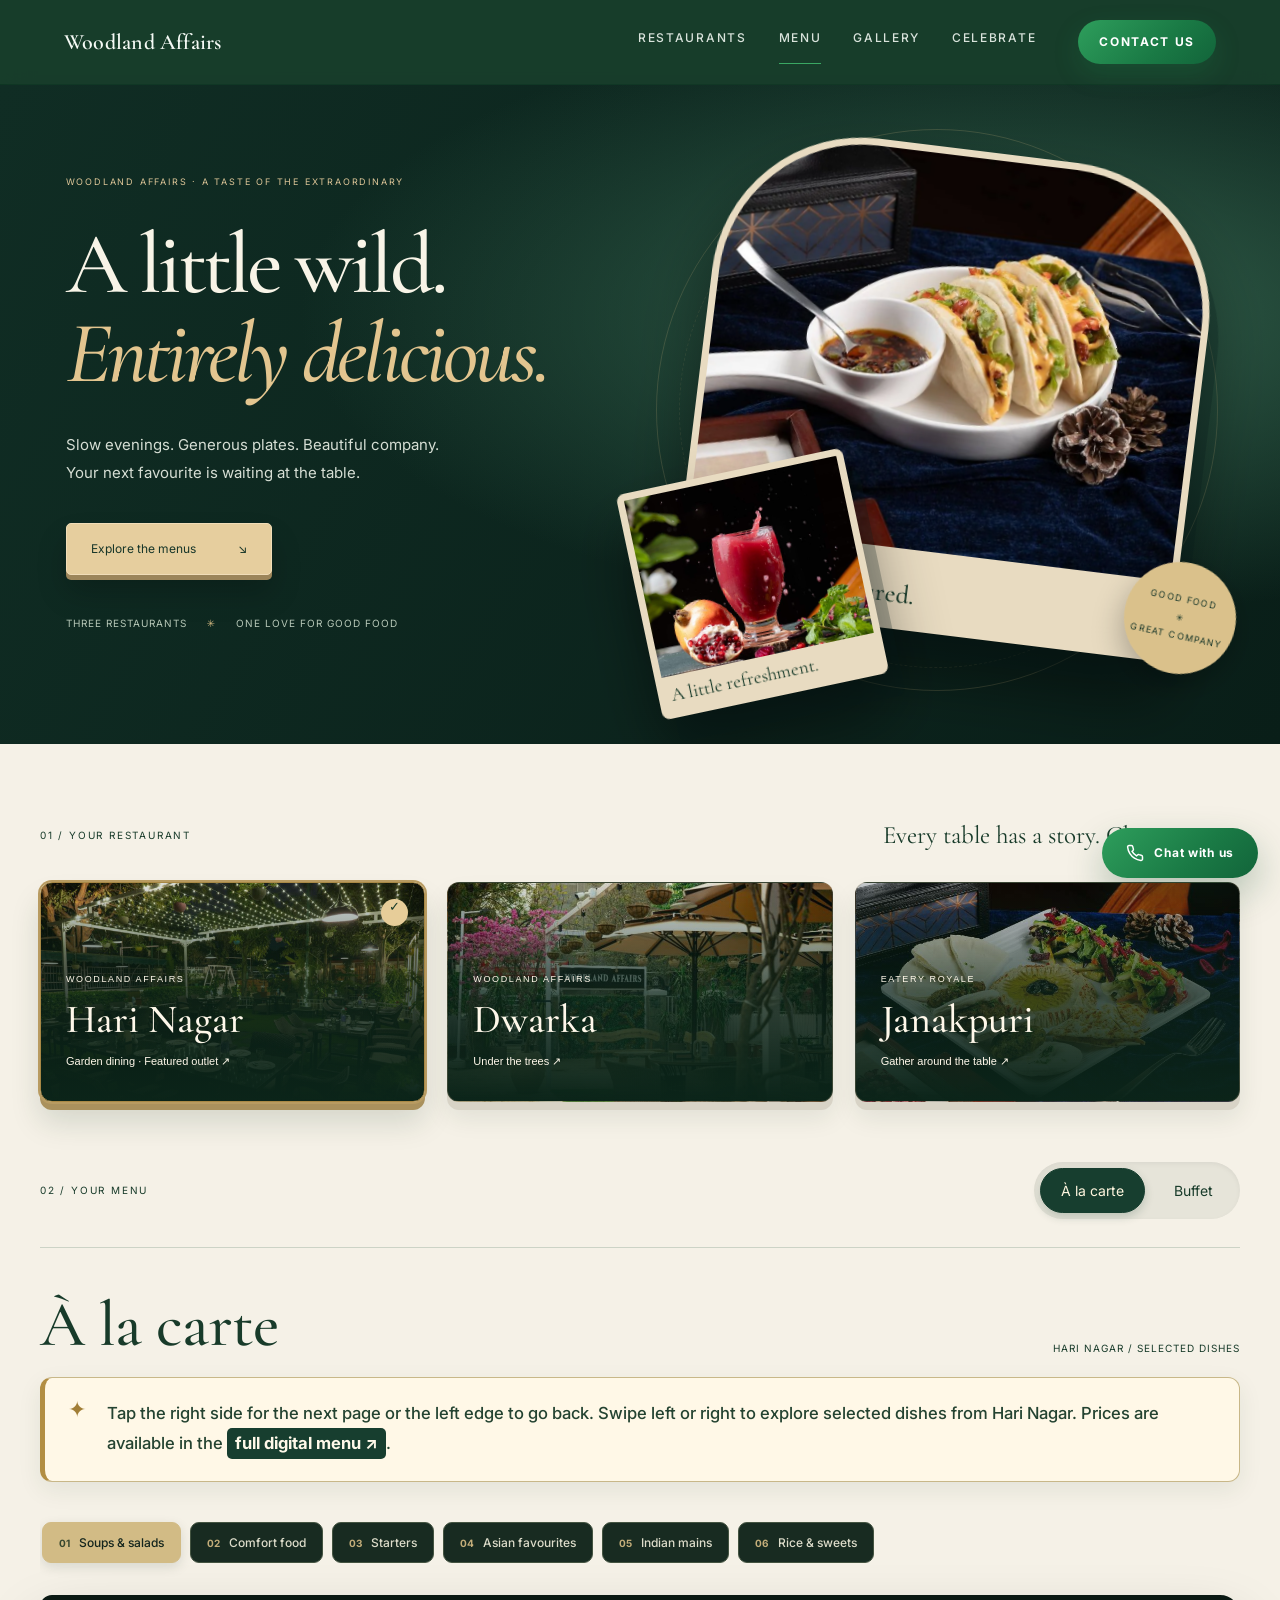
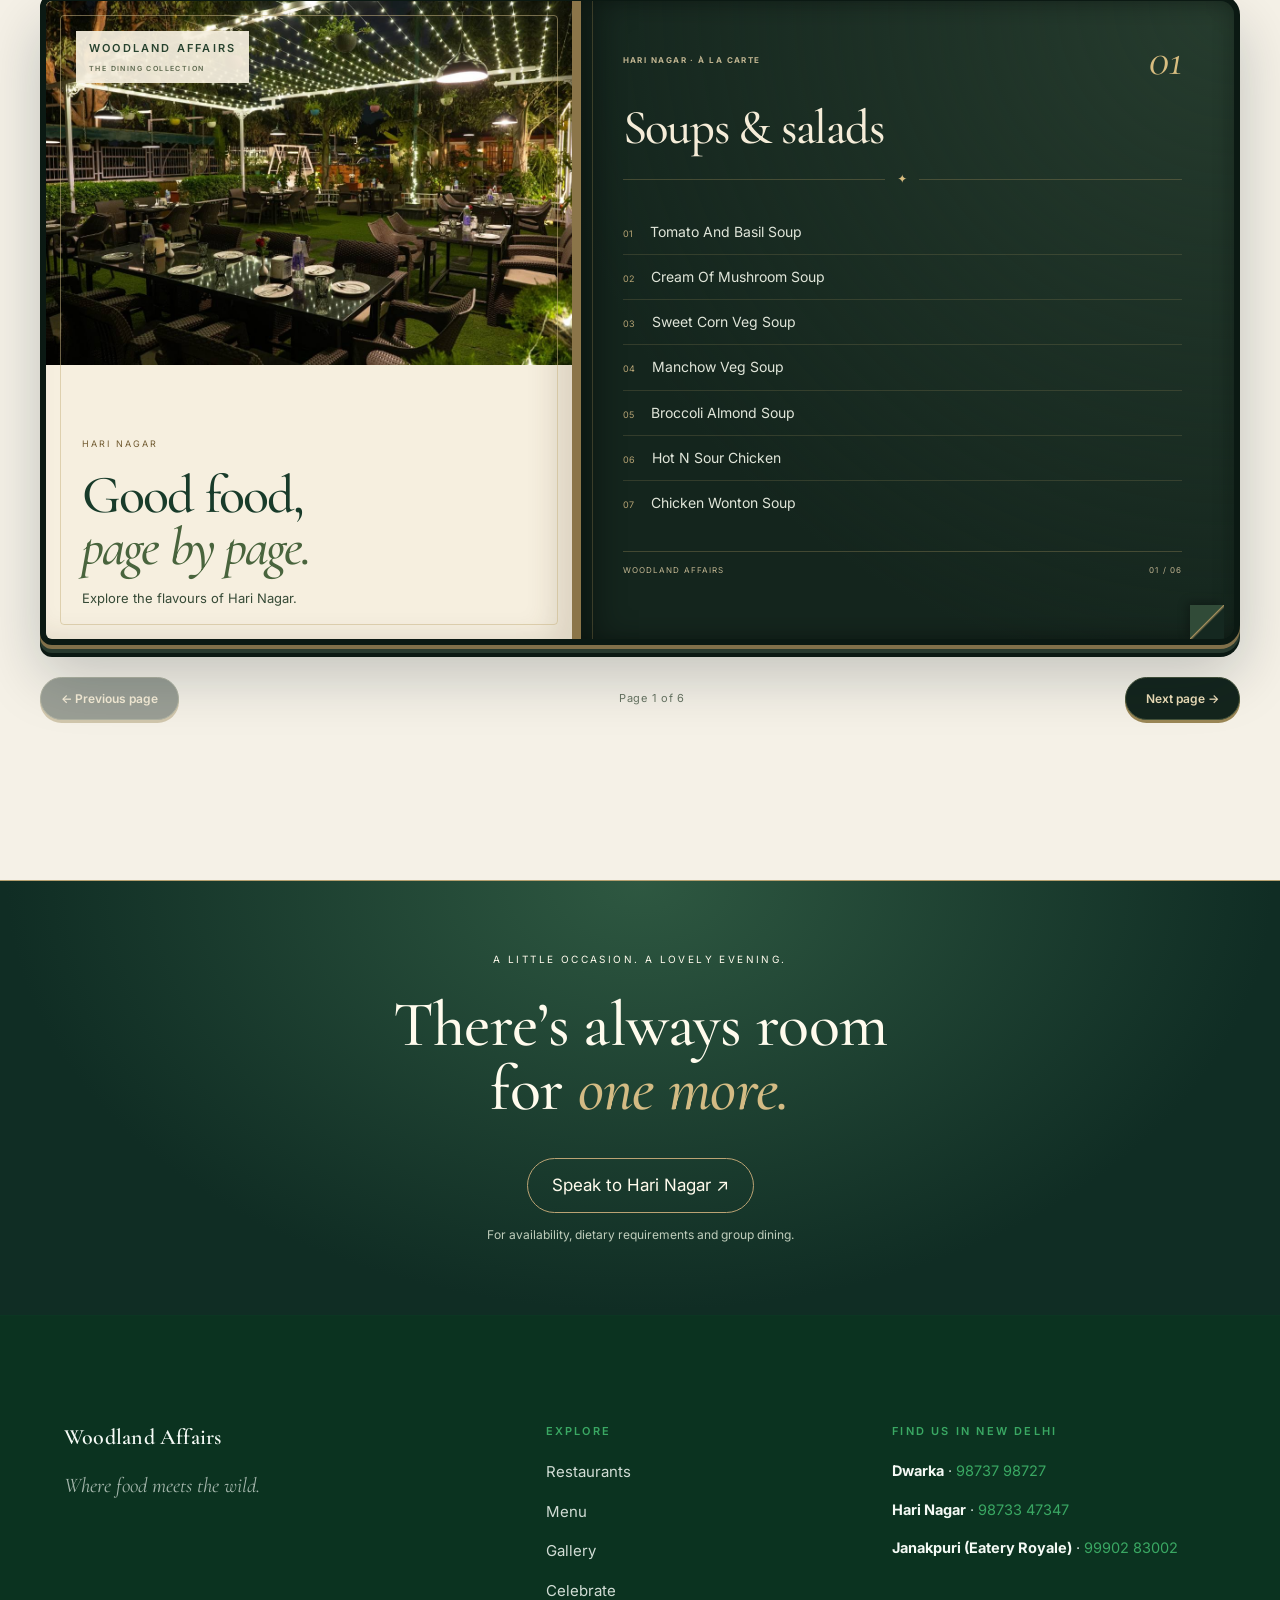
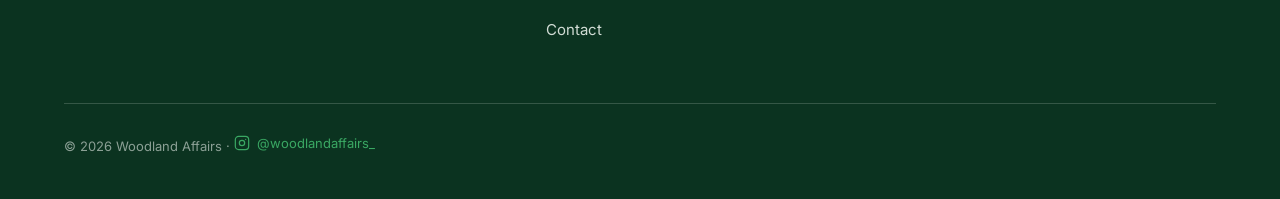
<file: menu.html>
<!DOCTYPE html>
<html lang="en">
<head>
<meta charset="utf-8"><meta name="viewport" content="width=device-width, initial-scale=1">
<title>Our Menus | Woodland Affairs</title>
<meta name="description" content="Browse outlet specific Woodland Affairs dishes and buffet packages for Hari Nagar and Dwarka.">
<link rel="icon" type="image/png" href="favicon.png?v=20261002-wa"><link rel="stylesheet" href="theme.css?v=20261013-no-video-buttons"><link rel="stylesheet" href="menu.css?v=20261002-audit">
<link href="https://fonts.googleapis.com/css2?family=Cormorant+Garamond:ital,wght@0,400;0,500;0,600;1,400;1,500&family=Inter:wght@400;500;600&display=swap" rel="stylesheet">
  <link rel="stylesheet" href="depth.css?v=20261002-audit" />
  <link rel="stylesheet" href="cinematic.css?v=20261002-audit" />
  <link rel="stylesheet" href="book.css?v=20261003-smooth-flip" />
  <link rel="stylesheet" href="photo-viewer.css?v=20261002" />
<meta property="og:title" content="Our Menus | Woodland Affairs">
<meta property="og:description" content="Explore dishes and buffet menus by restaurant.">
<meta property="og:type" content="website">
<meta name="twitter:card" content="summary_large_image">
</head>
<body class="menu-page">
<a class="skip-link" href="#top">Skip to main content</a>
<header class="nav always-solid" id="nav">
    <div class="wrap nav__inner">
      <a class="brand" href="index.html#top" aria-label="Woodland Affairs home"><span class="brand__name">Woodland Affairs</span></a>
      <nav class="nav__links" aria-label="Main navigation">
        <a href="index.html#outlets">Restaurants</a>
        <a href="menu.html" class="active" aria-current="page">Menu</a>
        <a href="gallery.html">Gallery</a>
        <a href="celebrate.html">Celebrate</a>
        <a class="nav__contact" href="contact.html">Contact Us</a>
      </nav>
      <button class="nav__toggle" aria-label="Open navigation" aria-controls="mobile-navigation" aria-expanded="false"><span></span><span></span><span></span></button>
    </div>
    <nav class="nav__panel" id="mobile-navigation" aria-label="Mobile navigation">
        <a href="index.html#outlets">Restaurants</a>
        <a href="menu.html" class="active" aria-current="page">Menu</a>
        <a href="gallery.html">Gallery</a>
        <a href="celebrate.html">Celebrate</a>
        <a class="nav__contact" href="contact.html">Contact Us</a>
    </nav>
  </header>
<main id="top">
<section class="menu-intro"><div class="menu-intro__copy"><p class="menu-kicker">Woodland Affairs · A taste of the extraordinary</p><h1>A little wild.<br><em>Entirely delicious.</em></h1><p>Slow evenings. Generous plates. Beautiful company.<br>Your next favourite is waiting at the table.</p><a href="#choose" class="intro-link">Explore the menus <span aria-hidden="true">↘</span></a><div class="hero-details"><span>Three restaurants</span><span>One love for good food</span></div></div><div class="food-stage" aria-label="A taste of Woodland Affairs"><div class="stage-orbit" aria-hidden="true"></div><figure class="food-stage__main" data-depth><img srcset="images/food-feat-480.webp 480w, images/food-feat-960.webp 960w, images/food-feat.webp 1200w" sizes="100vw" width="1200" height="800" decoding="async" loading="eager" src="images/food-feat.webp" alt="A colourful dish from the Woodland Affairs kitchen" fetchpriority="high"><figcaption><span>FROM OUR KITCHEN</span><strong>Made to be savoured.</strong></figcaption></figure><figure class="food-stage__small" data-depth><img srcset="images/gal-food-9-480.webp 480w, images/gal-food-9.jpg 850w" sizes="100vw" width="850" height="1063" decoding="async" loading="eager" fetchpriority="high" src="images/gal-food-9.jpg" alt="A fresh pomegranate cooler"><figcaption>A little refreshment.</figcaption></figure><span class="stage-seal" aria-hidden="true">GOOD FOOD<br>✳<br>GREAT COMPANY</span></div></section>
<section class="menu-workspace" id="choose">
<div class="step-heading"><span>01 / YOUR RESTAURANT</span><p>Every table has a story. Choose yours.</p></div>
<div class="outlet-picker" role="group" aria-label="Choose restaurant">
<button type="button" data-outlet="hari" aria-pressed="true"><small>WOODLAND AFFAIRS</small><strong>Hari Nagar</strong><span>Garden dining · Featured outlet ↗</span></button>
<button type="button" data-outlet="dwarka" aria-pressed="false"><small>WOODLAND AFFAIRS</small><strong>Dwarka</strong><span>Under the trees ↗</span></button>
<button type="button" data-outlet="janakpuri" aria-pressed="false"><small>EATERY ROYALE</small><strong>Janakpuri</strong><span>Gather around the table ↗</span></button>
</div>
<div class="type-heading"><span>02 / YOUR MENU</span><div class="menu-types" role="group" aria-label="Choose menu type"><button type="button" data-type="carte" aria-pressed="true">À la carte</button><button type="button" data-type="buffet" aria-pressed="false">Buffet</button></div></div>
<section id="menu-results" aria-live="polite"></section>
<noscript><p>Choose your restaurant’s digital menu:</p><ul><li><a href="https://woodland-affairs-dwarka.godirekt.in/spark/app/#/mainpage">Woodland Affairs — Dwarka</a></li><li><a href="https://eateryroyale.godirekt.in/spark/app/#/mainpage">Eatery Royale — Janakpuri</a></li><li><a href="https://woodland-affairs.godirekt.in/spark/app/#/mainpage">Woodland Affairs — Hari Nagar</a></li></ul></noscript>
</section>
<section class="menu-ending"><p class="menu-kicker">A little occasion. A lovely evening.</p><h2>There’s always room<br>for <em>one more.</em></h2><a id="outlet-call" href="tel:+919873347347">Speak to Hari Nagar ↗</a><p>For availability, dietary requirements and group dining.</p></section>
</main>
  <footer class="footer">
    <div class="wrap">
      <div class="footer__grid">
        <div class="footer__brand">
          <a class="brand" href="index.html#top"><span class="brand__name">Woodland Affairs</span></a>
          <p>Where food meets the wild.</p>
        </div>
        <div>
          <h4>Explore</h4>
          <div class="footer__links">
            <a href="index.html#outlets">Restaurants</a>
            <a href="menu.html">Menu</a>
            <a href="gallery.html">Gallery</a>
            <a href="celebrate.html">Celebrate</a>
            <a href="contact.html">Contact</a>
          </div>
        </div>
        <div class="footer__contact">
          <h4>Find us in New Delhi</h4>
          <p><strong style="color:var(--cream)">Dwarka</strong> · <a href="tel:+919873798727">98737 98727</a></p>
          <p><strong style="color:var(--cream)">Hari Nagar</strong> · <a href="tel:+919873347347">98733 47347</a></p>
          <p><strong style="color:var(--cream)">Janakpuri (Eatery Royale)</strong> · <a href="tel:+919990283002">99902 83002</a></p>
        </div>
      </div>
      <div class="footer__bottom">
        <span>© 2026 Woodland Affairs · <a class="footer__instagram" href="https://www.instagram.com/woodlandaffairs_/" target="_blank" rel="noopener noreferrer" aria-label="Woodland Affairs on Instagram: @woodlandaffairs_"><svg viewBox="0 0 24 24" fill="none" stroke="currentColor" stroke-width="1.8" stroke-linecap="round" stroke-linejoin="round" aria-hidden="true"><rect x="2" y="2" width="20" height="20" rx="5"/><circle cx="12" cy="12" r="4"/><circle cx="17.5" cy="6.5" r="1" fill="currentColor" stroke="none"/></svg>@woodlandaffairs_</a></span>
      </div>
    </div>
  </footer>
<a class="fab-call" href="contact.html" aria-label="Choose a restaurant to book a table on WhatsApp" aria-haspopup="dialog"><svg viewBox="0 0 24 24" fill="none" stroke="currentColor" stroke-width="2"><path d="M22 16.9v3a2 2 0 0 1-2.2 2 19.8 19.8 0 0 1-8.6-3 19.5 19.5 0 0 1-6-6 19.8 19.8 0 0 1-3-8.6A2 2 0 0 1 4.1 2h3a2 2 0 0 1 2 1.7c.1 1 .4 1.9.7 2.8a2 2 0 0 1-.5 2.1L8.1 9.9a16 16 0 0 0 6 6l1.3-1.3a2 2 0 0 1 2.1-.4c.9.3 1.8.6 2.8.7a2 2 0 0 1 1.7 2z"/></svg><span>Chat with us</span></a>
<script src="app.js?v=20261013-review"></script>
<script src="menu-data.js"></script>
<script src="menu.js?v=20261003-smooth-flip"></script>
  <script src="cinematic.js?v=20261013-no-video-buttons"></script>
  <script src="photo-viewer.js?v=20261002-static-only"></script>
</body></html>
</file>
<file: theme.css>
/* =========================================================
   Woodland Affairs — green & white design system (2026)
   Clean, fresh, botanical. Simple logo intro.
   ========================================================= */

:root{
  --deep:    #0b3320;   /* deep green — bands, nav-solid, footer */
  --forest:  #124a2d;
  --forest-2:#1a5a37;
  --emerald: #2e9e5c;
  --paper:   #ffffff;   /* body base (white) */
  --paper-2: #eef4ee;   /* light green-tinted section */
  --card:    #ffffff;
  --card-2:  #f2f7f2;
  --sand:    #e7dcc4;
  --cream:   #f5faf5;   /* near-white text on green */
  --ink:     #14301f;   /* dark green text */
  --muted:   #5f6f63;   /* muted green-grey */
  --green:   #1a7a45;   /* primary accent (readable on white) */
  --brass:   #1a7a45;   /* alias kept for existing rules → green */
  --brass-2: #3aa863;   /* lighter green (accents on dark, hover) */
  --brass-deep:#12643a;
  --line:    rgba(18,74,45,0.14);
  --line-d:  rgba(245,250,245,0.18);
  --glass:   rgba(18,74,45,0.04);

  --font-display: "Cormorant Garamond", Georgia, "Times New Roman", serif;
  --font-body: "Inter", system-ui, -apple-system, Segoe UI, Roboto, sans-serif;

  --wrap: 1280px;
  --radius: 6px;
  --radius-lg: 14px;
  --shadow: 0 20px 50px rgba(18,74,45,0.10);
  --shadow-lg: 0 34px 80px rgba(18,74,45,0.16);
  --ease: cubic-bezier(0.16,1,0.3,1);
}

*{ box-sizing:border-box; }
html{ scroll-behavior:smooth; scroll-padding-top:96px; -webkit-text-size-adjust:100%; }
body{
  margin:0; background:var(--paper); color:var(--ink);
  font-family:var(--font-body); font-size:17px; line-height:1.7;
  -webkit-font-smoothing:antialiased; overflow-x:hidden;
}
img, video{ display:block; max-width:100%; }
a{ color:inherit; text-decoration:none; }
h1,h2,h3,h4{ font-family:var(--font-display); font-weight:500; margin:0; line-height:1.0; letter-spacing:-0.01em; }
p{ margin:0; }
::selection{ background:var(--green); color:#fff; }

/* thin luxe page frame */
.frame{ position:fixed; inset:14px; border:1px solid var(--line); border-radius:4px; pointer-events:none; z-index:40; }
@media (max-width:640px){ .frame{ inset:8px; } }

/* soft ambience: gentle green top glow */
.ambience{ position:fixed; inset:0; pointer-events:none; z-index:1;
  background:radial-gradient(120% 80% at 50% -10%, rgba(46,158,92,0.07), transparent 45%); }

/* ---------- Layout ---------- */
.wrap{ width:100%; max-width:var(--wrap); margin:0 auto; padding:0 clamp(22px,5vw,64px); position:relative; z-index:2; }
.section{ padding:clamp(84px,11vw,168px) 0; position:relative; }
.section--tight{ padding:clamp(60px,8vw,110px) 0; }
.eyebrow{
  font-family:var(--font-body); text-transform:uppercase; letter-spacing:0.34em;
  font-size:11px; font-weight:600; color:var(--green);
  display:inline-flex; align-items:center; gap:12px;
}
.eyebrow::before{ content:""; width:30px; height:1px; background:linear-gradient(90deg,var(--green),transparent); display:inline-block; }
.eyebrow.no-rule::before{ display:none; }
.display{ font-size:clamp(44px,7vw,110px); line-height:0.96; letter-spacing:-0.02em; font-weight:500; }
.display em, h1 em, h2 em, h3 em{ font-style:italic; color:var(--green); font-weight:500; }
.lead{ font-size:clamp(17px,1.35vw,20px); color:var(--muted); line-height:1.75; }

/* ---------- Buttons ---------- */
.btn{
  display:inline-flex; align-items:center; gap:12px;
  font-family:var(--font-body); font-weight:600; font-size:12px;
  letter-spacing:0.16em; text-transform:uppercase;
  padding:16px 30px; border-radius:100px; border:1px solid transparent;
  cursor:pointer; transition:transform .5s var(--ease), background .4s ease, color .4s ease, border-color .4s ease, box-shadow .4s ease;
  position:relative; overflow:hidden;
}
.btn:hover{ transform:translateY(-3px); }
.btn--brass{ background:linear-gradient(135deg,var(--emerald),var(--green) 60%,var(--brass-deep)); color:#fff; box-shadow:0 12px 30px rgba(26,122,69,0.26); }
.btn--brass:hover{ box-shadow:0 18px 42px rgba(26,122,69,0.4); }
.btn--dark{ background:var(--forest-2); color:var(--cream); border-color:var(--line-d); }
.btn--dark:hover{ background:var(--emerald); }
.btn--ghost{ background:transparent; border-color:var(--line); color:var(--ink); }
.btn--ghost:hover{ border-color:var(--green); color:var(--green); }
.btn--on-dark{ background:rgba(245,250,245,0.08); border-color:var(--line-d); color:var(--cream); -webkit-backdrop-filter:blur(6px); backdrop-filter:blur(6px); }
.btn--on-dark:hover{ background:var(--cream); color:var(--deep); border-color:var(--cream); }
.btn--sm{ padding:12px 20px; font-size:11px; }
.btn--full{ width:100%; justify-content:center; }
.btn svg{ width:16px; height:16px; flex:none; }
.arrow{
  font-family:var(--font-body); font-weight:600; font-size:11px; letter-spacing:0.18em;
  text-transform:uppercase; color:var(--green);
  border-bottom:1px solid var(--green); padding-bottom:6px; display:inline-flex; gap:10px;
  transition:gap .4s var(--ease), color .3s ease;
}
.arrow:hover{ gap:18px; color:var(--brass-deep); }

/* ---------- Navbar ---------- */
.nav{ position:fixed; top:0; left:0; right:0; z-index:50;
  transition:background .5s var(--ease), box-shadow .5s ease, border-color .5s ease;
  border-bottom:1px solid transparent; }
.nav__inner{ display:flex; align-items:center; gap:24px; height:84px; transition:height .5s var(--ease); }
.brand{ display:flex; align-items:center; gap:13px; color:var(--cream); }
.brand__mark{
  width:46px; height:46px; border-radius:50%; display:grid; place-items:center;
  border:1px solid rgba(245,250,245,0.55); font-family:var(--font-display); font-weight:600; font-size:19px;
  color:var(--cream); letter-spacing:0.02em;
}
.brand__name{ font-family:var(--font-display); font-weight:600; font-size:22px; letter-spacing:0.01em; color:var(--cream); line-height:1; }
.nav__links{ display:flex; gap:32px; margin-left:auto; }
.nav__links a{ color:rgba(245,250,245,0.88); font-size:12px; font-weight:500; letter-spacing:0.14em; text-transform:uppercase; padding:8px 0; position:relative; }
.nav__links a::after{ content:""; position:absolute; left:0; bottom:0; height:1px; width:0; background:var(--brass-2); transition:width .4s var(--ease); }
.nav__links a:hover::after, .nav__links a.active::after{ width:100%; }
.nav__links .nav__contact{ margin-left:10px; padding:12px 21px; border-radius:100px; background:linear-gradient(135deg,var(--emerald),var(--green) 60%,var(--brass-deep)); color:#fff; font-weight:700; box-shadow:0 10px 24px rgba(26,122,69,.26); transition:transform .3s ease,box-shadow .3s ease; }
.nav__links .nav__contact::after{ display:none; }
.nav__links .nav__contact:hover{ color:#fff; transform:translateY(-2px); box-shadow:0 15px 30px rgba(26,122,69,.4); }
.nav__toggle{ display:none; margin-left:auto; background:none; border:0; color:var(--cream); cursor:pointer; padding:8px; }
.nav__toggle:focus-visible{ outline:2px solid var(--brass-2); outline-offset:4px; border-radius:6px; }
.nav__toggle span{ display:block; width:26px; height:2px; background:var(--cream); margin:6px 0; transition:.4s var(--ease); }

.nav.solid{ background:rgba(11,51,32,0.92); -webkit-backdrop-filter:blur(16px) saturate(1.2); backdrop-filter:blur(16px) saturate(1.2); border-color:var(--line-d); }
.nav.solid .nav__inner{ height:84px; }
.nav.always-solid{ background:rgba(11,51,32,0.95); -webkit-backdrop-filter:blur(16px); backdrop-filter:blur(16px); }

.nav__panel{ display:none; }
@media (max-width:1100px){
  .nav__links{ display:none; }
  .nav__toggle{ display:block; }
  .nav__panel{ display:block; position:fixed; inset:84px 0 auto 0; background:rgba(11,51,32,0.98);
    -webkit-backdrop-filter:blur(20px); backdrop-filter:blur(20px);
    border-top:1px solid var(--line-d); padding:22px clamp(22px,5vw,64px) 34px;
    transform:translateY(-14px); opacity:0; visibility:hidden; pointer-events:none; transition:.4s var(--ease); z-index:49; max-height:calc(100dvh - 84px); overflow-y:auto; }
  .nav.open .nav__panel{ transform:none; opacity:1; visibility:visible; pointer-events:auto; }
  .nav__panel a{ display:block; color:var(--cream); font-size:19px; font-family:var(--font-display); padding:15px 0; border-bottom:1px solid var(--line-d); }
  .nav__panel .nav__contact{ margin-top:20px; padding:13px 18px; border:0; border-radius:999px; background:linear-gradient(135deg,var(--emerald),var(--green) 60%,var(--brass-deep)); color:#fff; font-family:var(--font-body); font-size:12px; font-weight:700; letter-spacing:.14em; text-align:center; text-transform:uppercase; }
  .nav__panel .btn{ margin-top:20px; }
}
@media (max-width:1100px){ body.menu-open{ overflow:hidden; } }

/* ---------- Hero ---------- */
.hero{ position:relative; min-height:100svh; display:flex; align-items:flex-end; color:var(--cream); overflow:hidden; }
.hero--short{ min-height:74svh; align-items:center; }
.hero__media, .hero__media video, .hero__media img{ position:absolute; inset:0; width:100%; height:100%; object-fit:cover; }
.hero__media{ will-change:transform; }
.hero__overlay{ position:absolute; inset:0;
  background:linear-gradient(180deg, rgba(9,38,23,0.62) 0%, rgba(9,38,23,0.2) 28%, rgba(9,38,23,0.4) 60%, rgba(9,38,23,0.9) 100%); }
.hero__inner{ position:relative; z-index:3; width:100%; padding-bottom:clamp(60px,10vh,130px); padding-top:130px; }
.hero--short .hero__inner{ padding-bottom:clamp(48px,7vh,86px); }
.hero__eyebrow{ color:var(--brass-2); }
.hero__title{ font-size:clamp(56px,10vw,150px); line-height:0.9; letter-spacing:-0.03em; font-weight:500; margin:24px 0 26px; max-width:16ch; }
.hero__title em{ color:var(--brass-2); }
.hero__dek{ font-size:clamp(16px,1.4vw,21px); max-width:600px; color:rgba(245,250,245,0.9); line-height:1.65; }
.hero__actions{ display:flex; flex-wrap:wrap; gap:16px; margin-top:40px; }
.hero__badge{ position:absolute; z-index:3; right:clamp(22px,5vw,64px); top:130px;
  display:flex; align-items:center; gap:13px; color:var(--cream);
  background:rgba(9,38,23,0.42); border:1px solid var(--line-d); border-radius:100px; padding:11px 20px;
  -webkit-backdrop-filter:blur(8px); backdrop-filter:blur(8px); }
.hero__badge strong{ font-family:var(--font-display); font-weight:600; font-size:28px; line-height:1; color:var(--brass-2); }
.hero__badge span{ font-size:11px; letter-spacing:0.06em; color:rgba(245,250,245,0.85); }
@media (max-width:720px){ .hero__badge{ display:none; } }
.hero__scroll{ position:absolute; left:50%; bottom:30px; transform:translateX(-50%); z-index:3;
  color:rgba(245,250,245,0.7); font-size:10px; letter-spacing:0.24em; text-transform:uppercase;
  display:flex; flex-direction:column; align-items:center; gap:10px; }
.hero__scroll::after{ content:""; width:1px; height:40px; background:linear-gradient(var(--brass-2),transparent); animation:scrollpulse 2.4s var(--ease) infinite; }
@keyframes scrollpulse{ 0%,100%{ opacity:.3; transform:scaleY(.6); transform-origin:top; } 50%{ opacity:1; transform:scaleY(1); } }
@media (max-width:720px){ .hero__scroll{ display:none; } }
/* animated hero headline */
.reveal-line{ display:block; overflow:hidden; }
.reveal-line > span{ display:inline-block; transform:translateY(110%); transition:transform 1s var(--ease); }
.hero.in .reveal-line > span{ transform:none; }
.hero .hero__eyebrow, .hero .hero__dek, .hero .hero__actions{ opacity:0; transform:translateY(20px); transition:opacity 1s ease .5s, transform 1s var(--ease) .5s; }
.hero.in .hero__eyebrow, .hero.in .hero__dek, .hero.in .hero__actions{ opacity:1; transform:none; }

/* ---------- Section header ---------- */
.sec-head{ max-width:760px; }
.sec-head h2{ margin:22px 0 0; }
.sec-head.center{ margin:0 auto; text-align:center; }
.sec-head.center .eyebrow{ justify-content:center; }
.sec-head .lead{ margin-top:22px; }

/* ---------- Outlets ---------- */
.outlets-grid{ display:grid; grid-template-columns:repeat(3,1fr); gap:26px; margin-top:64px; }
.o-card{ background:var(--card); border:1px solid var(--line); border-radius:var(--radius-lg); overflow:hidden;
  display:flex; flex-direction:column; transition:transform .6s var(--ease), box-shadow .6s ease, border-color .6s ease;
  transform-style:preserve-3d; box-shadow:var(--shadow); }
.o-card:hover{ box-shadow:var(--shadow-lg); border-color:rgba(26,122,69,0.35); }
.o-card__media{ position:relative; aspect-ratio:4/3; overflow:hidden; }
.o-card__media img{ width:100%; height:100%; object-fit:cover; transition:transform 1.2s var(--ease); }
.o-card:hover .o-card__media img{ transform:scale(1.08); }
.o-card__tag{ position:absolute; top:15px; left:15px; background:rgba(11,51,32,0.78); color:var(--cream); font-size:10px; letter-spacing:0.16em; text-transform:uppercase; font-weight:600; padding:7px 14px; border-radius:100px; -webkit-backdrop-filter:blur(4px); backdrop-filter:blur(4px); }
.o-card__body{ padding:30px 28px 34px; display:flex; flex-direction:column; flex:1; }
.o-card__body h3{ font-size:29px; margin-bottom:14px; color:var(--ink); }
.o-card__body address{ font-style:normal; color:var(--muted); font-size:14.5px; line-height:1.6; margin-bottom:18px; }
.o-card__hours{ color:var(--ink); font-size:14px; font-weight:500; margin:-8px 0 14px; }
.o-card__phone{ color:var(--green); font-weight:600; font-size:15px; margin-bottom:22px; display:inline-block; letter-spacing:0.02em; }
.o-card__actions{ margin-top:auto; display:flex; gap:24px; flex-wrap:wrap; }

/* ---------- Split blocks ---------- */
.split{ display:grid; grid-template-columns:1.05fr 1fr; gap:clamp(34px,6vw,96px); align-items:center; }
.split + .split{ margin-top:clamp(70px,9vw,140px); }
.split--reverse .split__media{ order:2; }
.split__media{ border-radius:var(--radius-lg); overflow:hidden; aspect-ratio:5/4; box-shadow:var(--shadow); position:relative; }
.split__media img{ width:100%; height:100%; object-fit:cover; transition:transform 1.3s var(--ease); }
.split__media:hover img{ transform:scale(1.05); }
.split__body h2{ margin:20px 0 20px; }
.split__body .lead{ margin-bottom:30px; }

/* ---------- Menu highlights ---------- */
.menu-cats{ display:grid; grid-template-columns:repeat(4,1fr); gap:16px; margin-top:56px; }
.mcat{ position:relative; border-radius:var(--radius-lg); overflow:hidden; aspect-ratio:3/4.2; display:block; border:1px solid var(--line-d); }
.mcat img{ width:100%; height:100%; object-fit:cover; transition:transform 1.3s var(--ease); }
.mcat:hover img{ transform:scale(1.09); }
.mcat__shade{ position:absolute; inset:0; background:linear-gradient(180deg,rgba(9,38,23,0) 30%,rgba(9,38,23,0.9) 100%); }
.mcat__label{ position:absolute; left:18px; right:18px; bottom:18px; z-index:2; color:var(--cream); }
.mcat__label strong{ font-family:var(--font-display); font-weight:600; font-size:24px; display:block; }
.mcat__label span{ font-size:12.5px; color:rgba(245,250,245,0.78); }
@media (max-width:860px){ .menu-cats{ grid-template-columns:1fr 1fr; } }

/* ---------- Reviews band ---------- */
.band{ background:var(--forest); color:var(--cream); }
.band .eyebrow{ color:var(--brass-2); }
.band .eyebrow::before{ background:linear-gradient(90deg,var(--brass-2),transparent); }
.reviews{ display:grid; grid-template-columns:auto 1fr; gap:clamp(34px,7vw,96px); align-items:center; }
.reviews__score{ text-align:center; }
.reviews__score .num{ font-family:var(--font-display); font-weight:600; font-size:clamp(84px,11vw,140px); line-height:0.9; color:var(--brass-2); }
.reviews__score .stars{ color:var(--brass-2); letter-spacing:4px; font-size:19px; }
.reviews__score .cnt{ font-size:13px; color:rgba(245,250,245,0.68); margin-top:10px; letter-spacing:0.04em; }
.reviews__body h2{ color:var(--cream); margin:18px 0 26px; }
.reviews__body h2 em{ color:var(--brass-2); }
.tags{ display:flex; flex-wrap:wrap; gap:11px; }
.tags span{ border:1px solid var(--line-d); border-radius:100px; padding:11px 18px; font-size:13px; color:var(--cream); transition:border-color .3s ease, color .3s ease; }
.tags span:hover{ border-color:var(--brass-2); color:var(--brass-2); }
.reviews__note{ color:rgba(245,250,245,0.6); font-size:12.5px; margin-top:26px; }

/* ---------- Gallery teaser ---------- */
.teaser-grid{ display:grid; grid-template-columns:repeat(4,1fr); grid-auto-rows:220px; gap:16px; margin-top:56px; }
.teaser-grid figure{ margin:0; border-radius:var(--radius-lg); overflow:hidden; border:1px solid var(--line); }
.teaser-grid img{ width:100%; height:100%; object-fit:cover; transition:transform 1.3s var(--ease); }
.teaser-grid figure:hover img{ transform:scale(1.06); }
.teaser-grid .tall{ grid-row:span 2; }
.teaser-grid .wide{ grid-column:span 2; }

/* ---------- CTA strip ---------- */
.cta-strip{ position:relative; overflow:hidden; border-radius:var(--radius-lg); color:var(--cream); border:1px solid var(--line); }
.cta-strip img{ position:absolute; inset:0; width:100%; height:100%; object-fit:cover; }
.cta-strip__shade{ position:absolute; inset:0; background:linear-gradient(90deg, rgba(9,38,23,0.9), rgba(9,38,23,0.45)); }
.cta-strip__inner{ position:relative; z-index:2; padding:clamp(56px,8vw,104px) clamp(32px,6vw,84px); max-width:640px; }
.cta-strip h2{ color:var(--cream); margin:18px 0 20px; }
.cta-strip h2 em{ color:var(--brass-2); }
.cta-strip p{ color:rgba(245,250,245,0.88); margin-bottom:32px; }

/* ---------- Info strip ---------- */
.info-strip{ display:grid; grid-template-columns:repeat(3,1fr); gap:30px; }
.info-strip .item{ display:flex; gap:16px; align-items:flex-start; padding:28px; border:1px solid var(--line); border-radius:var(--radius-lg); background:var(--card-2); }
.info-strip .ic{ color:var(--green); flex:none; margin-top:2px; }
.info-strip .ic svg{ width:24px; height:24px; }
.info-strip h4{ font-family:var(--font-body); font-size:11px; letter-spacing:0.18em; text-transform:uppercase; color:var(--muted); font-weight:600; margin-bottom:8px; }
.info-strip p{ color:var(--ink); font-size:15px; line-height:1.55; }
@media (max-width:820px){ .info-strip{ grid-template-columns:1fr; gap:16px; } }

/* ---------- Footer ---------- */
.footer{ background:var(--deep); color:var(--cream); padding:clamp(72px,9vw,110px) 0 42px; border-top:1px solid var(--line); position:relative; z-index:2; }
.footer__grid{ display:grid; grid-template-columns:1.5fr 1fr 1.2fr; gap:clamp(34px,6vw,80px); }
.footer__brand .brand__name{ color:var(--cream); }
.footer__brand p{ color:rgba(245,250,245,0.66); margin-top:20px; font-family:var(--font-display); font-style:italic; font-size:21px; }
.footer h4{ font-family:var(--font-body); text-transform:uppercase; letter-spacing:0.2em; font-size:11px; color:var(--brass-2); font-weight:600; margin-bottom:22px; }
.footer__links{ display:flex; flex-direction:column; gap:14px; }
.footer__links a{ color:rgba(245,250,245,0.85); font-size:15px; }
.footer__links a:hover{ color:var(--brass-2); }
.footer__contact p{ color:rgba(245,250,245,0.85); font-size:14.5px; line-height:1.6; margin-bottom:15px; }
.footer__contact a{ color:var(--brass-2); }
.footer__bottom{ border-top:1px solid var(--line-d); margin-top:60px; padding-top:28px; display:flex; justify-content:space-between; flex-wrap:wrap; gap:12px; color:rgba(245,250,245,0.55); font-size:13px; }
.footer__bottom a{ color:var(--brass-2); }
.footer__bottom a:hover{ color:var(--cream); }
.footer__instagram{ display:inline-flex; align-items:center; gap:7px; }
.footer__instagram svg{ width:16px; height:16px; flex:none; }

/* ---------- Floating call pill ---------- */
.fab-call{ position:fixed; right:22px; bottom:22px; z-index:45;
  display:inline-flex; align-items:center; gap:10px; padding:15px 24px; border-radius:100px;
  background:linear-gradient(135deg,var(--emerald),var(--green) 60%,var(--brass-deep)); color:#fff;
  font-family:var(--font-body); font-weight:700; font-size:12px; letter-spacing:0.06em;
  box-shadow:0 16px 36px rgba(18,74,45,0.28); transition:transform .5s var(--ease), box-shadow .4s ease; }
.fab-call:hover{ transform:translateY(-3px); box-shadow:0 22px 50px rgba(26,122,69,0.4); }
.fab-call svg{ width:18px; height:18px; }
@media (max-width:560px){ .fab-call{ right:16px; bottom:16px; padding:15px; } .fab-call span{ display:none; } }

/* ---------- Reveal on scroll ---------- */
[data-reveal]{ opacity:1; }
html.js [data-reveal]{ opacity:0; transform:translateY(28px); transition:opacity 1s var(--ease), transform 1s var(--ease); }
html.js [data-reveal].in{ opacity:1; transform:none; }

/* ---------- 3D tilt ---------- */
.tilt{ transform-style:preserve-3d; transition:transform .3s var(--ease); }

/* =========================================================
   SIMPLE LOGO INTRO
   ========================================================= */
body.intro-active{ overflow:hidden; }
#intro{ position:fixed; inset:0; z-index:9999; background:var(--deep); display:grid; place-items:center;
  transition:opacity 1s var(--ease), visibility 1s; }
#intro::before{ content:""; position:absolute; inset:0;
  background:radial-gradient(120% 90% at 50% 45%, rgba(46,158,92,0.16), transparent 60%); pointer-events:none; }
#intro.gone{ opacity:0; visibility:hidden; }
.intro__logo{ position:relative; z-index:2; text-align:center; padding:0 24px; }
.intro__mark{ width:112px; height:112px; border-radius:50%; border:1.5px solid rgba(245,250,245,0.6);
  display:grid; place-items:center; margin:0 auto 28px; font-family:var(--font-display); font-weight:600;
  font-size:46px; color:#fff; letter-spacing:0.02em; position:relative;
  opacity:0; transform:scale(0.82); animation:logoIn 1s var(--ease) .2s forwards; }
.intro__mark::after{ content:""; position:absolute; inset:-12px; border-radius:50%; border:1px solid rgba(245,250,245,0.22);
  opacity:0; transform:scale(0.7); animation:ringOut 1.8s var(--ease) .5s forwards; }
.intro__name{ display:block; font-family:var(--font-display); font-weight:600; color:#fff; line-height:1;
  font-size:clamp(38px,7vw,74px); letter-spacing:0.01em;
  opacity:0; transform:translateY(16px); animation:logoUp 1s var(--ease) .5s forwards; }
.intro__name em{ font-style:italic; color:var(--brass-2); }
.intro__tag{ display:block; font-family:var(--font-display); font-style:italic; color:rgba(245,250,245,0.75);
  font-size:clamp(16px,2.2vw,22px); margin-top:14px;
  opacity:0; animation:logoUp 1s var(--ease) .85s forwards; }
.intro__line{ width:0; height:1px; margin:24px auto 0; background:rgba(245,250,245,0.5); animation:lineGrow 1.1s var(--ease) 1.05s forwards; }
.intro__skip{ position:absolute; bottom:26px; right:28px; z-index:3; background:none; border:0; cursor:pointer;
  color:rgba(245,250,245,0.55); font-family:var(--font-body); font-size:11px; letter-spacing:0.2em; text-transform:uppercase; }
.intro__skip:hover{ color:#fff; }
.intro__bar{ position:absolute; left:0; bottom:0; height:2px; width:0; background:linear-gradient(90deg,var(--brass-deep),var(--emerald)); z-index:3; }
/* Logo flight (intro.js): the mark and name fly from the intro into the nav brand. */
#intro.flying .intro__tag, #intro.flying .intro__line, #intro.flying .intro__skip, #intro.flying .intro__bar{ opacity:0; transition:opacity .35s ease; }
.intro-flight .nav .brand__mark, .intro-flight .nav .brand__name{ opacity:0; }
.nav .brand__mark, .nav .brand__name{ transition:opacity .28s ease; }
.intro-flyer{ position:fixed; z-index:10000; margin:0!important; pointer-events:none; transform-origin:0 0; animation:none!important; opacity:1; white-space:nowrap; will-change:transform; }
.intro-flyer.intro__mark::after{ animation:ringFade .7s var(--ease) forwards; }
.intro-flyer em{ transition:color 1s ease; }
.intro-flyer.to-nav em{ color:var(--cream); }
@keyframes ringFade{ from{ opacity:1; transform:scale(1); } to{ opacity:0; transform:scale(1.4); } }
@keyframes logoIn{ to{ opacity:1; transform:none; } }
@keyframes logoUp{ to{ opacity:1; transform:none; } }
@keyframes ringOut{ to{ opacity:1; transform:scale(1); } }
@keyframes lineGrow{ to{ width:120px; } }

/* ---------- Responsive ---------- */
@media (max-width:960px){
  .outlets-grid{ grid-template-columns:1fr; max-width:500px; margin-inline:auto; }
  .split{ grid-template-columns:1fr; }
  .split--reverse .split__media{ order:0; }
  .reviews{ grid-template-columns:1fr; text-align:left; }
  .teaser-grid{ grid-template-columns:repeat(2,1fr); grid-auto-rows:190px; }
  .footer__grid{ grid-template-columns:1fr 1fr; }
}
@media (max-width:560px){
  body{ font-size:16px; }
  .footer__grid{ grid-template-columns:1fr; }
  .teaser-grid .wide{ grid-column:span 2; }
}
@media (prefers-reduced-motion:reduce){
  *{ scroll-behavior:auto!important; transition:none!important; animation:none!important; }
  [data-reveal]{ opacity:1; transform:none; }
  .reveal-line > span{ transform:none; }
  .hero .hero__eyebrow, .hero .hero__dek, .hero .hero__actions{ opacity:1; transform:none; }
  .intro__mark, .intro__name, .intro__tag{ opacity:1; transform:none; }
  .intro__line{ width:120px; }
}
.booking-dialog { width:min(540px,calc(100% - 32px)); max-height:calc(100dvh - 48px); margin:auto; padding:42px 30px 30px; border:1px solid #cfba88; border-radius:18px; background:#f8f5ed; color:#183b2a; box-shadow:0 30px 100px #0006; overflow:auto; }
.booking-dialog::backdrop { background:rgba(5,24,16,.75); backdrop-filter:blur(6px); }
.booking-dialog h2 { font-size:clamp(32px,6vw,44px); margin:20px 0 14px; }
.booking-dialog #booking-description { font-size:14px; color:#566652; line-height:1.6; }
.booking-close { position:absolute; right:14px; top:10px; width:40px; height:40px; border:0; background:transparent; color:#183b2a; font-size:30px; cursor:pointer; }
.booking-outlets { display:grid; gap:12px; margin-top:26px; }
.booking-outlets a { display:flex; justify-content:space-between; align-items:center; gap:16px; border:1px solid #ccd4c4; border-radius:10px; padding:16px 18px; background:#fffdf6; }
.booking-outlets a:hover { background:#e8edde; border-color:#537543; }
.booking-outlets small { display:block; text-transform:uppercase; font-size:9px; letter-spacing:.12em; }
.booking-outlets strong { display:block; font-family:var(--font-display); font-weight:500; font-size:28px; }
.booking-action { font-size:12px; white-space:nowrap; color:#23633d; }
.booking-dialog :focus-visible { outline:2px solid #297445; outline-offset:3px; }

/* Keep the fixed phone header inexpensive while the page scrolls. */
@media (hover:none) and (pointer:coarse) {
  .nav.solid,.nav.always-solid { background:#0b3320; -webkit-backdrop-filter:none; backdrop-filter:none; }
}

/* Touch/browser focus restoration must not put a box around the wordmark. */
.brand:focus { outline:none; }
.keyboard-navigation .brand:focus-visible { outline:2px solid var(--brass-2); outline-offset:6px; border-radius:2px; }

/* Keyboard bypass. */
.skip-link:focus-visible{outline:3px solid #e5c992;outline-offset:4px}
.skip-link{position:fixed;top:8px;left:8px;z-index:10000;padding:12px 18px;background:#10271b;color:white;transform:translateY(-160%)}
.skip-link:focus{transform:none}
</file>
<file: depth.css>
/* Lightweight surface depth: no extra images, libraries, or continuous animation. */
:root { --depth-edge:#c5b486; --depth-shadow:0 6px 0 #dfe7dc,0 18px 36px #17342116; }
html { scroll-padding-top:100px; }
body .o-card,body .c-card { background:linear-gradient(135deg,#fff,#f1f5ed); border:1px solid #cdd9c6; box-shadow:var(--depth-shadow); }
body .o-card__media,body .c-card__media { border-bottom:3px solid #c5b486; }
body .o-card__tag,body .c-card__tag { border:1px solid #dfd6b365; box-shadow:0 4px 12px #0003; }
body .split__media,body .gitem__media { border:5px solid #f7f5eb; box-shadow:9px 10px 0 #d9e3d4,20px 25px 40px #17342120; }
body .gitem:nth-child(odd) .gitem__media { box-shadow:-9px 10px 0 #d9e3d4,-20px 25px 40px #17342120; }
body .func,body .mcat { border:1px solid #d0b47b80; box-shadow:0 6px 0 #254b36,0 15px 26px #0b281c26; }
body .func__label,body .mcat__label { padding:13px 0 0; border-top:1px solid #ead8a566; text-shadow:0 2px 8px #0005; }
body .teaser-grid figure,body .spread figure,body .more-gallery__item { box-shadow:0 4px 0 #b4c2a855,0 12px 22px #102e201a; }
body .care .n { display:grid; place-items:center; flex:0 0 40px; height:40px; padding:0; border:1px solid #c5cdbb; border-radius:50%; background:linear-gradient(135deg,#fff,#e1e9d8); box-shadow:0 3px 0 #ccd6c2; }
body .hero__badge { border:1px solid #dbc08b88; box-shadow:0 7px 0 #05261640,0 18px 35px #0003; }
body .btn--brass { border-top:1px solid #ffffff50; box-shadow:0 4px 0 #0a442b,0 10px 20px #1033211a; }
body .btn--brass:active { transform:translateY(2px); box-shadow:0 2px 0 #0a442b; }
body .sec-head .eyebrow { color:#607347; }
body .band .eyebrow { color:#c6d6a5; }
body .cta-strip { box-shadow:0 8px 0 #d7dfcd,0 22px 45px #18382220; border-color:#a9bb99; }
/* Pointer 3D (driven by app.js): --dx/--dy are the cursor position from -1 to 1, --dl is lift from 0 to 1. */
body .depth-active,
body.menu-page .outlet-picker button.depth-active {
  position:relative; z-index:2; will-change:transform;
  transform:perspective(900px) rotateX(calc(var(--dy,0) * -10deg)) rotateY(calc(var(--dx,0) * 10deg)) translateY(calc(var(--dl,0) * -10px)) scale(calc(1 + var(--dl,0) * .03));
  box-shadow:0 18px 32px #08261626;
  transition:none;
}
.depth-glare { display:none; }
body .depth-active > .depth-glare {
  display:block; position:absolute; inset:0; z-index:4; border-radius:inherit; pointer-events:none;
  opacity:calc(var(--dl,0) * .6);
  background:linear-gradient(115deg, transparent 15%, rgb(255 255 255 / .22) 48%, transparent 80%);
  transform:translate(calc(var(--dx,0) * 8%), calc(var(--dy,0) * 8%));
}
/* The photo slides against the tilt so it reads as a window into a deeper scene. */
body .o-card.depth-active:hover .o-card__media img,
body .c-card.depth-active:hover .c-card__media img,
body .gitem .gitem__media.depth-active:hover img,
body .depth-active:hover > img {
  transform:scale(1.14) translate(calc(var(--dx,0) * -3.5%), calc(var(--dy,0) * -3.5%));
  transition:transform .25s ease-out;
}
@media (hover:none) and (pointer:coarse) {
  body { -webkit-user-select:none; user-select:none; }
  .o-card__media, .c-card__media, .gitem__media, .split__media, .func, .mcat, .food-stage {
    -webkit-touch-callout:none;
    -webkit-user-select:none;
    user-select:none;
    touch-action:pan-y;
  }
  .o-card__media img, .c-card__media img, .gitem__media img, .split__media img, .func img, .mcat img, .food-stage img {
    -webkit-user-drag:none;
    pointer-events:none;
  }
  body .o-card.depth-active .o-card__media img,
  body .c-card.depth-active .c-card__media img,
  body .gitem .gitem__media.depth-active img,
  body .depth-active > img {
    transform:scale(1.08) translate(calc(var(--dx,0) * -2%), calc(var(--dy,0) * -2%));
    transition:transform .25s ease-out;
  }
}
body .o-card.depth-active .o-card__body,
body .c-card.depth-active .c-card__body,
body .depth-active .func__label,
body .depth-active .mcat__label { translate:calc(var(--dx,0) * 6px) calc(var(--dy,0) * 5px); }
@media(hover:hover) and (pointer:fine) {
  .o-card,.c-card,.func,.mcat,.gitem__media,.split__media { transition:transform .3s ease-out,box-shadow .3s ease-out; }
  /* A little bleed so the layered hero can drift without exposing its edges. */
  body .hero__media { scale:1.05; }
  .hero__inner,.hero__badge,.food-stage figure,.stage-orbit,.stage-seal { will-change:translate; }
}
@media(max-width:760px) {
  body .split__media,body .gitem__media { border-width:3px; box-shadow:5px 6px 0 #d9e3d4,0 12px 20px #17342114; }
  body .gitem:nth-child(odd) .gitem__media { box-shadow:-5px 6px 0 #d9e3d4,0 12px 20px #17342114; }
}
@media(prefers-reduced-motion:reduce) {
  html { scroll-behavior:auto; }
  body .depth-active { transform:none!important; }
  body .o-card,body .c-card,body .func,body .mcat,body .gitem__media,body .split__media,body .btn { transition:none!important; }
  body .o-card:hover img,body .c-card:hover img,body .func:hover img,body .mcat:hover img,body .gitem:hover img,body .split__media:hover img { transform:none; }
}
/* Italic heading accents on dark sections: the base green is too close to the background. */
body .band .display em,body .cta-strip em,body .hero__title em { color:#9fdcb3; }
/* Elements waiting to slide in sit off to the side; clip them so phones never scroll sideways. */
main { overflow-x:clip; }
/* Individual translate keeps scroll entrances separate from hover transforms. */
body .scroll-entry { opacity:0; translate:72px 12px; transition:opacity .8s ease,translate .9s cubic-bezier(.16,1,.3,1); }
body .scroll-entry[data-enter="left"] { translate:-72px 12px; }
body .scroll-entry.scroll-arrived { opacity:1; translate:0 0; }
@media(max-width:760px) {
  body .scroll-entry { translate:24px 8px; }
  body .scroll-entry[data-enter="left"] { translate:-24px 8px; }
  body .scroll-entry.scroll-arrived { translate:0 0; }
}
@media(prefers-reduced-motion:reduce) {
  body .scroll-entry { opacity:1; translate:none; transition:none!important; }
}
@media print {
  body .scroll-entry { opacity:1; translate:none; }
}
</file>
<file: intro.css>
/* Forest entrance. All styles are scoped to the intro. */
#intro{isolation:isolate;overflow:hidden;background:#061810;color:#fff6de;perspective:900px;transition:opacity .55s ease,visibility .55s}
html:not(.js) #intro{display:none}
#intro::before{display:none}
#intro::after{content:'';position:absolute;inset:0;pointer-events:none;z-index:2;box-shadow:inset 0 0 140px 30px #020b0788}
#intro .intro__garden{position:absolute;inset:-4%;z-index:-3;background:linear-gradient(#04160dd9,#0a291b99 50%,#031209ed),url('images/amb-hero.webp') center/cover;animation:forestApproach 5s ease-out both}
#intro .intro__light{position:absolute;inset:0;z-index:-2;background:radial-gradient(ellipse at 50% 28%,#f6df9a25,transparent 55%);animation:forestLight 5s ease-out both}
#intro .intro__foliage{position:absolute;top:-8%;bottom:-12%;width:45%;z-index:1;pointer-events:none;background:url('images/intro-leaves.svg') center/100% 100% no-repeat;filter:drop-shadow(0 8px 15px #0007)}
#intro .intro__foliage--left{left:-8%;transform-origin:left center;animation:forestLeft 5s cubic-bezier(.2,.7,.2,1) both}
#intro .intro__foliage--right{right:-8%;transform-origin:right center;animation:forestRight 5s cubic-bezier(.2,.7,.2,1) both}
#intro .intro__edition{position:absolute;top:34px;left:5%;right:5%;display:flex;justify-content:space-between;z-index:4;color:#c9d4bc;font:500 9px var(--font-body);letter-spacing:.22em;margin:0;text-transform:uppercase}
#intro .intro__logo{position:absolute;inset:0;display:flex;flex-direction:column;justify-content:center;align-items:center;text-align:center;padding:75px 20px 130px;z-index:3}
#intro .intro__mark{height:46px;width:46px;border:1px solid #d5bb7577;border-radius:50%;display:grid;place-items:center;font:20px var(--font-display);margin:0 0 20px;color:#e3cc94;animation:forestWord .45s 0s both}
#intro .intro__mark::after{display:none}
#intro .intro__welcome{font:500 9px var(--font-body);letter-spacing:.35em;text-transform:uppercase;color:#d7ddc4;margin:0 0 22px;animation:forestWord .45s .05s both}
#intro .intro__name{font:400 clamp(70px,10vw,145px)/.78 var(--font-display);letter-spacing:-.04em;margin:0;color:#fff6de;text-shadow:0 6px 45px #0008;animation:forestWord .55s .1s both}
#intro .intro__name em{display:block;color:#e5c992;letter-spacing:-.045em;margin-top:16px}
#intro .intro__tag{font:italic clamp(19px,2vw,25px) var(--font-display);margin:28px 0 0;color:#eee5ca;animation:forestWord .45s .2s both}
#intro .intro__line{width:64px;height:1px;background:#dfc99788;margin:24px 0 18px;animation:forestWord .4s .25s both}
#intro .intro__places{font:400 8px var(--font-body);letter-spacing:.2em;color:#c9d4bc;margin:0;animation:forestWord .4s .3s both}
#intro .intro__caption{position:absolute;bottom:38px;left:5%;z-index:4;font:17px/1.5 var(--font-display);color:#d0d7c1;margin:0}
#intro .intro__caption em{color:#93a691}
#intro .intro__skip{right:5%;bottom:38px;z-index:4;border:1px solid #e5c99299;color:#f2e6c8;background:#10271bb3;padding:16px 22px;min-height:48px;border-radius:2px;font:500 10px var(--font-body);letter-spacing:.18em;text-transform:uppercase;transition:background .25s ease,color .25s ease,transform .25s ease}
#intro .intro__skip:hover{background:#e5c992;color:#11251b}
#intro .intro__skip:hover{transform:translateY(-2px)}
#intro .intro__skip:focus-visible{outline:2px solid #f5db9c;outline-offset:6px}
#intro .intro__bar{height:2px;width:100%;transform:scaleX(0);transform-origin:left;background:#e5c992;z-index:5}
@keyframes forestApproach{from{transform:scale(1);opacity:.4}to{transform:scale(1.08);opacity:1}}
@keyframes forestLight{from{opacity:0}to{opacity:1}}
@keyframes forestWord{from{opacity:0;transform:translateY(20px);}to{opacity:1;transform:none;}}
@keyframes forestLeft{from{transform:translateX(12%) scale(1.1)}to{transform:translateX(-20%) scale(1.3)}}
@keyframes forestRight{from{transform:scaleX(-1) translateX(12%) scale(1.1)}to{transform:scaleX(-1) translateX(-20%) scale(1.3)}}
@media(max-width:600px){
#intro .intro__edition{left:7%;right:7%;font-size:7px;letter-spacing:.15em;top:25px}
#intro .intro__logo{padding:85px 20px 130px}
#intro .intro__name{font-size:clamp(60px,19vw,100px)}
#intro .intro__welcome{font-size:8px;letter-spacing:.23em}
#intro .intro__foliage{width:58%;opacity:.85}
#intro .intro__foliage--left{left:-20%}
#intro .intro__foliage--right{right:-20%}
#intro .intro__caption{font-size:14px;left:7%;bottom:25px;max-width:45%}
#intro .intro__skip{right:7%;bottom:25px;padding:13px;font-size:9px}
#intro .intro__places{font-size:7px;letter-spacing:.1em}
#intro::after{box-shadow:inset 0 0 70px #020b0788}
}
@media(max-height:650px){
#intro .intro__logo{padding:70px 20px 95px}
#intro .intro__mark{display:none}
#intro .intro__name{font-size:clamp(48px,16vh,100px)}
#intro .intro__tag{margin-top:22px}
#intro .intro__line{margin:15px 0}
#intro .intro__caption{font-size:14px}
}
@media(max-height:440px){#intro .intro__welcome,#intro .intro__line,#intro .intro__places{display:none}}
@media(prefers-reduced-motion:reduce){#intro *{animation:none!important;opacity:1;transform:none}#intro .intro__foliage--right{transform:scaleX(-1)}}
#intro .intro__foliage{filter:none;will-change:transform}
#intro .intro__garden{will-change:transform,opacity}
#intro .intro__name{text-shadow:0 4px 18px #0006}
#intro::after{box-shadow:none;background:radial-gradient(ellipse at center,transparent 35%,#020b0766)}
@media(max-width:600px){#intro .intro__garden{animation:none;opacity:1}#intro .intro__light{animation:none}#intro .intro__foliage{background-size:100% 100%}}
</file>
<file: cinematic.css>
/* The client presentation has its own coordinated scroll choreography. */
.video-home .hero .hero__eyebrow, .video-home .hero .hero__title, .video-home .hero .hero__dek, .video-home .hero .hero__inner .hero__actions { display:none!important; }
/* A quieter rhythm gives each scene room to settle. */
#story, #experience { padding-block:clamp(88px, 10vw, 152px); }
.split { gap:clamp(40px, 7vw, 112px); }
.split__body { max-width:540px; }
.split__body .lead { line-height:1.85; }
.split__media, .o-card, .teaser-grid figure, .cta-strip { border-radius:20px; }
.o-card__media { aspect-ratio:4 / 3; flex-shrink:0; }
.o-card__media img, .split__media img, .teaser-grid img { object-position:center; }
.o-card__body { padding:32px 28px; }
.teaser-grid { gap:clamp(14px, 2vw, 26px); }
.js .hero__media video { opacity:0; transition:opacity 1.1s ease; }
.js .hero__media video.film-ready { opacity:1; }
#intro { transition:opacity .8s ease, visibility .8s ease; }
@media(max-width:760px) {
  #story, #experience { padding-block:76px; }
  .split { gap:36px; }
  .split__body { max-width:none; }
  .o-card__body { padding:26px 22px; }
  .teaser-grid { grid-auto-rows:clamp(150px, 34vw, 220px); }
}
body.cinematic main .scroll-entry { opacity:1; translate:none; transition:none; }
body.cinematic main .motion-piece {
  opacity:0; translate:calc(var(--entrance-x, 0px) * .85) 28px;
  transition:opacity 1.15s ease var(--entrance-delay, 0ms), translate 2s cubic-bezier(.25,.46,.45,.94) var(--entrance-delay, 0ms), scale 2s cubic-bezier(.25,.46,.45,.94);
}
body.cinematic main .motion-piece.is-visible { opacity:1; translate:0 0; }
body.cinematic main .motion-image { --entrance-delay:0ms!important; }
body.cinematic main .motion-image img { scale:1.075; transition:scale 2.2s cubic-bezier(.25,.46,.45,.94); }
body.cinematic main .motion-image.is-visible img { scale:1; }
.cinematic .motion-word-mask { display:inline-block; overflow:clip; vertical-align:bottom; padding-bottom:.13em; margin-bottom:-.13em; }
.cinematic .motion-word { display:inline-block; transform:translateY(115%) rotate(3deg); opacity:0; transition:transform 1.5s cubic-bezier(.25,.46,.45,.94), opacity .9s ease; transition-delay:calc(var(--word-index) * 55ms + 100ms); }
.cinematic .is-visible .motion-word { transform:none; opacity:1; }
body.cinematic main .motion-piece:focus-within { opacity:1; translate:0 0; clip-path:none; }
/* Each page has a distinct rhythm, using inexpensive opacity and transforms. */
body.cinematic[data-motion-page="gallery"] main .motion-piece { translate:0 0; scale:.96; --entrance-delay:0ms; }
body.cinematic[data-motion-page="menu"] main .motion-piece { translate:0 38px; transition-duration:1.1s,1.7s,1.7s; }
body.cinematic[data-motion-page="celebrate"] main .motion-piece { translate:calc(var(--entrance-x, 0px) * .5) 38px; transition-duration:1.2s,2.1s,2s; }
body.cinematic[data-motion-page="contact"] main .motion-piece { translate:none; --entrance-delay:0ms!important; transition:opacity 1.5s ease; }
body.cinematic[data-motion-page] main .motion-piece.is-visible { translate:0 0; scale:1; }
@media(max-width:760px) {
  body.cinematic main .motion-piece { translate:calc(var(--entrance-x, 0px) * .24) 20px; }
  body.cinematic[data-motion-page] main .motion-piece { transition-duration:.55s,.8s,.8s; transition-delay:0ms; }
  body.cinematic main .motion-image img { transition-duration:.8s; }
  body.cinematic main .motion-piece.is-visible { translate:0 0; }
  .cinematic .motion-word { transition-delay:calc(var(--word-index) * 20ms); }
}
@media(prefers-reduced-motion:reduce) {
  .js .hero__media video, #intro { transition:none; }
  body.cinematic[data-motion-page] main .motion-piece { opacity:1; translate:none; scale:1; clip-path:none; transition:none; }
  body.cinematic main .motion-image img { scale:1; transition:none; }
  .cinematic .motion-word { opacity:1; transform:none; transition:none; }
}
@media print {
  body.cinematic[data-motion-page] main .motion-piece { opacity:1; translate:none; scale:1; clip-path:none; }
  .cinematic .motion-word { opacity:1; transform:none; }
}
</file>
<file: photo-viewer.css>
.photo-zoom-host{position:relative}
.photo-zoom{position:absolute;inset:0;z-index:5;display:block;width:100%;height:100%;padding:0;border:0;background:transparent;color:#fff;cursor:zoom-in;border-radius:inherit;-webkit-tap-highlight-color:transparent}
.photo-zoom span{position:absolute;right:14px;bottom:14px;display:grid;place-items:center;width:36px;height:36px;border:1px solid #fff8;border-radius:50%;background:#0c3025c9;font-size:25px;line-height:1}
.photo-zoom:focus-visible{outline:3px solid #d9bd80;outline-offset:-5px}
body.photo-open{overflow:hidden}
.photo-viewer{position:fixed;inset:0;width:100%;height:100%;max-width:none;max-height:none;margin:0;border:0;padding:70px 24px 35px;background:transparent;color:#f7f1e4;overflow:hidden}
.photo-viewer[open]{display:flex;flex-direction:column;align-items:center;justify-content:center;gap:18px}
.photo-viewer::backdrop{background:#04140eef}
.photo-viewer__image{display:block;flex:none;width:auto;height:auto;max-width:min(1100px,100%);max-height:calc(100dvh - 165px);object-fit:contain;border-radius:10px;box-shadow:0 20px 75px #0006;transform-origin:center;will-change:transform}
.photo-viewer__caption{max-width:850px;text-align:center;font-size:13px;line-height:1.5;color:#e3e8d8;max-height:60px;overflow:auto}
.photo-viewer__close{position:absolute;top:max(16px,env(safe-area-inset-top));right:20px;z-index:2;width:48px;height:48px;border:1px solid #e5e9dc66;border-radius:50%;background:#173c2c;color:#fff7e7;font-size:32px;cursor:pointer}
.photo-viewer__close:focus-visible{outline:2px solid #e3c887;outline-offset:4px}
.photo-viewer.is-closing .photo-viewer__caption,.photo-viewer.is-closing .photo-viewer__close{opacity:0}
@media(max-width:600px){.photo-viewer{padding-inline:14px}.photo-viewer__caption{font-size:12px;padding-inline:12px}.photo-viewer__image{border-radius:7px}}
@media(prefers-reduced-motion:reduce){.photo-viewer__image{will-change:auto}}
</file>
<file: menu.css>
.menu-page{background:#f7f5ee;color:#183b2a}.menu-nav{padding:22px 5%;display:flex;align-items:center;justify-content:space-between;border-bottom:1px solid #d8ddcf;gap:24px}.menu-nav nav{display:flex;gap:28px;font-size:13px}.menu-nav [aria-current]{border-bottom:1px solid}.menu-intro{position:relative;display:grid;grid-template-columns:1fr 1fr;min-height:570px;background:#123c2b;color:#f8f4e7;overflow:hidden}.menu-intro>div{padding:80px 10%}.menu-kicker{font-size:10px;letter-spacing:.24em;text-transform:uppercase}.menu-intro h1{font-size:clamp(60px,6.5vw,104px);margin:28px 0}.menu-intro h1 em,.menu-ending em{color:#d3bb84}.menu-intro p:not(.menu-kicker){font-size:15px;line-height:1.9;color:#d6ded4}.menu-intro>img{width:100%;height:100%;max-height:640px;object-fit:cover}.intro-link{display:inline-block;margin-top:35px;font-size:12px;border-bottom:1px solid #b3bb9d;padding-bottom:9px}.image-note{position:absolute;right:24px;bottom:22px;font-size:12px;color:white;text-shadow:0 1px 6px black}.menu-workspace{max-width:1240px;padding:64px 40px 90px;margin:auto}.step-heading,.type-heading{display:flex;justify-content:space-between;align-items:center;gap:20px}.step-heading>span,.type-heading>span{font-size:10px;letter-spacing:.18em}.step-heading p{font-family:var(--font-display);font-size:25px}.outlet-picker{display:grid;grid-template-columns:repeat(3,1fr);gap:16px;margin:25px 0 50px}.outlet-picker button{cursor:pointer;text-align:left;border:1px solid #ccd3c6;background:transparent;padding:25px;color:inherit;transition:background .2s}.outlet-picker small{font-size:9px;letter-spacing:.18em}.outlet-picker strong{display:block;font-family:var(--font-display);font-weight:500;font-size:36px;margin:10px 0}.outlet-picker span{font-size:11px}.outlet-picker [aria-pressed=true]{background:#183b2a;color:#faf7ed;border-color:#183b2a}.type-heading{padding-bottom:24px;border-bottom:1px solid #ccd3c6}.menu-types{display:flex;gap:8px}.menu-types button{cursor:pointer;border:1px solid transparent;background:transparent;color:inherit;padding:10px 20px;font:inherit;font-size:14px}.menu-types [aria-pressed=true]{border-color:#183b2a;border-radius:30px}.menu-title{display:flex;justify-content:space-between;align-items:end;gap:20px;margin:40px 0 20px}.menu-title h2{font-size:52px}.menu-title small{font-size:10px;letter-spacing:.1em;text-transform:uppercase}.menu-notice{font-size:12px;color:#586958;background:#eeeee3;border-left:2px solid #9b885e;padding:13px 18px;margin-bottom:35px}.menu-notice a{text-decoration:underline}.dish-grid{display:grid;grid-template-columns:1fr 1fr;gap:32px 64px}.dish-group h3{font-size:30px;margin-bottom:14px}.dish{display:flex;justify-content:space-between;gap:20px;padding:13px 0;border-bottom:1px solid #dce0d3;font-size:14px}.dish span:last-child{white-space:nowrap;font-variant-numeric:tabular-nums}.proposal-grid{display:grid;grid-template-columns:repeat(3,1fr);gap:20px}.proposal{padding:30px;border:1px solid #ccd3c6;background:#fffdf6}.proposal small{font-size:10px;text-transform:uppercase;letter-spacing:.1em;color:#6a735e}.proposal h3{font-size:34px;margin:18px 0}.proposal p{font-size:13px;color:#5f6f63}.proposal ul{padding-left:18px;margin:25px 0;font-size:14px;line-height:2}.proposal .proposal-price{padding-top:20px;border-top:1px solid #ccd3c6;font-size:12px}.menu-ending{text-align:center;padding:70px 24px;background:#183b2a;color:#fffbed}.menu-ending h2{font-size:64px;margin:25px 0}.menu-ending a{display:inline-block;border-bottom:1px solid #d3bb84;padding:8px;margin:12px}.menu-ending>p:last-child{font-size:12px;color:#c0cebc}button:focus-visible,a:focus-visible{outline:3px solid #ad914c;outline-offset:4px}@media(max-width:760px){.menu-nav{flex-wrap:wrap}.menu-nav nav{gap:19px;font-size:12px}.menu-intro{grid-template-columns:1fr}.menu-intro>div{padding:50px 7%}.menu-intro>img{height:250px}.menu-workspace{padding:40px 22px}.step-heading,.type-heading{align-items:flex-start;flex-direction:column}.outlet-picker{grid-template-columns:1fr;gap:10px;margin-bottom:30px}.outlet-picker button{padding:18px}.outlet-picker strong{font-size:30px;margin:4px 0}.dish-grid,.proposal-grid{grid-template-columns:1fr}.menu-types button{padding:9px 15px}.menu-title{align-items:start;flex-direction:column}.menu-title h2{font-size:44px}.menu-ending h2{font-size:50px}.image-note{font-size:10px}}
/* Menu-specific visual layer. Keep the navigation in flow so it cannot cover the hero. */
.menu-page { background:#f5f1e7; }
.menu-page .menu-nav { position:relative; z-index:5; background:#102d24; color:#f8f2df; border-bottom:1px solid #ffffff18; padding:24px 5%; }
.menu-nav .brand,.menu-nav .brand__name { color:#f8f2df; }
.menu-nav .brand__mark { color:#e2c48d; border-color:#a78e5d; }
.menu-nav nav a { padding:8px 0; }
.menu-nav nav a:hover { color:#e2c48d; }
.menu-page .menu-intro { min-height:660px; background:radial-gradient(ellipse at 80% 35%,#32604b 0,transparent 50%),linear-gradient(120deg,#102d24,#091e18); isolation:isolate; grid-template-columns:1.05fr 1fr; }
.menu-page .menu-intro__copy { padding:90px 0 80px 10%; position:relative; z-index:2; }
.menu-intro__copy .menu-kicker { color:#dec698; letter-spacing:.2em; font-size:9px; }
.menu-page .menu-intro h1 { font-size:clamp(60px,6.8vw,104px); line-height:1.02; letter-spacing:-.045em; margin:32px 0; }
.menu-intro h1 em { color:#e3c58f; }
.menu-page .intro-link { display:inline-flex; gap:42px; align-items:center; color:#173629; background:#e6ce9e; border:1px solid #f1ddb8; border-radius:5px; padding:15px 24px; box-shadow:0 5px 0 #9c855a,0 18px 30px #0003; transition:transform .25s,box-shadow .25s; }
.intro-link:hover { transform:translateY(-3px); box-shadow:0 8px 0 #9c855a,0 24px 35px #0004; }
.hero-details { display:flex; flex-wrap:wrap; gap:20px; margin-top:40px; font-size:10px; text-transform:uppercase; letter-spacing:.1em; color:#b6c7b7; }
.hero-details span+span::before { content:'✳'; margin-right:20px; color:#cfb57e; }
.menu-page .food-stage { padding:0; position:relative; min-height:600px; perspective:1100px; }
.food-stage figure { margin:0; position:absolute; overflow:hidden; background:#e8dbc1; border:7px solid #e8dbc1; box-shadow:12px 25px 0 #041b1840,0 38px 65px #0007; transition:transform .5s ease; }
.food-stage__main { inset:65px 13% 110px 7%; transform:rotate(7deg); border-radius:150px 150px 10px 10px; }
.food-stage__main img { width:100%; height:calc(100% - 74px); object-fit:cover; }
.food-stage__main figcaption { padding:10px 16px; color:#183b2a; }
.food-stage__main figcaption span { font-size:8px; letter-spacing:.2em; display:block; }
.food-stage__main figcaption strong { font-family:var(--font-display); font-size:26px; font-weight:500; }
.food-stage__small { width:37%; height:230px; bottom:45px; left:-3%; transform:rotate(-12deg); border-radius:8px; }
.food-stage__small img { width:100%; height:calc(100% - 35px); object-fit:cover; }
.food-stage__small figcaption { color:#183b2a; font-family:var(--font-display); font-size:19px; padding:3px 6px; }
.stage-orbit { position:absolute; width:90%; aspect-ratio:1; border:1px solid #ceb68035; border-radius:50%; top:45px; left:0; }
.stage-orbit::after { content:''; position:absolute; inset:22px; border:1px dashed #ceb68020; border-radius:50%; }
.stage-seal { position:absolute; right:7%; bottom:70px; width:112px; height:112px; border-radius:50%; display:grid; place-content:center; text-align:center; background:#dac18b; color:#173629; font-size:9px; line-height:2.1; letter-spacing:.13em; transform:rotate(12deg); box-shadow:0 12px 30px #0004; }
.menu-page .menu-workspace { max-width:1320px; padding-top:70px; }
.outlet-picker { perspective:1200px; gap:22px; }
.menu-page .outlet-picker button { position:relative; overflow:hidden; min-height:220px; padding:80px 25px 25px; border-radius:12px; border:1px solid #a392714d; color:#fff8ea; background:linear-gradient(0deg,#0b2419 0%,#0b2419bb 50%,#0b241922),var(--outlet-photo) center/cover; box-shadow:0 8px 0 #d8d3c6,0 15px 26px #16332218; transition:transform .25s,border-color .25s,box-shadow .25s; }
.outlet-picker [data-outlet=hari] { --outlet-photo:url('images/amb-hari-green.jpg'); }
.outlet-picker [data-outlet=dwarka] { --outlet-photo:url('images/wa-dwarka.jpg'); }
.outlet-picker [data-outlet=janakpuri] { --outlet-photo:url('images/wa-janakpuri.jpg'); }
.menu-page .outlet-picker [aria-pressed=true] { border-color:#a88845; box-shadow:0 0 0 2px #b89b61,0 8px 0 #aa915d,0 20px 30px #17332226; }
.outlet-picker [aria-pressed=true]::after { content:'✓'; position:absolute; right:16px; top:16px; width:27px; height:27px; border-radius:50%; background:#e7cd99; color:#183b2a; text-align:center; }
.menu-page .outlet-picker strong { font-size:40px; }
.menu-page .type-heading { margin-top:60px; padding-bottom:28px; }
.menu-types { background:#e6e4d9; padding:6px; border-radius:40px; box-shadow:inset 0 2px 5px #0000000d; }
.menu-page .menu-types button { border-radius:30px; transition:background .25s,color .25s,box-shadow .25s; }
.menu-page .menu-types [aria-pressed=true] { background:#173e2f; color:#fff6df; border-color:#173e2f; box-shadow:0 4px 10px #153c2d33; }
.menu-page .menu-title { margin-top:45px; }
.menu-page .menu-title h2 { font-size:64px; }
.menu-page .menu-notice { position:relative; margin:0 0 32px; padding:22px 26px 22px 62px; border:1px solid #c8b788; border-left:5px solid #b28e43; border-radius:12px; background:#fff8e7; box-shadow:0 8px 24px #183b2a14; color:#244331; font-size:clamp(15px,1.3vw,18px); font-weight:500; line-height:1.65; }
.menu-page .menu-notice::before { content:'✦'; position:absolute; left:23px; top:20px; color:#a17e36; font-size:22px; line-height:1; }
.menu-page .menu-notice a { display:inline-block; padding:2px 8px; border-radius:5px; background:#173e2f; color:#fff9e9; font-weight:700; text-decoration:none; white-space:nowrap; transition:background .2s,transform .2s; }
.menu-page .menu-notice a:hover { background:#286348; transform:translateY(-2px); }
.menu-page .dish-grid { gap:26px; }
.dish-group { position:relative; border:1px solid #dfd8c7; border-radius:10px; padding:30px; background:linear-gradient(120deg,#fffdf6,#f5f0e5); box-shadow:0 5px 0 #e6dfd0,0 15px 35px #23372708; }
.dish-group h3 { border-bottom:1px solid #b8a273; padding-bottom:16px; }
.dish-group h3::before { content:'✳'; font-family:serif; font-size:20px; color:#a48b53; margin-right:12px; }
.dish { transition:background .2s; }
.dish:hover { background:#e9eddc88; }
.dish:last-child { border-bottom:0; }
.dish span:last-child { color:#46623f; }
.menu-page .proposal { border-radius:12px; border-top:4px solid #b59a62; background:linear-gradient(135deg,#fffdf6,#f0ebde); box-shadow:0 7px 0 #ded6c5,0 20px 35px #132e2010; position:relative; }
.proposal::before { content:'✳'; font-size:38px; color:#af955d; display:block; margin-bottom:20px; }
.proposal:nth-child(2) { background:#183c2d; color:#faf3df; border-color:#d0b378; }
.proposal:nth-child(2) p,.proposal:nth-child(2) small { color:#d5ddcc; }
.menu-page .menu-ending { background:radial-gradient(ellipse at top,#2e5841,#102d24 70%); margin-top:10px; border-top:1px solid #b6a070; }
.menu-page .menu-ending a { border:1px solid #bba374; border-radius:40px; padding:12px 24px; }
@media(hover:hover) and (pointer:fine) { .menu-page .outlet-picker button:hover { transform:perspective(900px) rotateX(3deg) translateY(-5px); } .food-stage__main:hover { transform:rotate(3deg) translateY(-8px); } .food-stage__small:hover { transform:rotate(-6deg) translateY(-6px); } }
@media(max-width:1000px) { .menu-page .menu-intro h1 { font-size:70px; } .food-stage__small { height:190px; } .stage-seal { right:3%; width:95px; height:95px; font-size:8px; } }
@media(max-width:760px) { .menu-page .menu-nav { gap:18px; padding:20px 24px; } .menu-nav nav { flex-wrap:wrap; } .menu-page .menu-intro { grid-template-columns:1fr; } .menu-page .menu-intro__copy { padding:48px 24px 20px; } .menu-page .menu-intro h1 { font-size:clamp(52px,10vw,76px); } .menu-page .food-stage { min-height:460px; margin:0 24px; } .food-stage__main { inset:30px 12% 60px 15%; } .food-stage__small { left:0; bottom:30px; width:35%; height:190px; } .stage-seal { bottom:30px; } .menu-page .menu-workspace { padding:45px 22px; } .menu-page .outlet-picker button { min-height:170px; padding-top:40px; } .menu-page .type-heading { margin-top:40px; } .menu-page .menu-title h2 { font-size:46px; } .dish-group { padding:22px; } .hero-details { font-size:8px; gap:12px; } .step-heading p { font-size:23px; } .menu-types { max-width:100%; } }
@media(prefers-reduced-motion:reduce) { .menu-page *, .menu-page *::before, .menu-page *::after { animation:none!important; transition:none!important; scroll-behavior:auto!important; } .menu-page [data-depth],.menu-page .outlet-picker button:hover { transform:none!important; } }
.menu-page > main { padding-top:84px; }
.notebook { display:grid; grid-template-columns:1fr 1fr; height:565px; perspective:1400px; border:1px solid #ad986c; border-radius:18px; background:#f7f0de; box-shadow:0 5px 0 #b6a477,0 10px 0 #d0c1a0,0 30px 55px #183b2a26; overflow:hidden; }
.notebook__inside { position:relative; display:flex; flex-direction:column; justify-content:center; padding:clamp(38px,6vw,75px); background:radial-gradient(circle at 75% 25%,#3e694b,transparent 55%),#173a2b; color:#fff9e9; border-right:10px solid #bda978; box-shadow:inset -18px 0 22px #071d1640; }
.notebook__inside .menu-kicker { color:#d9c18b; }
.notebook__inside h3 { margin:24px 0; font-size:clamp(48px,5vw,80px); line-height:.94; }
.notebook__inside h3 em { color:#d9c18b; }
.notebook__inside p { max-width:22ch; color:#d7e1d6; }
.notebook__ornament { position:absolute; bottom:30px; right:38px; color:#d9c18b; font-size:65px; opacity:.6; }
.notebook__sheet { position:relative; min-height:0; padding:clamp(32px,4vw,55px); overflow-y:auto; scrollbar-gutter:stable; touch-action:pan-y; background:repeating-linear-gradient(0deg,#fbf7ec 0,#fbf7ec 36px,#e8e0cf 37px); transform-origin:left center; box-shadow:inset 8px 0 17px #5f503621,inset -10px 0 16px #c9b99545; backface-visibility:hidden; }
.notebook__sheet::before { content:''; position:absolute; left:12px; top:0; bottom:0; width:3px; background:#bba98166; pointer-events:none; }
.notebook__sheet::after { content:''; position:absolute; right:0; bottom:0; width:28px; height:28px; background:linear-gradient(135deg,#d9c9a6 0 48%,#bda978 50%,#f7f0de 55%); box-shadow:-3px -3px 9px #604d2926; pointer-events:none; }
.notebook__sheet.is-dragging { transform:rotateY(calc(var(--drag,0) * 55deg)); transition:none; }
.notebook__sheet.turn-forward { animation:notebookForward .6s ease-in-out both; }
.notebook__sheet.turn-backward { animation:notebookBackward .6s ease-in-out both; }
@keyframes notebookForward { 0%{transform:rotateY(0)} 49%{transform:rotateY(-88deg)} 51%{transform:rotateY(88deg)} 100%{transform:rotateY(0)} }
@keyframes notebookBackward { 0%{transform:rotateY(0)} 49%{transform:rotateY(88deg)} 51%{transform:rotateY(-88deg)} 100%{transform:rotateY(0)} }
.notebook__eyebrow { color:#7d6d49; font-size:10px; font-weight:700; letter-spacing:.18em; text-transform:uppercase; }
.notebook__sheet h3 { margin:15px 0 22px; font-size:clamp(38px,4vw,56px); color:#173a2b; }
.notebook__sheet ul { padding:0; margin:0 0 50px; list-style:none; columns:2; column-gap:26px; }
.notebook__sheet li { break-inside:avoid; padding:7px 0; border-bottom:1px solid #cfc5af; color:#334a38; font-size:14px; line-height:1.35; }
.notebook__folio { position:absolute; bottom:25px; right:38px; color:#8a7857; font-size:11px; letter-spacing:.15em; }
.notebook__controls { display:flex; align-items:center; justify-content:space-between; gap:20px; margin:30px 0 60px; }
.notebook__controls button { border:1px solid #b4aa96; border-radius:40px; background:#fffaf0; color:#173a2b; padding:11px 19px; font:600 12px var(--font-body); cursor:pointer; }
.notebook__controls button:hover:not(:disabled) { border-color:#173a2b; background:#e4e9dc; }
.notebook__controls button:disabled { opacity:.4; cursor:default; }
.notebook__progress { color:#687463; font-size:12px; }
.buffet-list { display:grid; gap:16px; margin-bottom:70px; }
.buffet-card { border:1px solid #d0c4aa; border-radius:14px; background:#fffdf6; box-shadow:0 4px 0 #e3dac8; overflow:hidden; }
.buffet-card summary { display:flex; align-items:center; gap:20px; padding:22px 28px; cursor:pointer; list-style:none; }
.buffet-card summary::-webkit-details-marker { display:none; }
.buffet-card[open] summary { border-bottom:1px solid #e2d7c1; }
.buffet-card__number { color:#988254; font:italic 34px var(--font-display); }
.buffet-card__identity { flex:1; min-width:0; }
.buffet-card__identity strong { display:block; color:#173a2b; font:500 clamp(26px,3vw,38px) var(--font-display); }
.buffet-card__identity small { display:block; margin-top:6px; color:#687463; font-size:11px; }
.buffet-card__toggle { color:#988254; font-size:28px; line-height:1; transition:transform .25s; }
.buffet-card[open] .buffet-card__toggle { transform:rotate(45deg); }
.buffet-card__body { display:grid; grid-template-columns:repeat(2,minmax(0,1fr)); gap:26px 36px; padding:28px; }
.buffet-card__body h4 { margin-bottom:10px; font-size:24px; color:#173a2b; }
.buffet-card__body p { color:#536557; font-size:14px; line-height:1.7; }
.buffet-unavailable { margin-bottom:65px; padding:clamp(30px,5vw,60px); border-radius:16px; background:#173a2b; color:#fff9e9; }
.buffet-unavailable h3 { font-size:clamp(34px,5vw,58px); }
.buffet-unavailable p { max-width:660px; margin:20px 0 26px; color:#d7e1d6; }
@media(max-width:900px) { .notebook { height:820px; grid-template-columns:1fr; grid-template-rows:220px minmax(0,1fr); } .notebook__inside { min-height:0; border-right:0; border-bottom:8px solid #bda978; } .notebook__inside h3 { margin:14px 0; } .notebook__ornament { font-size:48px; } }
@media(max-width:600px) { .notebook { height:840px; grid-template-rows:220px minmax(0,1fr); } .notebook__inside { padding:42px 28px 20px; } .notebook__inside h3 { margin:14px 0 8px; font-size:clamp(38px,10vw,46px); } .notebook__sheet { padding:30px 25px 55px; } .notebook__sheet ul { columns:1; } .notebook__controls { gap:8px; } .notebook__controls button { font-size:10px; padding:10px; } .buffet-card summary { flex-wrap:wrap; gap:8px 14px; padding:20px; } .buffet-card__toggle { margin-left:auto; } .buffet-card__body { grid-template-columns:1fr; padding:22px; } }
@media(hover:none) and (pointer:coarse) and (prefers-reduced-motion:no-preference) { .food-stage.depth-touched .food-stage__main { transform:rotate(4deg) rotateY(-6deg) translateY(-12px); box-shadow:16px 32px 0 #041b1840,0 44px 70px #0008; } .food-stage.depth-touched .food-stage__small { transform:rotate(-8deg) rotateY(7deg) translateY(-8px); } }
@media(hover:none) and (pointer:coarse) { .menu-page main { -webkit-touch-callout:none; } }
@media(prefers-reduced-motion:reduce) { .notebook__sheet.turn-forward,.notebook__sheet.turn-backward { animation:none; } .notebook__sheet.is-dragging { transform:none; } }
</file>
<file: book.css>
/* The dining collection: a photo cover, ivory leaves and a sewn spine. */
.book-chapters{display:flex;gap:9px;overflow-x:auto;padding:8px 2px 18px;margin-bottom:14px;scrollbar-width:thin;scrollbar-color:#bfa775 transparent}
.book-chapters button{flex:none;display:flex;align-items:center;gap:9px;padding:12px 16px;border:1px solid #d5cbb6;border-radius:9px;background:#fffcf4;color:#47614e;font:500 12px var(--font-body);cursor:pointer;transition:background .25s,color .25s,box-shadow .25s}
.book-chapters button span{color:#a68b53;font-size:10px;font-weight:700}
.book-chapters [aria-pressed=true]{background:#193f30;color:#fff5df;border-color:#193f30;box-shadow:0 5px 12px #173d2d20}
.book-chapters [aria-pressed=true] span{color:#e4c68c}
.notebook{height:650px;grid-template-columns:.9fr 1.1fr;border:6px solid #19392b;border-radius:12px 20px 20px 12px;box-shadow:0 4px 0 #cfbd91,0 8px 0 #f3e9d0,0 12px 0 #19392b,0 30px 60px #183b2a30;background:#f7f1e3}
.notebook__inside{padding:48px;isolation:isolate;border-right:9px solid #a88950;background:linear-gradient(180deg,#092b20e8,#143c2cf2),var(--book-photo) center/cover;box-shadow:inset -22px 0 28px #06180f70;justify-content:center;overflow:hidden}
.notebook__inside::before{content:'';position:absolute;inset:17px;border:1px solid #d6b97a55;border-radius:4px;pointer-events:none}
.notebook__inside::after{content:'';position:absolute;inset:0;z-index:-1;background:repeating-linear-gradient(110deg,transparent 0 3px,#ffffff03 4px 5px);pointer-events:none}
.book-edition{position:absolute;left:48px;top:43px;right:35px;font:600 11px var(--font-body);letter-spacing:.2em;color:#ecd6a8}
.book-edition span{display:block;margin-top:9px;font-size:8px;letter-spacing:.26em;color:#d3dcca}
.book-cover-copy{position:relative;padding-top:20px}
.notebook__inside .menu-kicker{font-size:9px;letter-spacing:.22em;color:#d1b47e}
.notebook__inside h3{font-size:clamp(48px,5.3vw,78px);margin:23px 0;line-height:.98;letter-spacing:-.035em}
.notebook__inside h3 em{color:#ead0a0}
.notebook__inside p{font-size:14px;line-height:1.7;max-width:25ch;color:#d7e0d5}
.book-cover-seal{position:absolute;bottom:75px;left:48px;width:60px;height:60px;display:grid;place-content:center;border:1px solid #c9ad7455;border-radius:50%;text-align:center;font:italic 34px var(--font-display);color:#d9c08e}
.book-cover-seal span{position:absolute;left:78px;top:23px;width:160px;font:500 8px var(--font-body);letter-spacing:.18em;text-align:left}
.book-cover-bottom{position:absolute;bottom:37px;left:48px;font-size:8px;letter-spacing:.2em;color:#c2ceb9}
.notebook__sheet{padding:38px 42px 65px;background:radial-gradient(ellipse at 100% 0,#fffef9,transparent 70%),#f9f3e5;box-shadow:inset 18px 0 28px #70572e1f,inset -8px 0 15px #b6a47815;transition:transform .35s ease;scrollbar-width:thin;scrollbar-color:#c7b48d transparent}
.notebook__sheet::before{left:11px;width:1px;background:#bbaa8766}
.notebook__sheet::after{width:34px;height:34px}
.book-page-top{display:flex;align-items:center;justify-content:space-between;gap:12px}
.notebook__eyebrow{font-size:8px;line-height:1.6;letter-spacing:.18em;color:#7b745d}
.book-chapter-number{font:italic 46px/.9 var(--font-display);color:#c9b486}
.notebook__sheet h3{font-size:clamp(36px,3.8vw,54px);line-height:1.02;margin:22px 0 17px;max-width:16ch;letter-spacing:-.025em}
.book-divider{display:flex;align-items:center;gap:12px;color:#b69b66;font-size:12px;margin-bottom:20px}
.book-divider::before,.book-divider::after{content:'';height:1px;background:#d9cbae;flex:1}
.notebook__sheet ul{columns:1;margin:0 0 25px}
.notebook__sheet li{display:flex;align-items:baseline;gap:16px;padding:12px 0;border-bottom:1px solid #d8ceb780;font-size:14px;line-height:1.45;color:#294833}
.notebook__sheet li:last-child{border-bottom:0}
.book-dish-number{flex:none;font-size:9px;letter-spacing:.08em;color:#a08d65}
.notebook__folio{position:relative;left:auto;right:auto;bottom:auto;display:flex;justify-content:space-between;border-top:1px solid #d9cbae;padding-top:12px;margin-top:25px;font-size:8px;letter-spacing:.14em}
.notebook__controls{margin:32px 0 60px;gap:15px}
.notebook__controls button{padding:13px 20px;background:#193f30;color:#fff5e3;border-color:#193f30;box-shadow:0 3px 0 #bba777}
.notebook__controls button:hover:not(:disabled){background:#2c6046;color:#fff;border-color:#2c6046}
.notebook__progress{font-size:11px;letter-spacing:.08em}
@media(max-width:900px){.notebook{height:850px;grid-template-columns:1fr;grid-template-rows:220px minmax(0,1fr)}.notebook__inside{padding:35px;border-right:0;border-bottom:7px solid #a88950}.notebook__inside::before{inset:12px}.book-edition{left:30px;top:25px;font-size:9px}.book-edition span{display:none}.book-cover-copy{padding-top:34px}.notebook__inside h3{font-size:42px;margin:12px 0 9px}.notebook__inside p{font-size:12px;max-width:30ch}.book-cover-seal{left:auto;right:28px;bottom:27px;width:48px;height:48px;font-size:28px}.book-cover-seal span,.book-cover-bottom{display:none}.notebook__sheet{padding:30px 30px 65px}.notebook__folio{left:30px;right:30px}}
@media(max-width:600px){.book-chapters{margin-bottom:10px;gap:7px}.book-chapters button{font-size:11px;padding:11px 13px}.notebook{height:850px;border-width:4px;grid-template-rows:220px minmax(0,1fr)}.notebook__inside{padding:29px 25px 22px}.book-edition{left:25px;top:24px;font-size:8px}.book-cover-copy{padding-top:33px}.notebook__inside h3{font-size:40px;margin:13px 0 9px}.notebook__inside p{max-width:23ch}.book-cover-seal{right:24px;bottom:32px;width:40px;height:40px;font-size:25px}.notebook__sheet{padding:28px 24px 60px}.notebook__sheet h3{font-size:39px;margin-top:20px}.book-chapter-number{font-size:40px}.notebook__sheet li{padding:12px 0;font-size:14px;gap:13px}.notebook__folio{left:24px;right:24px}.notebook__controls button{padding:12px;font-size:10px}.notebook__progress{font-size:9px}}
@media(prefers-reduced-motion:reduce){.notebook__sheet,.book-chapters button{transition:none}}
.notebook__folio{left:auto;right:auto}
@media(max-width:600px){.notebook{grid-template-rows:240px minmax(0,1fr)}}
.notebook{position:relative}
.book-turn-leaf{position:absolute;z-index:5;transform-origin:left center;transform-style:preserve-3d;pointer-events:none;will-change:transform}
.book-turn-leaf .book-leaf-front,.book-leaf-back{position:absolute;inset:0;width:100%;height:100%;box-sizing:border-box;backface-visibility:hidden;overflow:hidden}
.book-turn-leaf .book-leaf-front{margin:0;box-shadow:inset 18px 0 30px #70572e20,12px 8px 28px #16301b22}
.book-leaf-back{transform:rotateY(180deg);background:linear-gradient(90deg,#e6d9bd,#faf3e3 15%,#f9f3e5 80%,#e0d0ae);box-shadow:inset -15px 0 30px #70572e25,-10px 8px 25px #16301b20}
.book-leaf-back::after{content:'';position:absolute;inset:24px;border:1px solid #d4c4a344}

/* A single compositor-driven leaf follows the gesture; the book never resizes. */
.book-turn-leaf { contain:layout style; }
.book-turn-leaf .book-leaf-front { transition:none; -webkit-backface-visibility:hidden; }
.book-leaf-back { -webkit-backface-visibility:hidden; }
.book-page-shadow { position:absolute; z-index:4; pointer-events:none; opacity:0; background:linear-gradient(90deg,#302316,transparent 85%); }
.book-leaf-front::after { display:none; }
.book-leaf-front::before { inset:0; width:auto; background:linear-gradient(90deg,#69512e25,transparent 13%,transparent 75%,#fffdf133); }
@media(max-width:900px) { .notebook { perspective:1500px; perspective-origin:left 70%; } }

/* Dark forest edition — scoped to the menu book and its controls. */
.notebook { color-scheme:dark; background:#152820; border-color:#0b1913; box-shadow:0 4px 0 #81704a,0 8px 0 #27392e,0 12px 0 #0b1913,0 30px 60px #0a1d2438; }
.notebook__inside { background:linear-gradient(180deg,#06140fe8,#0a2118ed),var(--book-photo) center/cover; border-color:#8b7549; }
.notebook__sheet { background:radial-gradient(ellipse at 100% 0,#263c2e,transparent 75%),#14251d; color:#f3ecdc; box-shadow:inset 18px 0 28px #0005,inset -8px 0 15px #0002; scrollbar-color:#8e805d #14251d; }
.notebook__sheet h3 { color:#f5ecd8; }
.notebook__sheet li { color:#e0e5d9; border-bottom-color:#ad9a6533; }
.notebook__eyebrow,.notebook__folio { color:#c1b591; }
.book-chapter-number { color:#d8bd80; }
.book-dish-number { color:#b5a273; }
.book-divider { color:#d8bd80; }
.book-divider::before,.book-divider::after { background:#a3905e55; }
.notebook__folio { border-top-color:#a3905e55; }
.notebook__sheet::before { background:#b49b6044; }
.notebook__sheet::after { background:linear-gradient(135deg,#314b38 0 48%,#a28d5c 50%,#152820 55%); box-shadow:-3px -3px 9px #0004; }
.book-turn-leaf .book-leaf-front { box-shadow:inset 18px 0 30px #0004,12px 8px 28px #0005; }
.book-leaf-front::before { background:linear-gradient(90deg,#0005,transparent 13%,transparent 75%,#cbd4b512); }
.book-leaf-back { background:linear-gradient(90deg,#0c1c14,#243c2c 15%,#1a3023 80%,#0d1e16); box-shadow:inset -15px 0 30px #0005,-10px 8px 25px #0004; }
.book-leaf-back::after { border-color:#c1a46733; }
.book-page-shadow { background:linear-gradient(90deg,#000,transparent 85%); }
.book-chapters button { background:#182b21; color:#dddcca; border-color:#445441; }
.book-chapters button span { color:#c4ae7a; }
.book-chapters [aria-pressed=true] { background:#d2bb85; color:#14251d; border-color:#d2bb85; box-shadow:0 4px 12px #12241c20; }
.book-chapters [aria-pressed=true] span { color:#38472e; }
.notebook__controls button { background:#14251d; color:#efdfba; border-color:#45533a; box-shadow:0 3px 0 #9b8756; }
.notebook__controls button:hover:not(:disabled) { background:#293f2c; color:#fff3d8; border-color:#9b8756; }

/* Light photographic cover, paired with the dark reading pages. */
.notebook__inside { color-scheme:light; color:#183b2a; background:linear-gradient(180deg,#faf4e5db 0%,#faf4e5eb 35%,#faf4e5d9 64%,#faf4e566 100%),var(--book-photo) center/cover; box-shadow:inset -18px 0 28px #4a351c25; }
.notebook__inside::before { border-color:#80673566; }
.notebook__inside::after { background:repeating-linear-gradient(110deg,transparent 0 3px,#fff9ec09 4px 5px); }
.book-edition { color:#354c35; }
.book-edition span { color:#5b674d; }
.notebook__inside .menu-kicker { color:#705a30; }
.notebook__inside h3 { color:#183b2a; }
.notebook__inside h3 em { color:#49643d; }
.notebook__inside p { color:#364a36; }
.book-cover-seal { color:#665128; border-color:#80673588; background:#faf4e5bd; }
.book-cover-bottom { color:#243c29; background:#faf4e5b8; padding:5px 8px; }
@media(max-width:900px) { .notebook__inside { background:linear-gradient(90deg,#faf4e5f5 0%,#faf4e5df 45%,#faf4e566 100%),var(--book-photo) center/cover; } }

/* Keep the photograph unobscured; ivory type panel sits below it. */
.notebook__inside { background:#f6efdf; padding:30px 36px; justify-content:flex-end; }
.notebook__inside::after { inset:0 0 43%; background:var(--book-photo) center/cover no-repeat; z-index:-1; }
.notebook__inside::before { inset:14px; border-color:#c8b48388; }
.book-edition { top:30px; left:30px; right:auto; padding:10px 13px; background:#f6efdfed; color:#28432f; }
.book-edition span { font-size:7px; letter-spacing:.2em; }
.book-cover-copy { padding-top:0; }
.notebook__inside h3 { font-size:clamp(44px,4.2vw,62px); margin:13px 0; }
.notebook__inside p { font-size:13px; max-width:30ch; }
.book-cover-seal,.book-cover-bottom { display:none; }
@media(max-width:900px) {
  .notebook__inside { background:#f6efdf; padding:28px 24px; justify-content:flex-end; }
  .notebook__inside::after { inset:0 0 0 62%; background-position:55% center; }
  .book-edition { top:18px; left:24px; padding:0; background:none; font-size:7px; }
  .book-cover-copy { width:60%; padding-top:0; }
  .notebook__inside .menu-kicker { font-size:7px; letter-spacing:.12em; }
  .notebook__inside h3 { font-size:clamp(28px,7.5vw,40px); margin:10px 0; }
  .notebook__inside p { font-size:10px; line-height:1.6; }
}


/* Smooth page faces; retain the dark menu and photographic cover. */
.notebook{touch-action:pan-y pinch-zoom}
.book-turn-layer{position:absolute;z-index:5;pointer-events:none;perspective:1600px;background:#14251d;overflow:hidden}
.book-turn-layer .book-turn-face{position:absolute;inset:0;width:100%;height:100%;box-sizing:border-box;overflow:hidden;margin:0;transform-origin:center center;backface-visibility:hidden;-webkit-backface-visibility:hidden;transition:none;will-change:transform,opacity}
</file>
